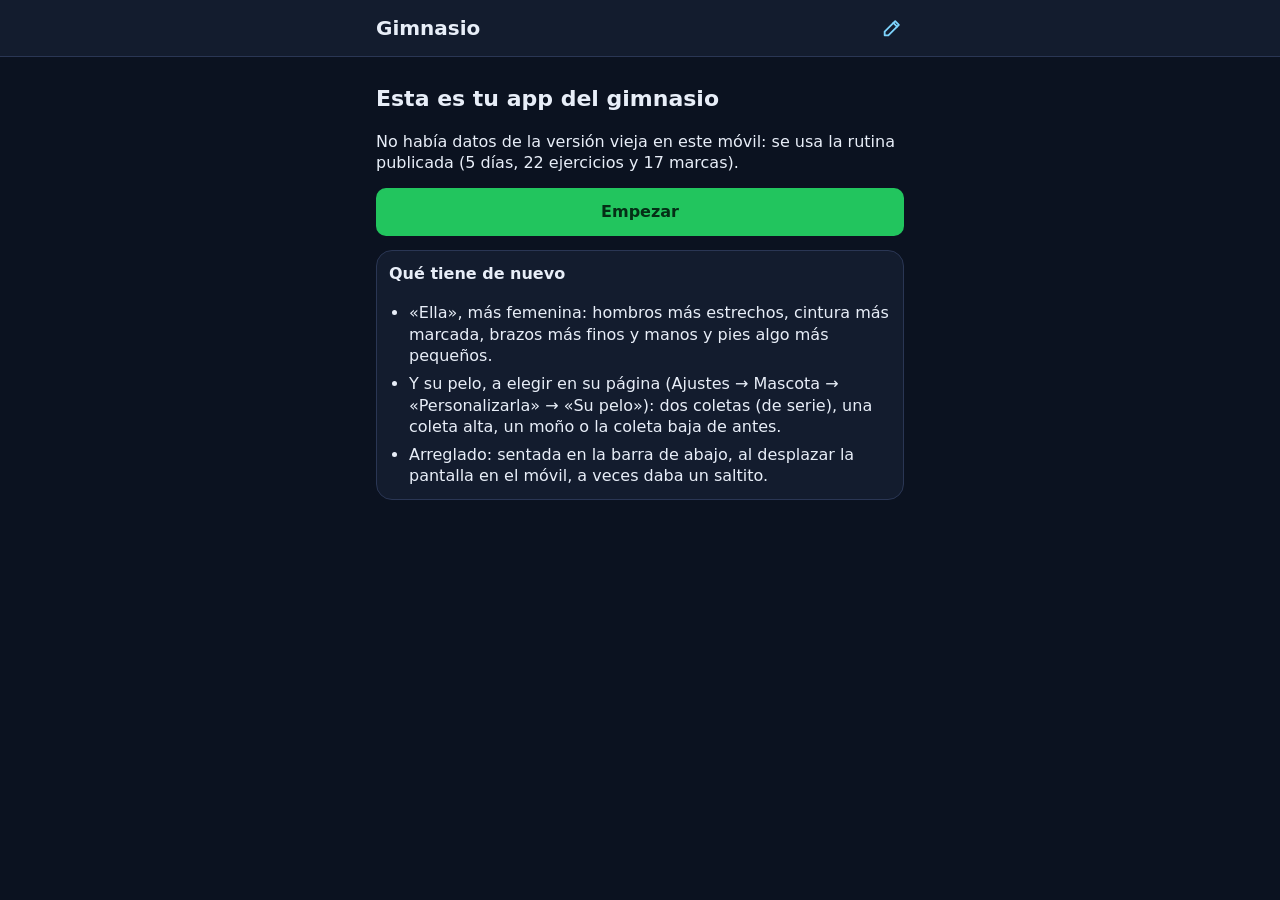
<file: index.html>
<!doctype html>
<html lang="es">
<head>
  <meta charset="utf-8">
  <meta name="viewport" content="width=device-width, initial-scale=1, viewport-fit=cover">
  <meta http-equiv="Content-Security-Policy" content="default-src 'self'; script-src 'self'; style-src 'self'; img-src 'self' https: data: blob:; media-src 'self' blob:; connect-src 'self' https://*.ts.net; worker-src 'self'; manifest-src 'self'; object-src 'none'; base-uri 'none'; form-action 'none'">
  <meta name="color-scheme" content="light dark">
  <meta name="theme-color" content="#ffffff" media="(prefers-color-scheme: light)">
  <meta name="theme-color" content="#131c2e" media="(prefers-color-scheme: dark)">
  <meta name="description" content="App del gimnasio: apunta series, descansos y marcas.">
  <!-- La misma versión que js/version.js y sw.js: si el HTML y el JavaScript no coinciden, la app no arranca a medias. -->
  <meta name="gym-beta-version" content="1.5.1">
  <link rel="manifest" href="./manifest.json">
  <link rel="icon" href="./icon.svg" type="image/svg+xml">
  <link rel="apple-touch-icon" href="./icon.svg">
  <!-- «?1»: el service worker de la app vieja guardó «styles.css» a secas; la primera vez que se abre esta, aún puede
       mandar él y, con otra dirección, no le da la hoja vieja. No hay que cambiarlo en cada versión. -->
  <link rel="stylesheet" href="./styles.css?1">
  <title>Gym</title>
</head>
<body class="arrancando">
  <header class="cabecera" id="cabecera">
    <div class="cabecera-fila">
      <p class="marca"><span class="marca-nombre">Gimnasio</span></p>
      <!-- El lápiz: apuntar un fallo o una idea desde cualquier pantalla (antes, «BETA»; el id se queda). -->
      <button type="button" class="boton-apuntar" id="boton-beta" aria-label="Apuntar un fallo o una idea" title="Apuntar un fallo o una idea">
        <svg class="icono" viewBox="0 0 24 24" width="22" height="22" fill="none" stroke="currentColor" stroke-width="2" stroke-linecap="round" stroke-linejoin="round" aria-hidden="true" focusable="false"><path d="M4 20h4L19.5 8.5l-4-4L4 16z"/><path d="M13.5 6.5l4 4"/></svg>
      </button>
    </div>
    <div class="fila-dias" id="fila-dias" role="group" aria-label="Días de la rutina" hidden></div>
  </header>

  <main id="pantalla" class="pantalla" tabindex="-1">
    <p class="cargando">Cargando…</p>
  </main>

  <div id="barra-descanso" class="barra-descanso" role="region" aria-label="Descanso" hidden></div>
  <div id="avisos" class="avisos" aria-live="polite"></div>

  <nav id="nav" class="nav" aria-label="Secciones">
    <button type="button" class="nav-boton" data-accion="ir-entreno">
      <svg class="icono" viewBox="0 0 24 24" width="24" height="24" fill="none" stroke="currentColor" stroke-width="2" stroke-linecap="round" stroke-linejoin="round" aria-hidden="true" focusable="false"><path d="M6.5 7.5v9"/><path d="M17.5 7.5v9"/><path d="M3.5 10v4"/><path d="M20.5 10v4"/><path d="M6.5 12h11"/></svg>
      <span>Entreno</span>
    </button>
    <button type="button" class="nav-boton" data-accion="ir-historial">
      <svg class="icono" viewBox="0 0 24 24" width="24" height="24" fill="none" stroke="currentColor" stroke-width="2" stroke-linecap="round" stroke-linejoin="round" aria-hidden="true" focusable="false"><path d="M4 19.5h16"/><path d="M5.5 15.5l4-5 3.5 3 5.5-7"/></svg>
      <span>Historial</span>
    </button>
    <button type="button" class="nav-boton" data-accion="ir-rutina">
      <svg class="icono" viewBox="0 0 24 24" width="24" height="24" fill="none" stroke="currentColor" stroke-width="2" stroke-linecap="round" stroke-linejoin="round" aria-hidden="true" focusable="false"><path d="M4 5.5h16v14H4z"/><path d="M4 10h16"/><path d="M8.5 3v4"/><path d="M15.5 3v4"/></svg>
      <span>Rutina</span>
    </button>
    <button type="button" class="nav-boton" data-accion="ir-ajustes">
      <svg class="icono" viewBox="0 0 24 24" width="24" height="24" fill="none" stroke="currentColor" stroke-width="2" stroke-linecap="round" stroke-linejoin="round" aria-hidden="true" focusable="false"><path d="M4 7h9"/><path d="M17 7h3"/><path d="M4 17h3"/><path d="M11 17h9"/><path d="M15 4.5v5"/><path d="M9 14.5v5"/></svg>
      <span>Ajustes</span>
    </button>
  </nav>

  <div id="capa-fin" class="capa-fin" role="status" hidden></div>
  <div id="anuncios" class="solo-lector" aria-live="polite"></div>
  <noscript><p class="noscript">La app necesita JavaScript.</p></noscript>

  <script src="./js/vigia.js"></script>
  <script type="module" src="./js/app.js"></script>
</body>
</html>
</file>
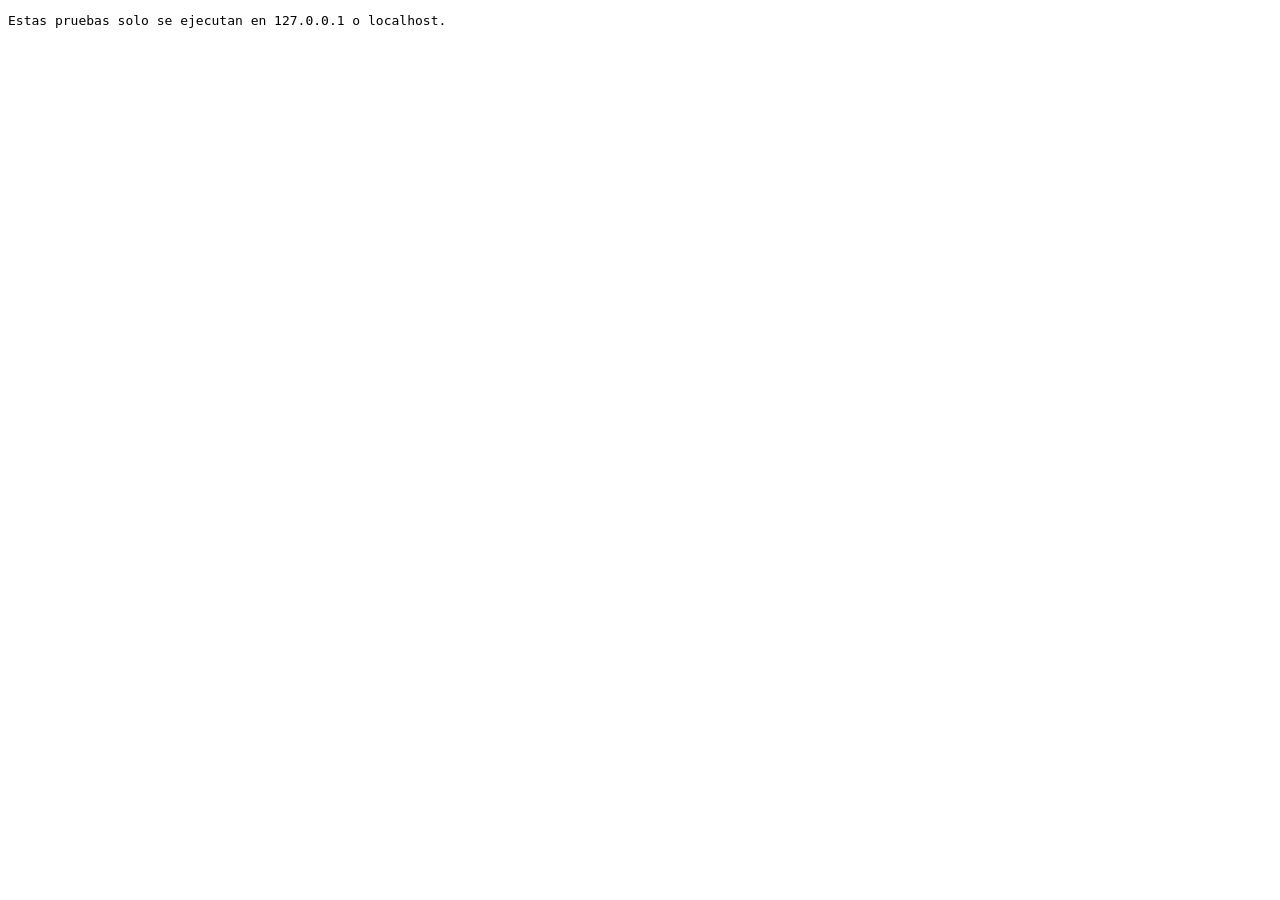
<file: tests/index.html>
<!doctype html>
<html lang="es">
<head>
  <meta charset="utf-8">
  <meta name="viewport" content="width=device-width, initial-scale=1">
  <meta name="robots" content="noindex">
  <title>Pruebas de Gym</title>
</head>
<body>
  <pre id="resultado">Cargando las pruebas…</pre>
  <script type="module">
    // Primero, la dirección: estas pruebas solo corren en 127.0.0.1 o localhost (tests/ se publica y comparte
    // dirección con los datos reales). Las suites se cargan después con import() dinámico. La app se carga siempre
    // con «?sinsw»: su service worker se prueba aparte, en tests/sw.html.
    const local = ["127.0.0.1", "localhost"].includes(location.hostname);
    if (!local) {
      document.getElementById("resultado").textContent = "Estas pruebas solo se ejecutan en 127.0.0.1 o localhost.";
    } else {
      const comun = await import("./comun.js");
      document.getElementById("resultado").textContent = "";
      const pedidas = new URLSearchParams(location.search).get("solo");
      const todas = ["logica", "datos-rotos", "seguridad", "interfaz", "descanso", "avisos-pc", "copia-pc", "sonido", "extras", "correcciones", "movimiento", "borrador", "beta", "mascota", "mascota-d139"];
      const suites = pedidas ? pedidas.split(",").filter((s) => todas.includes(s)) : todas;
      comun.guardarNormal();
      for (const nombre of suites) {
        comun.suite(nombre);
        try {
          const modulo = await import(`./${nombre}.js`);
          await modulo.ejecutar(comun);
        } catch (err) {
          comun.caso(false, `excepción en ${nombre}: ${err?.message || err}`);
        }
        comun.restaurarNormal();
        for (const f of document.querySelectorAll("iframe")) f.remove();
        comun.nota(`peticiones de espera hasta aquí: ${comun.contarSondeos()}`);
      }
      comun.suite("");
      await comun.limpiarBeta();
      comun.restaurarNormal();
      // El presupuesto de probar.py es de 120 s de tiempo virtual: si esto se acerca, hay que lanzar las suites aparte.
      comun.nota(`tiempo virtual usado: ${Math.round(performance.now() / 1000)} s`);
      comun.fin();
    }
  </script>
</body>
</html>
</file>
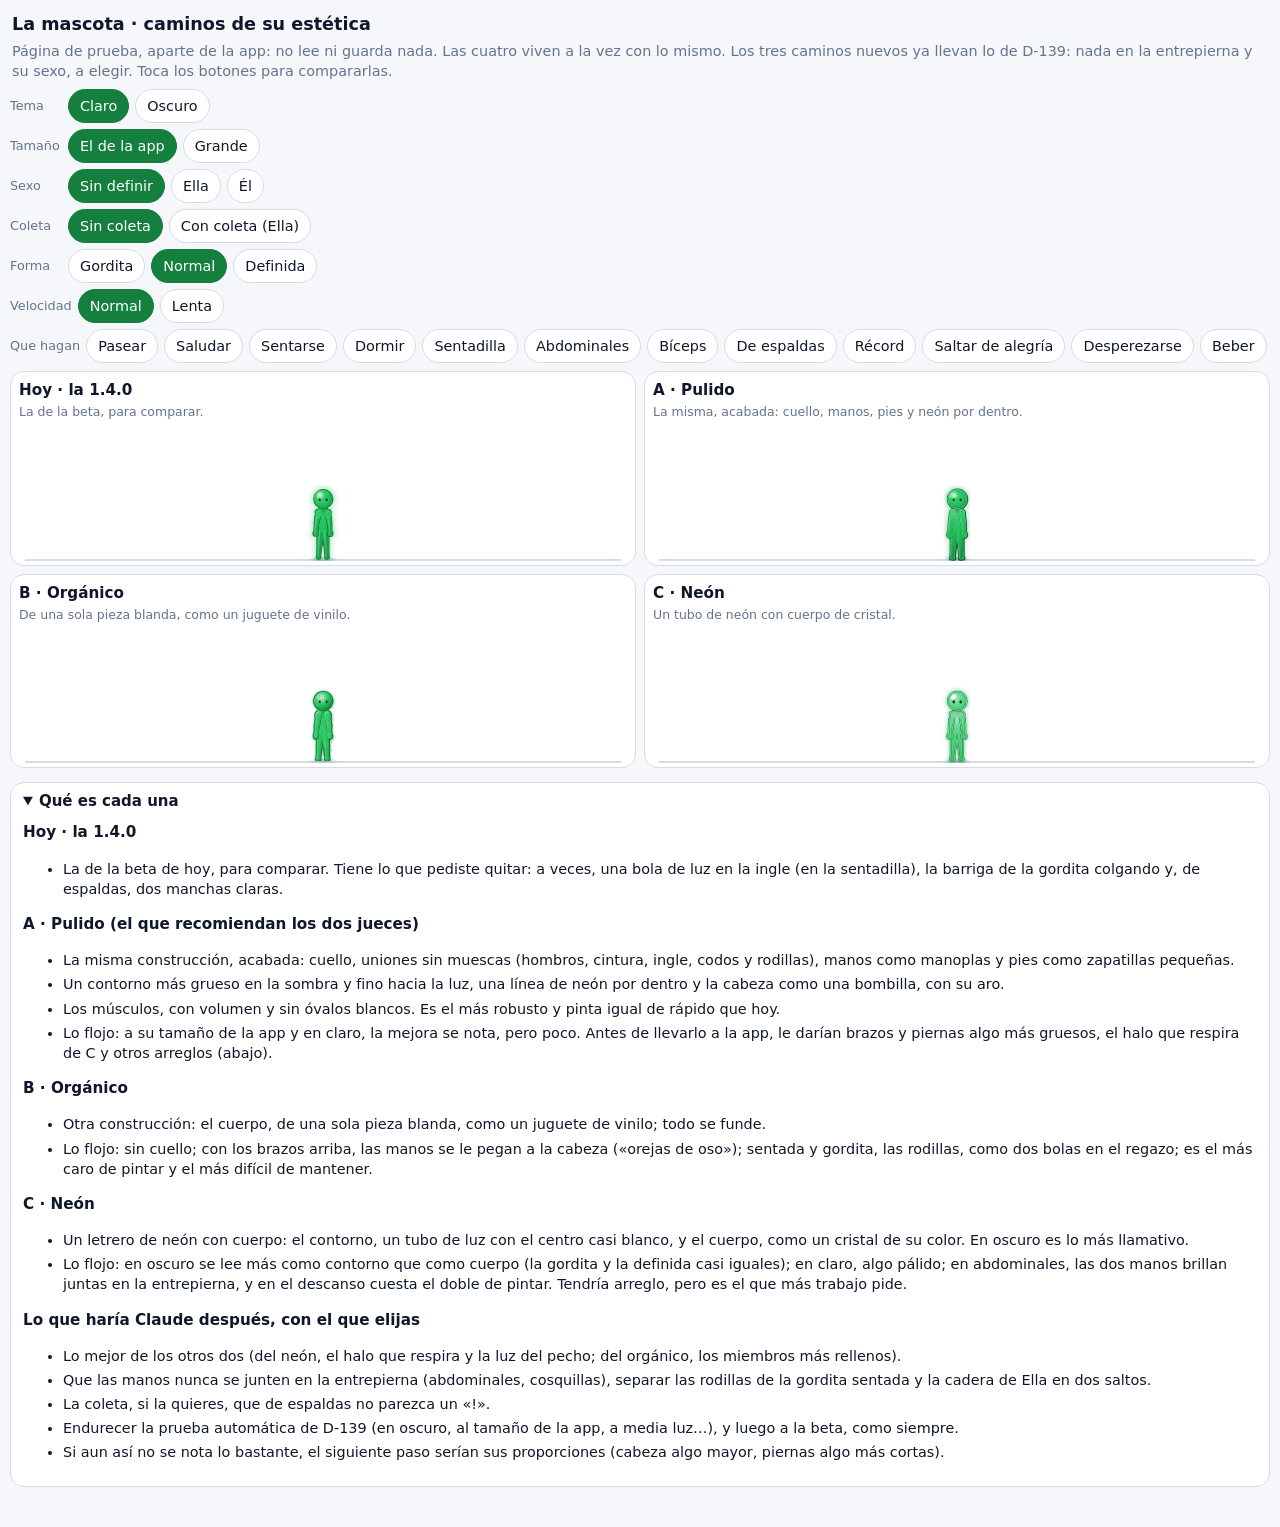
<file: bocetos/estetica/index.html>
<!doctype html>
<html lang="es">
<head>
<meta charset="utf-8">
<meta name="viewport" content="width=device-width, initial-scale=1, viewport-fit=cover">
<meta name="robots" content="noindex">
<title>La mascota · caminos de su estética · Gym</title>
<style>
:root {
  color-scheme: light dark;
  --fondo: light-dark(#f5f7fb, #0b1220);
  --superficie: light-dark(#ffffff, #131c2e);
  --borde: light-dark(#d5dce8, #2a3654);
  --texto: light-dark(#0f172a, #e8eef8);
  --suave: light-dark(#64748b, #94a3b8);
  --acento: light-dark(#15803d, #22c55e);
  --sobre-acento: light-dark(#ffffff, #052e16);
}
[data-tema="claro"] { color-scheme: light; }
[data-tema="oscuro"] { color-scheme: dark; }
* { box-sizing: border-box; }
html, body { margin: 0; }
body {
  background: var(--fondo); color: var(--texto); padding: 10px 10px 40px;
  font: 15px/1.4 system-ui, -apple-system, "Segoe UI", Roboto, "Noto Sans", sans-serif; -webkit-tap-highlight-color: transparent;
}
h1 { font-size: 1.1rem; margin: 2px 2px 4px; }
p.intro { margin: 0 2px 8px; color: var(--suave); font-size: .9rem; }
.controles { display: flex; flex-wrap: wrap; gap: 6px; align-items: center; margin: 0 0 6px; }
.controles span { font-size: .8rem; color: var(--suave); min-width: 52px; }
button {
  font: inherit; font-size: .9rem; color: var(--texto); background: var(--superficie); border: 1px solid var(--borde);
  border-radius: 999px; padding: 4px 11px; min-height: 34px; cursor: pointer;
}
button[aria-pressed="true"] { background: var(--acento); color: var(--sobre-acento); border-color: var(--acento); }
#caminos { display: grid; grid-template-columns: repeat(2, minmax(0, 1fr)); gap: 8px; margin-top: 8px; }
#caminos.grande { grid-template-columns: minmax(0, 1fr); }
.camino { background: var(--superficie); border: 1px solid var(--borde); border-radius: 14px; padding: 8px 8px 4px; overflow: hidden; }
.camino h2 { font-size: .95rem; margin: 0; }
.camino .que { font-size: .78rem; color: var(--suave); margin: 2px 0 0; min-height: 2.2em; }
.camino canvas { display: block; margin: 0 auto; touch-action: manipulation; }
.camino .suelo { border-top: 2px solid var(--borde); margin: -2px 6px 0; }
details { margin-top: 14px; background: var(--superficie); border: 1px solid var(--borde); border-radius: 14px; padding: 8px 12px; }
summary { font-weight: 600; cursor: pointer; }
details li { margin: 4px 0; font-size: .9rem; }
details h3 { font-size: .95rem; margin: 10px 0 2px; }
.error { color: #b91c1c; font-size: .8rem; }
</style>
</head>
<body>
<h1>La mascota · caminos de su estética</h1>
<p class="intro">Página de prueba, aparte de la app: no lee ni guarda nada. Las cuatro viven a la vez con lo mismo. Los tres caminos nuevos ya llevan lo de D-139: nada en la entrepierna y su sexo, a elegir. Toca los botones para compararlas.</p>

<div class="controles" data-grupo="tema"><span>Tema</span><button data-v="claro">Claro</button><button data-v="oscuro">Oscuro</button></div>
<div class="controles" data-grupo="tamano"><span>Tamaño</span><button data-v="real">El de la app</button><button data-v="grande">Grande</button></div>
<div class="controles" data-grupo="sexo"><span>Sexo</span><button data-v="neutro">Sin definir</button><button data-v="ella">Ella</button><button data-v="el">Él</button></div>
<div class="controles" data-grupo="coleta"><span>Coleta</span><button data-v="no">Sin coleta</button><button data-v="si">Con coleta (Ella)</button></div>
<div class="controles" data-grupo="forma"><span>Forma</span><button data-v="0.05">Gordita</button><button data-v="0.45">Normal</button><button data-v="1">Definida</button></div>
<div class="controles" data-grupo="velocidad"><span>Velocidad</span><button data-v="1">Normal</button><button data-v="0.35">Lenta</button></div>
<div class="controles" id="gestos"><span>Que hagan</span>
  <button data-g="pasear">Pasear</button><button data-g="saludo">Saludar</button><button data-g="sentarse">Sentarse</button>
  <button data-g="dormir">Dormir</button><button data-g="cuadriceps">Sentadilla</button><button data-g="abdominales">Abdominales</button>
  <button data-g="biceps">Bíceps</button><button data-g="espalda">De espaldas</button><button data-g="record">Récord</button>
  <button data-g="saltoAlegria">Saltar de alegría</button><button data-g="desperezarse">Desperezarse</button><button data-g="beber">Beber</button>
</div>

<div id="caminos"></div>

<details open>
<summary>Qué es cada una</summary>
<h3>Hoy · la 1.4.0</h3>
<ul><li>La de la beta de hoy, para comparar. Tiene lo que pediste quitar: a veces, una bola de luz en la ingle (en la sentadilla), la barriga de la gordita colgando y, de espaldas, dos manchas claras.</li></ul>
<h3>A · Pulido (el que recomiendan los dos jueces)</h3>
<ul>
<li>La misma construcción, acabada: cuello, uniones sin muescas (hombros, cintura, ingle, codos y rodillas), manos como manoplas y pies como zapatillas pequeñas.</li>
<li>Un contorno más grueso en la sombra y fino hacia la luz, una línea de neón por dentro y la cabeza como una bombilla, con su aro.</li>
<li>Los músculos, con volumen y sin óvalos blancos. Es el más robusto y pinta igual de rápido que hoy.</li>
<li>Lo flojo: a su tamaño de la app y en claro, la mejora se nota, pero poco. Antes de llevarlo a la app, le darían brazos y piernas algo más gruesos, el halo que respira de C y otros arreglos (abajo).</li>
</ul>
<h3>B · Orgánico</h3>
<ul>
<li>Otra construcción: el cuerpo, de una sola pieza blanda, como un juguete de vinilo; todo se funde.</li>
<li>Lo flojo: sin cuello; con los brazos arriba, las manos se le pegan a la cabeza («orejas de oso»); sentada y gordita, las rodillas, como dos bolas en el regazo; es el más caro de pintar y el más difícil de mantener.</li>
</ul>
<h3>C · Neón</h3>
<ul>
<li>Un letrero de neón con cuerpo: el contorno, un tubo de luz con el centro casi blanco, y el cuerpo, como un cristal de su color. En oscuro es lo más llamativo.</li>
<li>Lo flojo: en oscuro se lee más como contorno que como cuerpo (la gordita y la definida casi iguales); en claro, algo pálido; en abdominales, las dos manos brillan juntas en la entrepierna, y en el descanso cuesta el doble de pintar. Tendría arreglo, pero es el que más trabajo pide.</li>
</ul>
<h3>Lo que haría Claude después, con el que elijas</h3>
<ul>
<li>Lo mejor de los otros dos (del neón, el halo que respira y la luz del pecho; del orgánico, los miembros más rellenos).</li>
<li>Que las manos nunca se junten en la entrepierna (abdominales, cosquillas), separar las rodillas de la gordita sentada y la cadera de Ella en dos saltos.</li>
<li>La coleta, si la quieres, que de espaldas no parezca un «!».</li>
<li>Endurecer la prueba automática de D-139 (en oscuro, al tamaño de la app, a media luz…), y luego a la beta, como siempre.</li>
<li>Si aun así no se nota lo bastante, el siguiente paso serían sus proporciones (cabeza algo mayor, piernas algo más cortas).</li>
</ul>
</details>

<script type="module">
// Bocetos (no es la app): cuatro caminos del dibujo de la mascota, vivos a la vez. Cada camino es una carpeta hermana
// con su copia de js/mascota (y util.js). No lee ni guarda nada.
const CAMINOS = [
  { id: "base", titulo: "Hoy · la 1.4.0", que: "La de la beta, para comparar." },
  { id: "pulido", titulo: "A · Pulido", que: "La misma, acabada: cuello, manos, pies y neón por dentro." },
  { id: "organico", titulo: "B · Orgánico", que: "De una sola pieza blanda, como un juguete de vinilo." },
  { id: "neon", titulo: "C · Neón", que: "Un tubo de neón con cuerpo de cristal." },
];
const oscuroDeSerie = matchMedia("(prefers-color-scheme: dark)").matches;
const estado = { tema: oscuroDeSerie ? "oscuro" : "claro", tamano: "real", sexo: "neutro", coleta: "no", forma: "0.45", velocidad: "1" };
const vivas = [];

function semilla(n) {
  let a = n;
  return () => { a = (a + 0x6d2b79f5) | 0; let x = Math.imul(a ^ (a >>> 15), 1 | a); x = (x + Math.imul(x ^ (x >>> 7), 61 | x)) ^ x; return ((x ^ (x >>> 14)) >>> 0) / 4294967296; };
}
function aplicar(v) {
  v.traje.tema = estado.tema;
  v.m.forma = Number(estado.forma);
  v.m.sexo = estado.sexo;
  v.m.coleta = estado.sexo === "ella" && estado.coleta === "si";
}
async function montar() {
  const caja = document.getElementById("caminos");
  caja.className = estado.tamano === "grande" ? "grande" : "";
  caja.textContent = "";
  vivas.length = 0;
  const grande = estado.tamano === "grande";
  for (const c of CAMINOS) {
    const tarjeta = document.createElement("section");
    tarjeta.className = "camino";
    tarjeta.innerHTML = `<h2></h2><p class="que"></p><canvas></canvas><div class="suelo"></div>`;
    tarjeta.querySelector("h2").textContent = c.titulo;
    tarjeta.querySelector(".que").textContent = c.que;
    caja.append(tarjeta);
    const lienzo = tarjeta.querySelector("canvas");
    const w = Math.floor(tarjeta.clientWidth - 16);
    const h = grande ? 300 : 130;
    lienzo.style.width = `${w}px`;
    lienzo.style.height = `${h}px`;
    try {
      const { crearMascota } = await import(`./${c.id}/mascota/cerebro.js`);
      const { crearTrajeNeon } = await import(`./${c.id}/mascota/traje-neon.js`);
      const traje = crearTrajeNeon(lienzo);
      traje.medidas(w, h, Math.min(3, window.devicePixelRatio || 1));
      const suelo = h - 2;
      const m = crearMascota({ superficies: () => [{ id: "s", x1: 8, x2: w - 8, y: suelo }], escala: grande ? 1.45 : 0.55, azar: semilla(7) });
      const v = { m, traje };
      aplicar(v);
      vivas.push(v);
    } catch (e) {
      const p = document.createElement("p");
      p.className = "error";
      p.textContent = `No se pudo cargar: ${e.message}`;
      tarjeta.append(p);
    }
  }
}
function marcar() {
  document.documentElement.dataset.tema = estado.tema;
  for (const g of document.querySelectorAll(".controles[data-grupo]")) {
    for (const b of g.querySelectorAll("button")) b.setAttribute("aria-pressed", String(b.dataset.v === estado[g.dataset.grupo]));
  }
}
for (const g of document.querySelectorAll(".controles[data-grupo]")) {
  g.addEventListener("click", (e) => {
    const b = e.target.closest("button");
    if (!b) return;
    const grupo = g.dataset.grupo;
    estado[grupo] = b.dataset.v;
    if (grupo === "coleta" && b.dataset.v === "si") estado.sexo = "ella";
    marcar();
    if (grupo === "tamano") montar(); else for (const v of vivas) aplicar(v);
  });
}
document.getElementById("gestos").addEventListener("click", (e) => {
  const b = e.target.closest("button");
  if (!b) return;
  for (const v of vivas) { try { v.m.hacer(b.dataset.g); } catch { /* ese camino no lo tiene */ } }
});
let antes = performance.now();
function fotograma(ahora) {
  const dt = Math.min(0.05, (ahora - antes) / 1000) * Number(estado.velocidad);
  antes = ahora;
  for (const v of vivas) {
    const f = v.m.paso(dt);
    if (f) v.traje.dibujar(f);
  }
  requestAnimationFrame(fotograma);
}
marcar();
await montar();
requestAnimationFrame(fotograma);
</script>
</body>
</html>
</file>
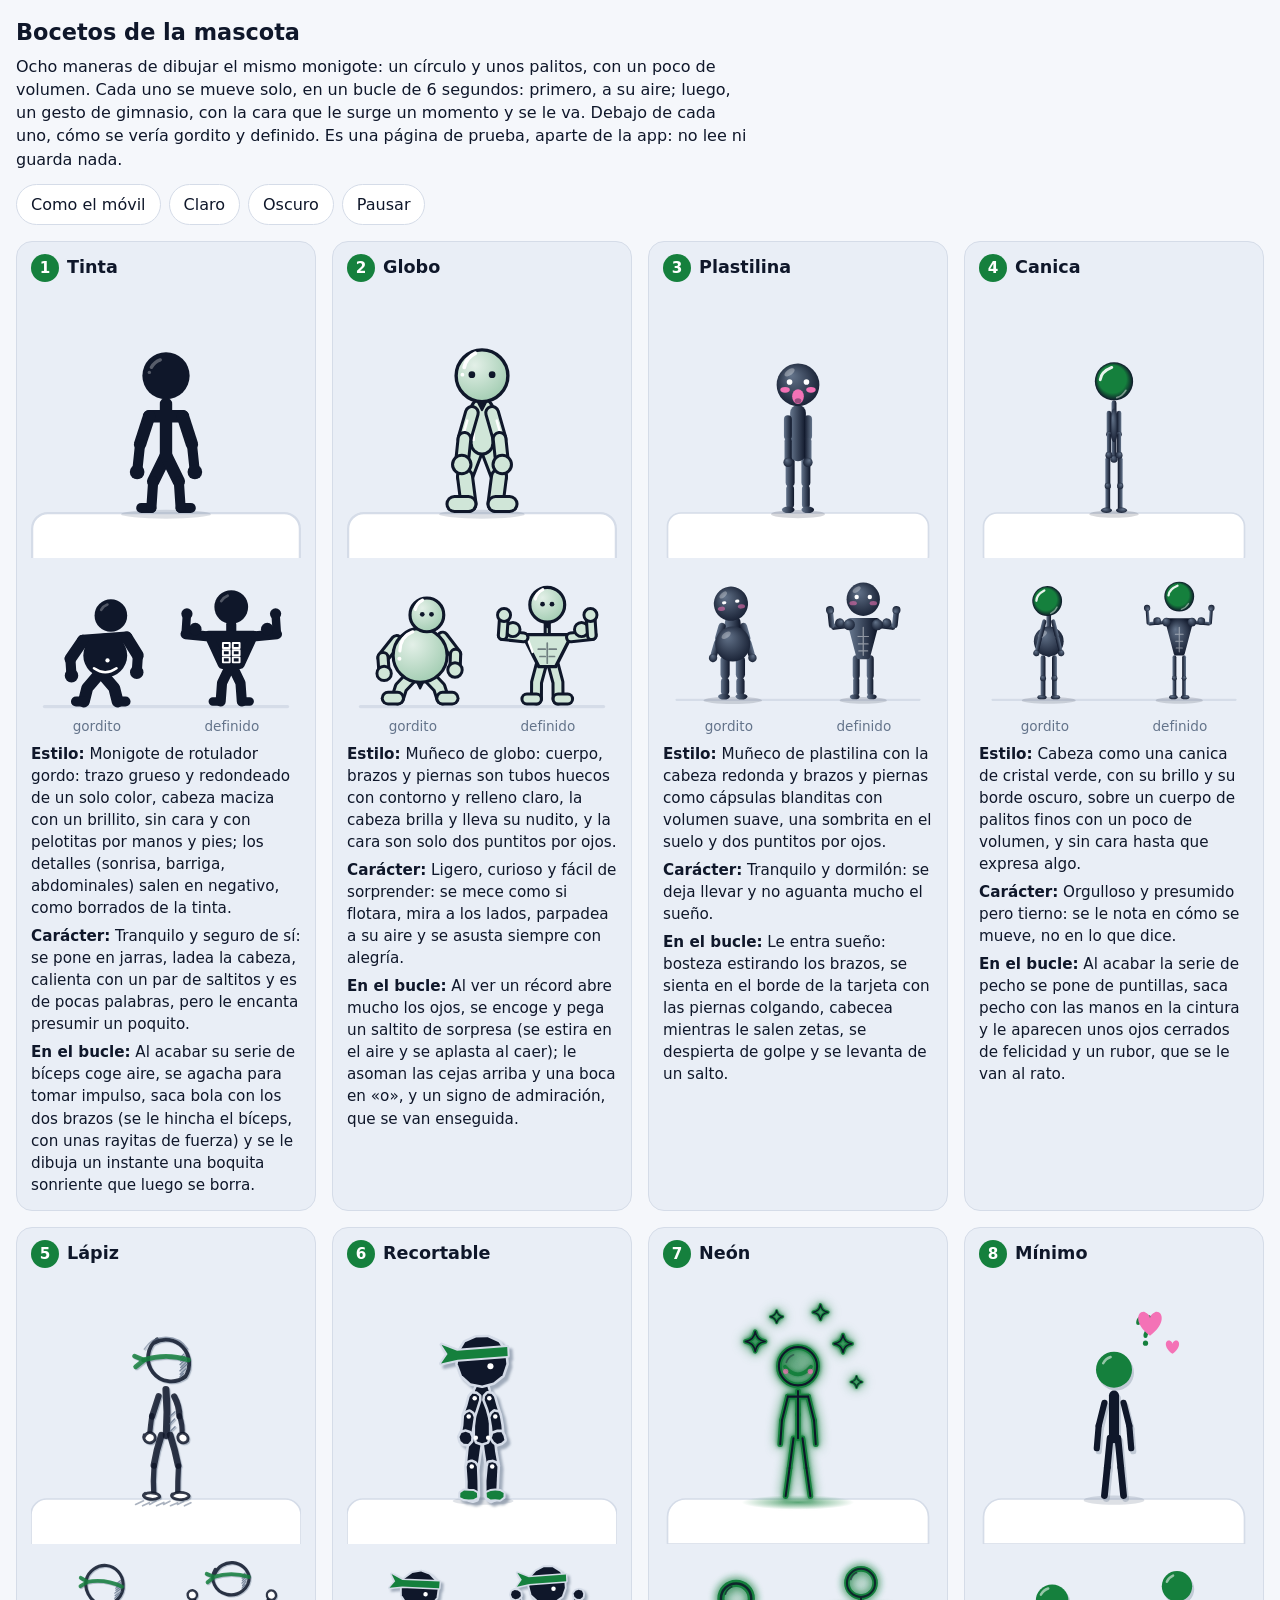
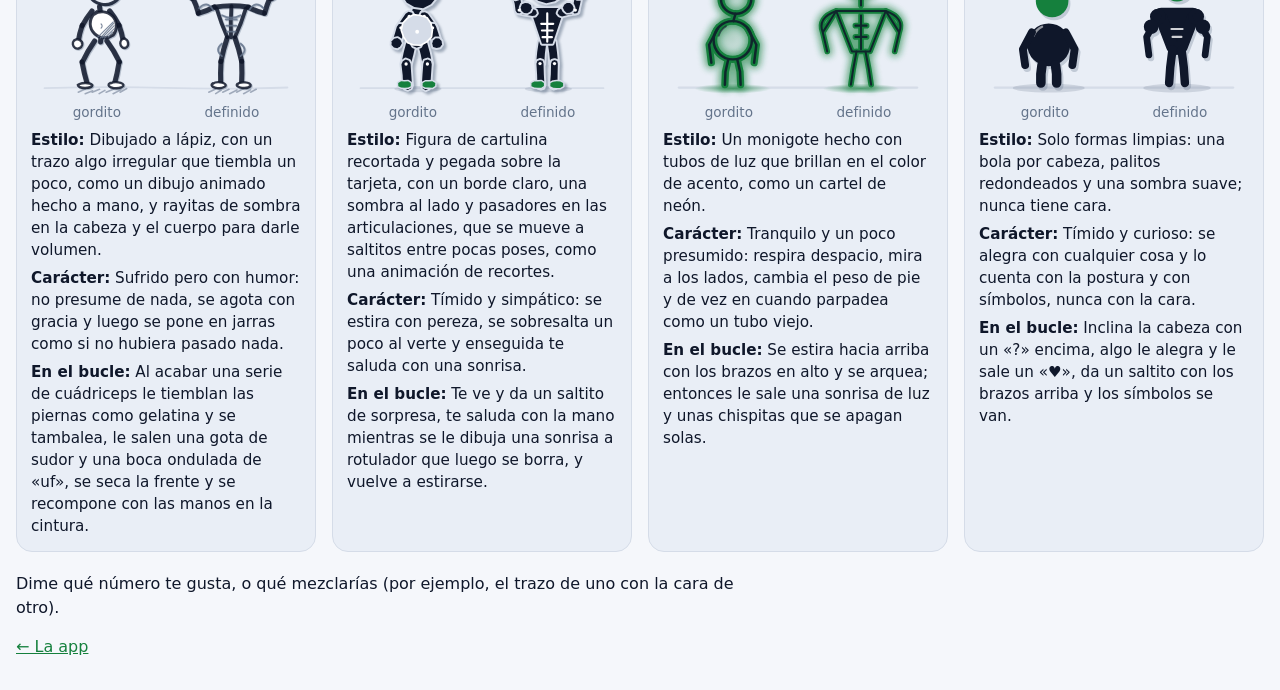
<file: bocetos/mascota.html>
<!doctype html>
<html lang="es">
<head>
<meta charset="utf-8">
<meta name="viewport" content="width=device-width, initial-scale=1">
<meta name="robots" content="noindex">
<title>Bocetos de la mascota · Gym</title>
<style>
:root {
  color-scheme: light dark;
  --fondo: light-dark(#f5f7fb, #0b1220);
  --superficie: light-dark(#ffffff, #131c2e);
  --borde: light-dark(#d5dce8, #2a3654);
  --texto: light-dark(#0f172a, #e8eef8);
  --tinta: light-dark(#0f172a, #e8eef8);
  --suave: light-dark(#64748b, #94a3b8);
  --acento: light-dark(#15803d, #22c55e);
  --rubor: light-dark(#f472b6, #f9a8d4);
  --marco: light-dark(#e9eef6, #0f1729);
}
body { margin: 0; background: var(--fondo); color: var(--texto); font: 16px/1.45 system-ui, sans-serif; }
main { max-width: 1280px; margin: 0 auto; padding: 16px; }
h1 { font-size: 1.4rem; margin: 0 0 .4rem; }
.intro { margin: 0 0 .8rem; max-width: 46rem; }
.controles { display: flex; flex-wrap: wrap; gap: 8px; margin: 0 0 16px; }
.controles button { font: inherit; padding: 8px 14px; border-radius: 999px; border: 1px solid var(--borde);
  background: var(--superficie); color: var(--texto); }
.rejilla { display: grid; gap: 16px; grid-template-columns: repeat(auto-fill, minmax(290px, 1fr)); }
.boceto { background: var(--marco); border: 1px solid var(--borde); border-radius: 16px; padding: 12px 14px 14px; }
.boceto h2 { font-size: 1.1rem; margin: 0 0 6px; display: flex; align-items: center; gap: 8px; }
.num { display: inline-grid; place-items: center; width: 28px; height: 28px; border-radius: 50%;
  background: var(--acento); color: light-dark(#fff, #052e16); font-size: .95rem; }
.escena svg { display: block; width: 100%; height: auto; aspect-ratio: 1; }
.forma { margin-top: 4px; }
.forma svg { display: block; width: 100%; height: auto; }
.etiquetas { display: flex; justify-content: space-around; font-size: .85rem; color: var(--suave); margin-top: -2px; }
.boceto p { margin: 6px 0 0; font-size: .95rem; }
body.pausa .boceto svg, body.pausa .boceto svg * { animation-play-state: paused !important; }
footer { margin: 20px 0 8px; max-width: 46rem; }
a { color: var(--acento); }
</style>
</head>
<body>
<main>
<h1>Bocetos de la mascota</h1>
<p class="intro">Ocho maneras de dibujar el mismo monigote: un círculo y unos palitos, con un poco de volumen.
Cada uno se mueve solo, en un bucle de 6 segundos: primero, a su aire; luego, un gesto de gimnasio, con la cara
que le surge un momento y se le va. Debajo de cada uno, cómo se vería gordito y definido.
Es una página de prueba, aparte de la app: no lee ni guarda nada.</p>
<div class="controles">
  <button type="button" data-tema="light dark">Como el móvil</button>
  <button type="button" data-tema="light">Claro</button>
  <button type="button" data-tema="dark">Oscuro</button>
  <button type="button" id="pausa">Pausar</button>
</div>
<div class="rejilla">

<article class="boceto" id="b1">
  <h2><span class="num">1</span> Tinta</h2>
  <div class="escena"><svg xmlns="http://www.w3.org/2000/svg" viewBox="0 0 240 240">
<style>
[class*=b1-]{animation-duration:6s;animation-timing-function:ease-in-out;animation-iteration-count:infinite}
.b1-k{fill:none;stroke:var(--tinta,#0f172a);stroke-linecap:round;stroke-linejoin:round}
.b1-g{stroke-width:11}.b1-d{stroke-width:9}
.b1-r{fill:var(--tinta,#0f172a)}
.b1-tarjeta{fill:var(--superficie,#ffffff);stroke:var(--borde,#d5dce8);stroke-width:2}
.b1-sombra{fill:var(--suave,#64748b);opacity:.22;transform-origin:120px 201px;animation-name:b1-sombra}
.b1-brillo{fill:none;stroke:var(--superficie,#ffffff);stroke-width:3;stroke-linecap:round;opacity:.3}
.b1-punto{fill:var(--superficie,#ffffff);opacity:.3}
.b1-boca{fill:none;stroke:var(--superficie,#ffffff);stroke-width:3.4;stroke-linecap:round;stroke-dasharray:1 2;stroke-dashoffset:1.3;opacity:0;animation-name:b1-boca}
.b1-ch{stroke-width:6}
.b1-cuerpo{transform-origin:120px 200px;animation-name:b1-cuerpo}
.b1-pelvis{animation-name:b1-pelvis}
.b1-muslo{transform-origin:120px 148.7px;animation-name:b1-muslo}
.b1-espinilla{transform-origin:108.57px 172.05px;animation-name:b1-espinilla}
.b1-tronco{transform-origin:120px 148.7px;animation-name:b1-tronco}
.b1-cabeza{transform-origin:120px 100px;animation-name:b1-cabeza}
.b1-hombro{transform-origin:105px 114px;animation-name:b1-hombro}
.b1-codo{transform-origin:96.97px 138.73px;animation-name:b1-codo}
.b1-bola{transform:scale(0);transform-origin:94.16px 126.52px;animation-name:b1-bola}
.b1-chis{opacity:0;transform:scale(.6);transform-origin:79.14px 111.28px;animation-name:b1-chispa}
@keyframes b1-cuerpo{0%,22%,55%,62.8%,78%,85.5%,100%{transform:scale(1,1)}8%,40%{transform:scale(1,1.01)}58.2%{transform:scale(1.02,.97);animation-timing-function:ease-out}59.8%{transform:scale(.97,1.04)}61.3%{transform:scale(1.01,.99)}80.5%{transform:scale(1.02,.97)}83%{transform:scale(.99,1.01)}}
@keyframes b1-pelvis{0%,22%,46%,55%,62.8%,78%,85.5%,100%{transform:translateY(0px)}8%{transform:translateY(-.4px)}48.2%,52.5%{transform:translateY(2.5px)}50.5%,83%{transform:translateY(-.3px)}58.2%{transform:translateY(6.5px);animation-timing-function:ease-out}59.8%{transform:translateY(-.8px)}61.3%{transform:translateY(.4px)}80.5%{transform:translateY(3px)}}
@keyframes b1-muslo{0%,22%,46%,55%,62.8%,78%,85.5%,100%{transform:rotate(0deg)}8%{transform:rotate(-2.6deg)}48.2%,52.5%{transform:rotate(10.3deg)}50.5%,83%{transform:rotate(-1.9deg)}58.2%{transform:rotate(21.3deg);animation-timing-function:ease-out}59.8%{transform:rotate(-6.5deg)}61.3%{transform:rotate(2.1deg)}80.5%{transform:rotate(11.9deg)}}
@keyframes b1-espinilla{0%,22%,46%,55%,62.8%,78%,85.5%,100%{transform:rotate(0deg)}8%{transform:rotate(5.3deg)}48.2%,52.5%{transform:rotate(-20.1deg)}50.5%,83%{transform:rotate(3.8deg)}58.2%{transform:rotate(-40.2deg);animation-timing-function:ease-out}59.8%{transform:rotate(13.1deg)}61.3%{transform:rotate(-4.2deg)}80.5%{transform:rotate(-23.1deg)}}
@keyframes b1-tronco{0%,44%,55%,86%,100%{transform:translate(0px,0)rotate(0deg)scale(1,1)}5%{transform:translate(0px,0)rotate(0deg)scale(1.01,1.02)}9.5%{transform:translate(-1px,0)rotate(-1.8deg)scale(1,1.01)}14%{transform:translate(-1px,0)rotate(-1.8deg)scale(1,1)}22%{transform:translate(1.5px,0)rotate(2.5deg)scale(1,1)}30%{transform:translate(1.5px,0)rotate(2.5deg)scale(1.01,1.01)}38%{transform:translate(-1.5px,0)rotate(-2.5deg)scale(1,1)}58.2%{transform:translate(0px,0)rotate(0deg)scale(1.02,.97)}59.8%{transform:translate(0px,0)rotate(0deg)scale(1.03,1.06)}61.3%,63%,67.5%,72.5%,77.5%,79%{transform:translate(0px,0)rotate(0deg)scale(1.05,1.03)}65%,70%,75%{transform:translate(0px,0)rotate(0deg)scale(1.06,1.04)}81%{transform:translate(0px,0)rotate(0deg)scale(1,.97)}83.5%{transform:translate(0px,0)rotate(0deg)scale(1,1.01)}}
@keyframes b1-cabeza{0%,46%,55%,88%,100%{transform:translate(0,0px)rotate(0deg)}4%,50.5%,85%{transform:translate(0,-.5px)rotate(0deg)}9.5%,14%{transform:translate(0,0px)rotate(-7deg)}19%{transform:translate(0,0px)rotate(3deg)}22%,30%{transform:translate(0,0px)rotate(8deg)}38%{transform:translate(0,0px)rotate(-8deg)}44%{transform:translate(0,0px)rotate(-5deg)}48.2%,52.5%{transform:translate(0,2px)rotate(0deg)}58.2%{transform:translate(0,3.5px)rotate(-3deg)}59.8%{transform:translate(0,-3px)rotate(4deg)}62.8%,78%{transform:translate(0,-2px)rotate(3deg)}82%{transform:translate(0,1px)rotate(-2deg)}}
@keyframes b1-hombro{0%,14%,46%,55%,88%,100%{transform:rotate(0deg)}8%{transform:rotate(1.5deg)}22%,38%{transform:rotate(21deg)}44%{transform:rotate(-3deg)}48.2%{transform:rotate(10deg)}50.5%{transform:rotate(-2deg)}52.5%{transform:rotate(9deg)}58.2%{transform:rotate(10deg);animation-timing-function:ease-out}59.8%{transform:rotate(92deg)}61.3%,63%{transform:rotate(78deg)}65%,70%,75%{transform:rotate(79.2deg)}67.5%,72.5%,77.5%{transform:rotate(77.6deg)}79%{transform:rotate(79deg)}80.4%{transform:rotate(85deg)}82.8%{transform:rotate(-6deg)}85.3%{transform:rotate(2deg)}}
@keyframes b1-codo{0%,14%,46%,55%,88%,100%{transform:rotate(0deg)}22%,38%{transform:rotate(-78deg)}44%{transform:rotate(4deg)}48.2%{transform:rotate(-6deg)}50.5%{transform:rotate(2deg)}52.5%{transform:rotate(-5deg)}58.2%{transform:rotate(0deg);animation-timing-function:ease-out}59.8%{transform:rotate(116deg)}61.3%,63%{transform:rotate(100deg)}65%,70%,75%,79%{transform:rotate(102deg)}67.5%,72.5%,77.5%{transform:rotate(99.5deg)}80.4%{transform:rotate(106deg)}82.8%{transform:rotate(-9deg)}85.3%{transform:rotate(3deg)}}
@keyframes b1-bola{0%,58.6%,82.5%,100%{transform:scale(0)}59.8%{transform:scale(1.35)}61.5%,67.5%,72.5%,77.5%{transform:scale(1)}65%,75%{transform:scale(1.14)}70%{transform:scale(1.16)}79.5%{transform:scale(1.2)}}
@keyframes b1-chispa{0%,59.5%,100%{opacity:0;transform:scale(.6)}60.6%{opacity:1;transform:scale(1.15)}62.5%,70%,77.5%{opacity:1;transform:scale(1)}64%,72%,79%{opacity:0;transform:scale(1.2)}66.5%,74.5%{opacity:0;transform:scale(.7)}67.5%,75.5%{opacity:1;transform:scale(1.1)}}
@keyframes b1-boca{0%,60%,83.9%,100%{opacity:0;stroke-dashoffset:1.3}60.2%{opacity:1;stroke-dashoffset:1.3}63.6%,80%{opacity:1;stroke-dashoffset:0}83.6%{opacity:1;stroke-dashoffset:-1.3}83.8%{opacity:0;stroke-dashoffset:-1.3}}
@keyframes b1-sombra{0%,61.3%,85.5%,100%{transform:scale(1,1)}58.2%{transform:scale(1.08,1)}59.8%{transform:scale(.95,1)}80.5%{transform:scale(1.04,1)}}
</style>
<rect class="b1-tarjeta" x="1" y="200" width="238" height="60" rx="14"/>
<ellipse class="b1-sombra" cx="120" cy="201" rx="40" ry="4"/>
<g class="b1-cuerpo">
<path class="b1-k b1-d" d="M107 195.5H98M133 195.5H142"/>
<g class="b1-pelvis">
<g class="b1-muslo"><path class="b1-k b1-g" d="M120 148.7L108.57 172.05"/><g class="b1-espinilla"><path class="b1-k b1-d" d="M108.57 172.05L107 195.5"/></g></g><g transform="matrix(-1 0 0 1 240 0)"><g class="b1-muslo"><path class="b1-k b1-g" d="M120 148.7L108.57 172.05"/><g class="b1-espinilla"><path class="b1-k b1-d" d="M108.57 172.05L107 195.5"/></g></g></g>
<g class="b1-tronco">
<path class="b1-k b1-g" d="M120 103V148.7M105 114H135"/>
<g class="b1-hombro"><path class="b1-k b1-g" d="M105 114L96.97 138.73"/><circle class="b1-r b1-bola" cx="94.16" cy="126.52" r="7.5"/><g class="b1-codo"><path class="b1-k b1-d" d="M96.97 138.73L94.35 163.59"/><circle class="b1-r" cx="94.35" cy="163.59" r="6.5"/></g></g><g transform="matrix(-1 0 0 1 240 0)"><g class="b1-hombro"><path class="b1-k b1-g" d="M105 114L96.97 138.73"/><circle class="b1-r b1-bola" cx="94.16" cy="126.52" r="7.5"/><g class="b1-codo"><path class="b1-k b1-d" d="M96.97 138.73L94.35 163.59"/><circle class="b1-r" cx="94.35" cy="163.59" r="6.5"/></g></g></g>
<g class="b1-cabeza"><circle class="b1-r" cx="120" cy="78" r="21"/><path class="b1-brillo" d="M107 70.5A15 15 0 0 1 114.9 63.9"/><circle class="b1-punto" cx="105.2" cy="75" r="1.5"/><path class="b1-boca" pathLength="1" d="M112.5 82Q120 91.5 127.5 82"/></g>
</g>
</g>
<g class="b1-chis"><path class="b1-k b1-ch" d="M68.9 103.28L62.59 98.35M66.14 111.28L58.14 111.28M68.9 119.29L62.59 124.21"/></g><g transform="matrix(-1 0 0 1 240 0)"><g class="b1-chis"><path class="b1-k b1-ch" d="M68.9 103.28L62.59 98.35M66.14 111.28L58.14 111.28M68.9 119.29L62.59 124.21"/></g></g>
</g>
</svg></div>
  <div class="forma"><svg xmlns="http://www.w3.org/2000/svg" viewBox="0 0 240 140">
<style>
.b1-f-k{fill:none;stroke:var(--tinta,#0f172a);stroke-linecap:round;stroke-linejoin:round}
.b1-f-m{stroke-width:9}.b1-f-p{stroke-width:7.5}.b1-f-m2{stroke-width:10.5}.b1-f-p2{stroke-width:9}
.b1-f-v{stroke-width:8}
.b1-f-r{fill:var(--tinta,#0f172a)}
.b1-f-c{fill:none;stroke:var(--superficie,#fff);stroke-width:2.3;stroke-linecap:round}
.b1-f-cel{fill:none;stroke:var(--superficie,#fff);stroke-width:1.7;stroke-linejoin:round}
.b1-f-nav{fill:var(--superficie,#fff)}
.b1-f-brillo{fill:none;stroke:var(--superficie,#fff);stroke-width:2.4;stroke-linecap:round;opacity:.28}
.b1-f-suelo{fill:none;stroke:var(--borde,#d5dce8);stroke-width:3;stroke-linecap:round}
.b1-f-resp1{transform-origin:66px 90px;animation:b1-f-r1 6s ease-in-out infinite}
.b1-f-resp2{transform-origin:178px 128px;animation:b1-f-r2 6s ease-in-out infinite}
@keyframes b1-f-r1{0%,100%{transform:scale(1)}50%{transform:scale(1.035,1.03)}}
@keyframes b1-f-r2{0%,100%{transform:scale(1)}50%{transform:scale(1.006,1.014)}}

</style>
<path class="b1-f-suelo" d="M12 128.5H228"/>
<g><path class="b1-f-k b1-f-m2" d="M62 98L50 112L47 124M62 98L74 112L77 124"/><path class="b1-f-k b1-f-p2" d="M47 124H40 M77 124H84"/><path class="b1-f-k b1-f-m2" d="M46 70L85 67"/><path class="b1-f-k b1-f-m2" d="M46 70L35 86M85 67L95 83"/><path class="b1-f-k b1-f-p2" d="M35 86L36 101M95 83L94 98"/><circle class="b1-f-r" cx="36" cy="101" r="6"/><circle class="b1-f-r" cx="94" cy="98" r="6"/><g class="b1-f-resp1"><circle class="b1-f-r" cx="66" cy="83" r="19.5"/><path class="b1-f-c" d="M56 94.5Q66 101.5 76 94.5"/><circle class="b1-f-nav" cx="68" cy="87.5" r="1.9"/></g><circle class="b1-f-r" cx="71" cy="47.5" r="14.5"/><path class="b1-f-brillo" d="M62.4 42.5A10.6 10.6 0 0 1 67.9 37.8"/></g>
<g class="b1-f-resp2"><path class="b1-f-k b1-f-m" d="M178 90.5L169.8 107.5L168.6 124M178 90.5L186.2 107.5L187.4 124"/><path class="b1-f-k b1-f-p" d="M168.6 124H161.6 M187.4 124H194.4"/><path class="b1-f-k b1-f-m" d="M178 55.5V62"/><path class="b1-f-k b1-f-r b1-f-v" d="M158 65L198 65L186 91L170 91Z"/><path class="b1-f-cel" d="M170.6 72h6v4.4h-6zM179.4 72h6v4.4h-6zM170.6 78.4h6v4.4h-6zM179.4 78.4h6v4.4h-6zM170.6 84.8h6v4.4h-6zM179.4 84.8h6v4.4h-6z"/><path class="b1-f-k b1-f-m" d="M156 66L137.4 64.1"/><circle class="b1-f-r" cx="146" cy="59.7" r="5.6"/><path class="b1-f-k b1-f-p" d="M137.4 64.1L138.6 46.1"/><circle class="b1-f-r" cx="138.6" cy="46.1" r="5"/><path class="b1-f-k b1-f-m" d="M200 66L218.6 64.1"/><circle class="b1-f-r" cx="210" cy="59.7" r="5.6"/><path class="b1-f-k b1-f-p" d="M218.6 64.1L217.4 46.1"/><circle class="b1-f-r" cx="217.4" cy="46.1" r="5"/><circle class="b1-f-r" cx="178" cy="40" r="15"/><path class="b1-f-brillo" d="M169.1 34.8A11 11 0 0 1 174.8 30"/></g>
</svg><div class="etiquetas"><span>gordito</span><span>definido</span></div></div>
  <p><b>Estilo:</b> Monigote de rotulador gordo: trazo grueso y redondeado de un solo color, cabeza maciza con un brillito, sin cara y con pelotitas por manos y pies; los detalles (sonrisa, barriga, abdominales) salen en negativo, como borrados de la tinta.</p>
  <p><b>Carácter:</b> Tranquilo y seguro de sí: se pone en jarras, ladea la cabeza, calienta con un par de saltitos y es de pocas palabras, pero le encanta presumir un poquito.</p>
  <p><b>En el bucle:</b> Al acabar su serie de bíceps coge aire, se agacha para tomar impulso, saca bola con los dos brazos (se le hincha el bíceps, con unas rayitas de fuerza) y se le dibuja un instante una boquita sonriente que luego se borra.</p>
</article>
<article class="boceto" id="b2">
  <h2><span class="num">2</span> Globo</h2>
  <div class="escena"><svg xmlns="http://www.w3.org/2000/svg" viewBox="0 0 240 240">
<style>
[class*=b2-]{animation-duration:6s;animation-timing-function:ease-in-out;animation-iteration-count:infinite}
.b2-c{fill:none;stroke:var(--tinta,#0f172a);stroke-linecap:round;stroke-linejoin:round}
.b2-i{fill:none;stroke:var(--superficie,#ffffff);stroke:color-mix(in srgb,var(--acento,#22c55e) 20%,var(--superficie,#ffffff));stroke-linecap:round;stroke-linejoin:round}
.b2-w1{stroke-width:22}.b2-w2{stroke-width:16.6}.b2-w3{stroke-width:16}.b2-w4{stroke-width:10.6}.b2-w5{stroke-width:14}.b2-w6{stroke-width:8.6}
.b2-w7{stroke-width:10.5}.b2-w8{stroke-width:5.5;stroke:var(--acento,#22c55e)}
.b2-s{fill:none;stroke:var(--superficie,#ffffff);stroke-width:2.3;stroke-linecap:round}
.b2-m{fill:var(--superficie,#ffffff);fill:color-mix(in srgb,var(--acento,#22c55e) 20%,var(--superficie,#ffffff));stroke:var(--tinta,#0f172a);stroke-width:2.7}
.b2-cab{fill:url(#b2-gh);stroke:var(--tinta,#0f172a);stroke-width:3}
.b2-g0{stop-color:var(--superficie,#ffffff);stop-color:color-mix(in srgb,var(--acento,#22c55e) 12%,var(--superficie,#ffffff))}
.b2-g1{stop-color:var(--superficie,#ffffff);stop-color:color-mix(in srgb,var(--acento,#22c55e) 42%,var(--superficie,#ffffff))}
.b2-br{fill:none;stroke:var(--superficie,#ffffff);stroke-width:3.4;stroke-linecap:round}
.b2-pt{fill:var(--superficie,#ffffff)}
.b2-nudo{fill:var(--tinta,#0f172a);stroke:var(--tinta,#0f172a);stroke-width:2;stroke-linejoin:round}
.b2-oj{fill:var(--tinta,#0f172a)}
.b2-ce{fill:none;stroke:var(--tinta,#0f172a);stroke-width:2.5;stroke-linecap:round;opacity:0}
.b2-bo{fill:var(--superficie,#ffffff);stroke:var(--tinta,#0f172a);stroke-width:2.4;opacity:0;transform:scale(0)}
.b2-ex{fill:var(--acento,#22c55e);stroke:var(--tinta,#0f172a);stroke-width:2.5;stroke-linejoin:round}
.b2-tarjeta{fill:var(--superficie,#ffffff);stroke:var(--borde,#d5dce8);stroke-width:2}
.b2-sombra{fill:var(--suave,#64748b);opacity:.22;transform-origin:120px 201px;animation-name:b2-sombra}
.b2-todo{transform-origin:120px 200px;animation-name:b2-todo}
.b2-pelvis{animation-name:b2-pelvis}
.b2-muslo{transform-origin:114px 143.9px;animation-name:b2-muslo}
.b2-esp{transform-origin:104.85px 167.7px;animation-name:b2-esp}
.b2-pie{transform-origin:108px 192px;animation-name:b2-pie}
.b2-cabeza{transform-origin:120px 100px;animation-name:b2-cabeza}
.b2-ojos{animation-name:b2-ojos}
.b2-oi{transform-origin:111px 77px;animation-name:b2-ojo}
.b2-od{transform-origin:129px 77px;animation-name:b2-ojo}
.b2-cejas{transform-origin:120px 67px;animation-name:b2-cejas}
.b2-boca{transform-origin:120px 90px;animation-name:b2-boca}
.b2-excl{opacity:0;transform:scale(.4);transform-origin:171px 62px;animation-name:b2-excl}
.b2-hombro{transform-origin:111px 111px;animation-name:b2-hombro}
.b2-codo{transform-origin:104.38px 134.07px;animation-name:b2-codo}
@keyframes b2-todo{0%,55%,82%,100%{transform:translateY(0px)rotate(0deg)scale(1,1)}8%{transform:translateY(0px)rotate(1deg)scale(1,1.01)}16%{transform:translateY(0px)rotate(2.4deg)scale(1,1)}22%{transform:translateY(-1.6px)rotate(1.4deg)scale(.98,1.03)}28%{transform:translateY(0px)rotate(.3deg)scale(1,1)}40%{transform:translateY(0px)rotate(-2.4deg)scale(1,1.01)}50%{transform:translateY(0px)rotate(-.8deg)scale(1,1)}59%{transform:translateY(0px)rotate(0deg)scale(1.06,.92)}60.6%{transform:translateY(-6px)rotate(0deg)scale(.9,1.14);animation-timing-function:ease-out}63%{transform:translateY(-17px)rotate(0deg)scale(.93,1.1);animation-timing-function:ease-out}66%{transform:translateY(-25px)rotate(0deg)scale(.97,1.03);animation-timing-function:ease-out}67.2%{transform:translateY(-25px)rotate(0deg)scale(.98,1.02);animation-timing-function:ease-in}70%{transform:translateY(-10px)rotate(0deg)scale(.94,1.08);animation-timing-function:ease-in}72%{transform:translateY(0px)rotate(0deg)scale(.92,1.1);animation-timing-function:ease-in}73%{transform:translateY(0px)rotate(0deg)scale(1.11,.87);animation-timing-function:ease-out}75%{transform:translateY(-3px)rotate(0deg)scale(.96,1.05)}77%{transform:translateY(0px)rotate(0deg)scale(1.03,.97)}79%{transform:translateY(0px)rotate(0deg)scale(.99,1.01)}}
@keyframes b2-pelvis{0%,19%,26%,55%,79%,100%{transform:translateY(0px)}8%,75%{transform:translateY(-.3px)}22%,72%{transform:translateY(-.8px)}59%{transform:translateY(5px)}60.6%{transform:translateY(-.8px);animation-timing-function:ease-out}73%{transform:translateY(4.5px);animation-timing-function:ease-out}77%{transform:translateY(2.5px)}}
@keyframes b2-muslo{0%,19%,26%,55%,79%,100%{transform:rotate(0deg)}8%,75%{transform:rotate(-1.5deg)}22%,72%{transform:rotate(-4.4deg)}59%{transform:rotate(15.8deg)}60.6%{transform:rotate(-4.4deg);animation-timing-function:ease-out}73%{transform:rotate(14.5deg);animation-timing-function:ease-out}77%{transform:rotate(9.1deg)}}
@keyframes b2-esp{0%,19%,26%,55%,79%,100%{transform:rotate(0deg)}8%,75%{transform:rotate(2.9deg)}22%,72%{transform:rotate(8.7deg)}59%{transform:rotate(-30.6deg)}60.6%{transform:rotate(8.7deg);animation-timing-function:ease-out}73%{transform:rotate(-28.3deg);animation-timing-function:ease-out}77%{transform:rotate(-17.8deg)}}
@keyframes b2-pie{0%,19%,26%,55%,79%,100%{transform:rotate(0deg)}8%,75%{transform:rotate(-1.5deg)}22%{transform:rotate(-4.4deg)}59%{transform:rotate(14.9deg)}60.6%{transform:rotate(-14.4deg);animation-timing-function:ease-out}72%{transform:rotate(-12.4deg)}73%{transform:rotate(13.7deg);animation-timing-function:ease-out}77%{transform:rotate(8.7deg)}}
@keyframes b2-cabeza{0%,26%,43%,82%,100%{transform:translate(0px,0px)rotate(0deg)}8%{transform:translate(0px,-.5px)rotate(0deg)}12%,20%{transform:translate(2.5px,0px)rotate(5deg)}30%,38%{transform:translate(-2.5px,0px)rotate(-5deg)}46%,55%{transform:translate(1px,-1px)rotate(6deg)}57%{transform:translate(0px,-2px)rotate(-2deg)}59%{transform:translate(0px,3px)rotate(0deg)}60.6%{transform:translate(0px,-4px)rotate(0deg)}66%{transform:translate(0px,-2px)rotate(0deg)}73%{transform:translate(0px,4px)rotate(0deg)}75.5%{transform:translate(0px,-1.5px)rotate(0deg)}78%{transform:translate(0px,.5px)rotate(0deg)}}
@keyframes b2-ojos{0%,26%,43%,83%,100%{transform:translate(0px,0px)}12%,20%{transform:translate(3px,0px)}30%,38%{transform:translate(-3px,0px)}46%,55%{transform:translate(2px,-2.4px)}57%{transform:translate(2.4px,-2.8px)}59%,78%{transform:translate(0px,-1px)}}
@keyframes b2-ojo{0%,5.1%,7.2%,10.7%,12.8%,13.7%,15.8%,32.8%,34.9%,47.3%,49.4%,56.5%,83.6%,92.8%,94.9%,100%{transform:scale(1,1)}6%,11.6%,14.6%,33.7%,48.2%,93.7%{transform:scale(1,.1)}57.6%,82%{transform:scale(1.3,1.3)}}
@keyframes b2-cejas{0%,57.4%,100%{opacity:0;transform:translateY(2px)scale(.4)}58.8%{opacity:1;transform:translateY(-1.5px)scale(1.15)}59.9%,80%{opacity:1;transform:translateY(0px)scale(1)}82%{opacity:0;transform:translateY(2px)scale(.5)}}
@keyframes b2-boca{0%,58.2%,81.8%,100%{opacity:0;transform:scale(0)}59.4%{opacity:1;transform:scale(1.3)}60.5%,80%{opacity:1;transform:scale(1)}}
@keyframes b2-excl{0%,59.2%,100%{opacity:0;transform:rotate(0deg)scale(.4)}60%{opacity:1;transform:rotate(0deg)scale(1.3)}61.2%,70.5%,74%,76%{opacity:1;transform:rotate(0deg)scale(1)}71.5%{opacity:1;transform:rotate(-9deg)scale(1)}72.5%{opacity:1;transform:rotate(7deg)scale(1)}78%{opacity:0;transform:rotate(0deg)scale(.6)}}
@keyframes b2-hombro{0%,28%,55%,85%,100%{transform:rotate(0deg)}8%,79%,82%{transform:rotate(3deg)}16%{transform:rotate(10deg)}40%{transform:rotate(11deg)}52%{transform:rotate(1deg)}57.5%{transform:rotate(18deg)}59%{transform:rotate(22deg)}60.6%{transform:rotate(122deg);animation-timing-function:ease-out}63%{transform:rotate(130deg)}66%{transform:rotate(118deg)}70%{transform:rotate(108deg)}72%{transform:rotate(100deg)}73%{transform:rotate(28deg);animation-timing-function:ease-out}75%{transform:rotate(4deg)}77%{transform:rotate(14deg)}}
@keyframes b2-codo{0%,28%,55%,79%,85%,100%{transform:rotate(0deg)}8%{transform:rotate(3deg)}16%,66%,77%{transform:rotate(8deg)}40%{transform:rotate(9deg)}52%,82%{transform:rotate(1deg)}57.5%{transform:rotate(-8deg)}59%{transform:rotate(-12deg)}60.6%{transform:rotate(-20deg);animation-timing-function:ease-out}63%{transform:rotate(14deg)}70%{transform:rotate(-10deg)}72%{transform:rotate(-16deg)}73%{transform:rotate(18deg);animation-timing-function:ease-out}75%{transform:rotate(-3deg)}}
@keyframes b2-sombra{0%,28%,82%,100%{opacity:.22;transform:scale(1,1)}22%{opacity:.2;transform:scale(.97,1)}59%{opacity:.24;transform:scale(1.06,1)}60.6%{opacity:.2;transform:scale(.9,1)}66%{opacity:.1;transform:scale(.6,1)}72%{opacity:.2;transform:scale(.92,1)}73%{opacity:.26;transform:scale(1.1,1)}77%{opacity:.23;transform:scale(1.03,1)}}
</style>
<defs><radialGradient id="b2-gh" cx=".36" cy=".3" r=".8"><stop class="b2-g0" offset="0"/><stop class="b2-g1" offset="1"/></radialGradient></defs>
<rect class="b2-tarjeta" x="1" y="200" width="238" height="60" rx="14"/>
<ellipse class="b2-sombra" cx="120" cy="201" rx="38" ry="4"/>
<g class="b2-todo">
<g class="b2-pelvis">
<g class="b2-muslo"><path class="b2-c b2-w3" d="M114 143.9L104.9 167.7"/><path class="b2-i b2-w4" d="M114 143.9L104.9 167.7"/><path class="b2-s" d="M108.7 151L105 160.6"/><g class="b2-esp"><path class="b2-c b2-w3" d="M104.9 167.7L108 192"/><path class="b2-i b2-w4" d="M104.9 167.7L108 192"/><g class="b2-pie"><path class="b2-c b2-w3" d="M108 192L95.5 192"/><path class="b2-i b2-w4" d="M108 192L95.5 192"/></g></g></g><g transform="matrix(-1 0 0 1 240 0)"><g class="b2-muslo"><path class="b2-c b2-w3" d="M114 143.9L104.9 167.7"/><path class="b2-i b2-w4" d="M114 143.9L104.9 167.7"/><path class="b2-s" d="M108.7 151L105 160.6"/><g class="b2-esp"><path class="b2-c b2-w3" d="M104.9 167.7L108 192"/><path class="b2-i b2-w4" d="M104.9 167.7L108 192"/><g class="b2-pie"><path class="b2-c b2-w3" d="M108 192L95.5 192"/><path class="b2-i b2-w4" d="M108 192L95.5 192"/></g></g></g></g>
<path class="b2-c b2-w1" d="M120 108V138"/><path class="b2-i b2-w2" d="M120 108V138"/><path class="b2-s" d="M112.6 111V135"/>
<g class="b2-hombro"><path class="b2-c b2-w5" d="M111 111L104.4 134.1"/><path class="b2-i b2-w6" d="M111 111L104.4 134.1"/><path class="b2-s" d="M106.9 117.9L103.9 128.3"/><g class="b2-codo"><path class="b2-c b2-w5" d="M104.4 134.1L102 156.9"/><path class="b2-i b2-w6" d="M104.4 134.1L102 156.9"/><circle class="b2-m" cx="102" cy="156.9" r="8.2"/></g></g><g transform="matrix(-1 0 0 1 240 0)"><g class="b2-hombro"><path class="b2-c b2-w5" d="M111 111L104.4 134.1"/><path class="b2-i b2-w6" d="M111 111L104.4 134.1"/><path class="b2-s" d="M106.9 117.9L103.9 128.3"/><g class="b2-codo"><path class="b2-c b2-w5" d="M104.4 134.1L102 156.9"/><path class="b2-i b2-w6" d="M104.4 134.1L102 156.9"/><circle class="b2-m" cx="102" cy="156.9" r="8.2"/></g></g></g>
<g class="b2-cabeza">
<path class="b2-nudo" d="M115.9 100.5L120 108.5L124.1 100.5Z"/>
<circle class="b2-cab" cx="120" cy="78" r="23"/>
<path class="b2-br" d="M104.2 70.5Q105.8 62 114 58"/><circle class="b2-pt" cx="102.6" cy="77" r="1.7"/>
<g class="b2-ojos"><circle class="b2-oj b2-oi" cx="111" cy="77" r="3"/><circle class="b2-oj b2-od" cx="129" cy="77" r="3"/></g>
<path class="b2-ce b2-cejas" d="M104.5 69Q110.5 62 116.5 66.5M123.5 66.5Q129.5 62 135.5 69"/>
<ellipse class="b2-bo b2-boca" cx="120" cy="90" rx="3.9" ry="5.1"/>
</g>
</g>
</g>
<g class="b2-excl"><path class="b2-c b2-w7" d="M171 36V51"/><path class="b2-i b2-w8" d="M171 36V51"/><circle class="b2-ex" cx="171" cy="61" r="4.9"/></g>
</svg></div>
  <div class="forma"><svg xmlns="http://www.w3.org/2000/svg" viewBox="0 0 240 140">
<style>
.b2-f-c{fill:none;stroke:var(--tinta,#0f172a);stroke-linecap:round;stroke-linejoin:round}
.b2-f-i{fill:none;stroke:var(--superficie,#ffffff);stroke:color-mix(in srgb,var(--acento,#22c55e) 20%,var(--superficie,#ffffff));stroke-linecap:round;stroke-linejoin:round}
.b2-f-w1{stroke-width:11.5}.b2-f-w2{stroke-width:6.1}.b2-f-w3{stroke-width:6.4}.b2-f-w4{stroke-width:1}.b2-f-w5{stroke-width:10.4}.b2-f-w6{stroke-width:5}.b2-f-w7{stroke-width:13}.b2-f-w8{stroke-width:7.6}.b2-f-w9{stroke-width:11.8}
.b2-f-s{fill:none;stroke:var(--superficie,#ffffff);stroke-width:2;stroke-linecap:round}
.b2-f-m{fill:var(--superficie,#ffffff);fill:color-mix(in srgb,var(--acento,#22c55e) 20%,var(--superficie,#ffffff));stroke:var(--tinta,#0f172a);stroke-width:2.6}
.b2-f-v{fill:var(--superficie,#ffffff);fill:color-mix(in srgb,var(--acento,#22c55e) 20%,var(--superficie,#ffffff));stroke:var(--tinta,#0f172a);stroke-width:3;stroke-linejoin:round}
.b2-f-ab{fill:none;stroke:var(--tinta,#0f172a);stroke-width:1.5;stroke-linecap:round;opacity:.5}
.b2-f-cab{fill:url(#b2-f-gh);stroke:var(--tinta,#0f172a);stroke-width:2.8}
.b2-f-g0{stop-color:var(--superficie,#ffffff);stop-color:color-mix(in srgb,var(--acento,#22c55e) 12%,var(--superficie,#ffffff))}
.b2-f-g1{stop-color:var(--superficie,#ffffff);stop-color:color-mix(in srgb,var(--acento,#22c55e) 42%,var(--superficie,#ffffff))}
.b2-f-br{fill:none;stroke:var(--superficie,#ffffff);stroke-width:2.8;stroke-linecap:round}
.b2-f-pt{fill:var(--superficie,#ffffff)}
.b2-f-oj{fill:var(--tinta,#0f172a)}
.b2-f-nudo{fill:var(--tinta,#0f172a);stroke:var(--tinta,#0f172a);stroke-width:1.8;stroke-linejoin:round}
.b2-f-suelo{fill:none;stroke:var(--borde,#d5dce8);stroke-width:3;stroke-linecap:round}
.b2-f-r1{transform-origin:65px 100px;animation:b2-f-r1 6s ease-in-out infinite}
.b2-f-r2{transform-origin:178px 127px;animation:b2-f-r2 6s ease-in-out infinite}
@keyframes b2-f-r1{0%,100%{transform:scale(1)}50%{transform:scale(1.03,1.025)}}
@keyframes b2-f-r2{0%,100%{transform:scale(1)}50%{transform:scale(1.005,1.013)}}

</style>
<defs><radialGradient id="b2-f-gh" cx=".36" cy=".3" r=".8"><stop class="b2-f-g0" offset="0"/><stop class="b2-f-g1" offset="1"/></radialGradient></defs>
<path class="b2-f-suelo" d="M12 128.5H228"/>
<g><path class="b2-f-c b2-f-w7" d="M59 100L48 111.5L45 121"/><path class="b2-f-i b2-f-w8" d="M59 100L48 111.5L45 121"/><path class="b2-f-c b2-f-w7" d="M45 121L36.5 121"/><path class="b2-f-i b2-f-w8" d="M45 121L36.5 121"/><path class="b2-f-c b2-f-w7" d="M71 100L82 111.5L85 121"/><path class="b2-f-i b2-f-w8" d="M71 100L82 111.5L85 121"/><path class="b2-f-c b2-f-w7" d="M85 121L93.5 121"/><path class="b2-f-i b2-f-w8" d="M85 121L93.5 121"/><path class="b2-f-c b2-f-w9" d="M44 70L32 85"/><path class="b2-f-i b2-f-w3" d="M44 70L32 85"/><path class="b2-f-c b2-f-w9" d="M32 85L33 99"/><path class="b2-f-i b2-f-w3" d="M32 85L33 99"/><circle class="b2-f-m" cx="33" cy="99" r="6.4"/><path class="b2-f-c b2-f-w9" d="M85 67L96.5 82"/><path class="b2-f-i b2-f-w3" d="M85 67L96.5 82"/><path class="b2-f-c b2-f-w9" d="M96.5 82L96 96"/><path class="b2-f-i b2-f-w3" d="M96.5 82L96 96"/><circle class="b2-f-m" cx="96" cy="96" r="6.4"/><g class="b2-f-r1"><circle class="b2-f-cab" cx="65" cy="83" r="24"/><path class="b2-f-br" d="M47 79Q47.5 66 58.5 62"/><circle class="b2-f-pt" cx="46.6" cy="86" r="1.8"/></g><path class="b2-f-nudo" d="M62.6 107.5L65 112.5L67.4 107.5Z"/><circle class="b2-f-cab" cx="71" cy="47" r="15"/><path class="b2-f-br" d="M60.7 42.1Q61.7 36.6 67.1 34"/><circle class="b2-f-oj" cx="66.9" cy="46.5" r="2.1"/><circle class="b2-f-oj" cx="75.1" cy="46.5" r="2.1"/></g>
<g class="b2-f-r2"><path class="b2-f-c b2-f-w1" d="M172.5 92L168.5 107L168.4 121.8"/><path class="b2-f-i b2-f-w2" d="M172.5 92L168.5 107L168.4 121.8"/><path class="b2-f-c b2-f-w1" d="M168.4 121.8L159.9 121.8"/><path class="b2-f-i b2-f-w2" d="M168.4 121.8L159.9 121.8"/><path class="b2-f-c b2-f-w1" d="M183.5 92L187.5 107L187.6 121.8"/><path class="b2-f-i b2-f-w2" d="M183.5 92L187.5 107L187.6 121.8"/><path class="b2-f-c b2-f-w1" d="M187.6 121.8L196.1 121.8"/><path class="b2-f-i b2-f-w2" d="M187.6 121.8L196.1 121.8"/><path class="b2-f-c b2-f-w3" d="M178 54V66"/><path class="b2-f-i b2-f-w4" d="M178 54V66"/><path class="b2-f-v" d="M156 64.5H200L185.5 93H170.5Z"/><path class="b2-f-s" d="M160.5 68L165 80"/><path class="b2-f-ab" d="M178 72V90M176.2 77.5H170 M179.8 77.5H186 M176.2 84H171.5 M179.8 84H184.5"/><path class="b2-f-c b2-f-w5" d="M157 67L138.4 65.1"/><path class="b2-f-i b2-f-w6" d="M157 67L138.4 65.1"/><circle class="b2-f-m" cx="147.5" cy="60" r="6.3"/><path class="b2-f-c b2-f-w5" d="M138.4 65.1L139.6 47.1"/><path class="b2-f-i b2-f-w6" d="M138.4 65.1L139.6 47.1"/><circle class="b2-f-m" cx="139.6" cy="47.1" r="5.8"/><path class="b2-f-c b2-f-w5" d="M199 67L217.6 65.1"/><path class="b2-f-i b2-f-w6" d="M199 67L217.6 65.1"/><circle class="b2-f-m" cx="208.5" cy="60" r="6.3"/><path class="b2-f-c b2-f-w5" d="M217.6 65.1L216.4 47.1"/><path class="b2-f-i b2-f-w6" d="M217.6 65.1L216.4 47.1"/><circle class="b2-f-m" cx="216.4" cy="47.1" r="5.8"/><path class="b2-f-nudo" d="M175.6 53L178 58L180.4 53Z"/><circle class="b2-f-cab" cx="178" cy="38" r="15.5"/><path class="b2-f-br" d="M167.4 32.9Q168.4 27.2 174 24.5"/><circle class="b2-f-oj" cx="173.8" cy="37.5" r="2.1"/><circle class="b2-f-oj" cx="182.2" cy="37.5" r="2.1"/></g>
</svg><div class="etiquetas"><span>gordito</span><span>definido</span></div></div>
  <p><b>Estilo:</b> Muñeco de globo: cuerpo, brazos y piernas son tubos huecos con contorno y relleno claro, la cabeza brilla y lleva su nudito, y la cara son solo dos puntitos por ojos.</p>
  <p><b>Carácter:</b> Ligero, curioso y fácil de sorprender: se mece como si flotara, mira a los lados, parpadea a su aire y se asusta siempre con alegría.</p>
  <p><b>En el bucle:</b> Al ver un récord abre mucho los ojos, se encoge y pega un saltito de sorpresa (se estira en el aire y se aplasta al caer); le asoman las cejas arriba y una boca en «o», y un signo de admiración, que se van enseguida.</p>
</article>
<article class="boceto" id="b3">
  <h2><span class="num">3</span> Plastilina</h2>
  <div class="escena"><svg xmlns="http://www.w3.org/2000/svg" viewBox="0 0 240 240">
<defs>
<linearGradient id="b3-gc" x1="0" y1="0" x2="1" y2="0"><stop class="b3-c0" offset="0"/><stop class="b3-c1" offset="1"/></linearGradient>
<radialGradient id="b3-gh" cx=".5" cy=".5" r=".62" fx=".34" fy=".27"><stop class="b3-c0" offset="0"/><stop class="b3-c1" offset="1"/></radialGradient>
</defs>
<style>
.b3-c0{stop-color:var(--suave,#64748b)}
.b3-c1{stop-color:var(--tinta,#0f172a)}
.b3-card{fill:var(--superficie,#fff);stroke:var(--borde,#d5dce8);stroke-width:1.5}
.b3-sh{fill:var(--tinta,#0f172a);opacity:.17;transform-origin:120px 201px;animation:b3-sh 6s infinite}
.b3-cu{transform-origin:120px 200px;animation:b3-cu 6s infinite}
.b3-ca{transform-origin:120px 105px;animation:b3-ca 6s infinite}
.b3-oj{fill:var(--superficie,#fff);transform-origin:120px 83.5px;animation:b3-oj 6s infinite}
.b3-bo{transform-origin:120px 96.5px;animation:b3-bo 6s infinite}
.b3-ru{fill:var(--rubor,#f472b6);animation:b3-ru 6s infinite}
.b3-b{transform-origin:111px 113px;animation:b3-b 6s infinite}
.b3-f{transform-origin:111px 134px;animation:b3-f 6s infinite}
.b3-mI{transform-origin:113px 150px;animation:b3-mu 6s infinite}
.b3-mD{transform-origin:127px 150px;animation:b3-mu 6s infinite}
.b3-eI{transform-origin:113px 177px;animation:b3-eI 6s infinite}
.b3-eD{transform-origin:127px 177px;animation:b3-eD 6s infinite}
.b3-z{fill:var(--acento,#22c55e);font-family:system-ui,sans-serif;font-weight:700;text-anchor:middle;opacity:0}
.b3-z1{font-size:11px;transform-origin:142px 116px;animation:b3-z1 6s infinite}
.b3-z2{font-size:14px;transform-origin:151px 103px;animation:b3-z2 6s infinite}
.b3-z3{font-size:18px;transform-origin:162px 88px;animation:b3-z3 6s infinite}
.b3-ex{fill:var(--tinta,#0f172a);font-size:30px;transform-origin:152px 104px;animation:b3-ex 6s infinite}
@keyframes b3-sh{0%,55%{transform:scale(1,1);opacity:.17}64.5%{transform:scale(1.02,1);opacity:.17}66.5%,79.2%{transform:scale(.62,.7);opacity:.1}81.2%{transform:scale(.4,.5);opacity:.05}83.2%{transform:scale(1.15,1.1);opacity:.22}86%,100%{transform:scale(1,1);opacity:.17}}
@keyframes b3-cu{
0%{transform:translate(0,0) rotate(0) scale(1,1)}
6%{transform:translate(0,-.6px) rotate(-.8deg) scale(.996,1.012)}
13%{transform:translate(0,0) rotate(-1.5deg) scale(1,1)}
20%{transform:translate(0,-.6px) rotate(-.8deg) scale(.996,1.012)}
27%{transform:translate(0,0) rotate(0) scale(1,1)}
34%{transform:translate(0,-.6px) rotate(.8deg) scale(.996,1.012)}
41%{transform:translate(0,0) rotate(1.5deg) scale(1,1)}
48%{transform:translate(0,-.6px) rotate(.8deg) scale(.996,1.012)}
55%{transform:translate(0,1px) rotate(0) scale(1.01,.99)}
56.5%{transform:translate(0,-1.5px) rotate(0) scale(.99,1.03)}
63%{transform:translate(0,-1.5px) rotate(0) scale(.99,1.03);animation-timing-function:ease-in}
64.5%{transform:translate(0,2px) rotate(0) scale(1.04,.95);animation-timing-function:ease-in}
66.5%{transform:translate(0,52.5px) rotate(0) scale(.97,1.05)}
68%{transform:translate(0,47px) rotate(0) scale(1.07,.94)}
69.5%{transform:translate(0,50.5px) rotate(0) scale(.99,1.01)}
71%,78.4%{transform:translate(0,50px) rotate(0) scale(1,1)}
79.2%{transform:translate(0,48.5px) rotate(0) scale(1.03,.97);animation-timing-function:ease-out}
81.2%{transform:translate(0,-6px) rotate(0) scale(.97,1.05);animation-timing-function:ease-in}
83.2%{transform:translate(0,0) rotate(0) scale(1.06,.94)}
85.2%{transform:translate(0,0) rotate(0) scale(.99,1.01)}
87.5%{transform:translate(0,0) rotate(0) scale(1,1)}
94%{transform:translate(0,-.6px) rotate(.8deg) scale(.996,1.012)}
100%{transform:translate(0,0) rotate(0) scale(1,1)}}
@keyframes b3-ca{
0%,4%{transform:translate(0,0) rotate(0)}
10%,17%{transform:translate(-1px,0) rotate(-5deg)}
23%{transform:translate(0,0) rotate(0)}
30%,38%{transform:translate(1px,0) rotate(5deg)}
44%,50%{transform:translate(0,0) rotate(0)}
54%{transform:translate(0,2px) rotate(3deg)}
55.6%{transform:translate(0,1px) rotate(1deg)}
57.5%,63%{transform:translate(0,-2px) rotate(-9deg)}
64.8%{transform:translate(0,1px) rotate(2deg)}
66.5%{transform:translate(0,0) rotate(0)}
67.5%{transform:translate(0,1px) rotate(4deg)}
69%{transform:translate(1px,5px) rotate(16deg)}
70.2%{transform:translate(1px,6px) rotate(18deg)}
71%{transform:translate(0,0) rotate(4deg)}
72.8%{transform:translate(1px,6px) rotate(20deg)}
74.6%{transform:translate(1px,7px) rotate(22deg)}
75.4%{transform:translate(0,1px) rotate(8deg)}
77.2%{transform:translate(1px,5px) rotate(18deg)}
78.4%{transform:translate(1px,6px) rotate(20deg)}
79.4%{transform:translate(0,-3px) rotate(-8deg)}
81.2%{transform:translate(0,-1px) rotate(-4deg)}
83.2%{transform:translate(0,2px) rotate(2deg)}
85.5%{transform:translate(0,0) rotate(-1deg)}
88%,92%{transform:translate(0,0) rotate(0)}
95%{transform:translate(1px,0) rotate(4deg)}
100%{transform:translate(0,0) rotate(0)}}
@keyframes b3-oj{
0%{transform:translate(0,0) scale(1,1)}
8%,17%{transform:translate(-3px,0) scale(1,1)}
22%{transform:translate(0,0) scale(1,1)}
23.2%{transform:translate(0,0) scale(1,.1)}
24.4%{transform:translate(0,0) scale(1,1)}
30%,39%{transform:translate(3px,0) scale(1,1)}
43%{transform:translate(0,0) scale(1,1)}
44.2%{transform:translate(0,0) scale(1,.1)}
45.4%,51%{transform:translate(0,0) scale(1,1)}
54%{transform:translate(0,0) scale(1,.45)}
55.2%{transform:translate(0,0) scale(1,.8)}
56.8%,64%{transform:translate(0,0) scale(1,.12)}
65.5%{transform:translate(0,0) scale(1,.5)}
67%{transform:translate(0,0) scale(1,.25)}
68.5%,78.2%{transform:translate(0,0) scale(1,.08)}
79.2%{transform:translate(0,0) scale(1,1.8)}
82%{transform:translate(0,0) scale(1,1.5)}
84.5%{transform:translate(0,0) scale(1,1.1)}
87%,92%{transform:translate(0,0) scale(1,1)}
93.2%{transform:translate(0,0) scale(1,.1)}
94.4%,100%{transform:translate(0,0) scale(1,1)}}
@keyframes b3-bo{0%,55.8%{transform:scale(0);opacity:0}57.3%{transform:scale(.75);opacity:1}59.2%{transform:scale(1.2);opacity:1}60.8%{transform:scale(1);opacity:1}63.5%{transform:scale(1.05);opacity:1}65%{transform:scale(.55);opacity:1}66%,100%{transform:scale(0);opacity:0}}
@keyframes b3-ru{0%,50%{opacity:.3}57%{opacity:.5}66%,78.2%{opacity:.6}79.4%{opacity:1}86%{opacity:.7}92%,100%{opacity:.3}}
@keyframes b3-b{0%{transform:rotate(0)}13%{transform:rotate(3deg)}27%{transform:rotate(0)}41%{transform:rotate(-2deg)}54%{transform:rotate(1deg)}55.5%{transform:rotate(-6deg)}59.5%{transform:rotate(138deg)}63%{transform:rotate(142deg)}64.8%{transform:rotate(18deg)}66.5%{transform:rotate(16deg)}68.5%{transform:rotate(2deg)}76%{transform:rotate(3deg)}78.4%{transform:rotate(1deg)}80%{transform:rotate(75deg)}81.2%{transform:rotate(105deg)}83.2%{transform:rotate(30deg)}85.2%{transform:rotate(-6deg)}87.5%{transform:rotate(1deg)}100%{transform:rotate(0)}}
@keyframes b3-f{0%{transform:rotate(0)}13%{transform:rotate(4deg)}27%{transform:rotate(0)}41%{transform:rotate(-3deg)}54%{transform:rotate(2deg)}59.5%{transform:rotate(24deg)}63%{transform:rotate(28deg)}64.8%{transform:rotate(-12deg)}66.5%{transform:rotate(-6deg)}68.5%{transform:rotate(3deg)}78.4%{transform:rotate(-4deg)}80.5%{transform:rotate(35deg)}83.2%{transform:rotate(-14deg)}85.2%{transform:rotate(5deg)}87.5%,100%{transform:rotate(0)}}
@keyframes b3-mu{0%,64.5%{transform:scaleY(1)}66.5%,79.2%{transform:scaleY(.3)}81.2%,100%{transform:scaleY(1)}}
@keyframes b3-eI{0%,64.5%{transform:translate(0,0) rotate(0)}66.5%{transform:translate(0,-18.9px) rotate(8deg)}68.5%,72.5%,76.5%{transform:translate(0,-17.3px) rotate(-3deg)}70.5%,74.5%{transform:translate(0,-20.5px) rotate(3deg)}78.4%{transform:translate(0,-19px) rotate(0)}79.6%{transform:translate(0,-19px) rotate(6deg)}81.2%{transform:translate(0,0) rotate(0)}83.2%{transform:translate(0,2px) rotate(0)}85.2%,100%{transform:translate(0,0) rotate(0)}}
@keyframes b3-eD{0%,64.5%{transform:translate(0,0) rotate(0)}66.5%{transform:translate(0,-18.9px) rotate(-8deg)}68.5%,72.5%,76.5%{transform:translate(0,-20.5px) rotate(3deg)}70.5%,74.5%{transform:translate(0,-17.3px) rotate(-3deg)}78.4%{transform:translate(0,-19px) rotate(0)}79.6%{transform:translate(0,-19px) rotate(-6deg)}81.2%{transform:translate(0,0) rotate(0)}83.2%{transform:translate(0,2px) rotate(0)}85.2%,100%{transform:translate(0,0) rotate(0)}}
@keyframes b3-z1{0%,66.8%{opacity:0;transform:translate(0,0) scale(.4)}68.5%{opacity:1;transform:translate(1px,-3px) scale(.9)}72.5%{opacity:1;transform:translate(7px,-16px) scale(1.1)}76.5%{opacity:.6;transform:translate(11px,-30px) scale(1.2)}79.6%,100%{opacity:0;transform:translate(13px,-40px) scale(1.25)}}
@keyframes b3-z2{0%,69.3%{opacity:0;transform:translate(0,0) scale(.4)}71%{opacity:1;transform:translate(1px,-3px) scale(.9)}75%{opacity:1;transform:translate(7px,-16px) scale(1.1)}79%{opacity:.5;transform:translate(11px,-30px) scale(1.2)}82%,100%{opacity:0;transform:translate(13px,-40px) scale(1.25)}}
@keyframes b3-z3{0%,71.8%{opacity:0;transform:translate(0,0) scale(.4)}73.5%{opacity:1;transform:translate(1px,-3px) scale(.9)}77.5%{opacity:1;transform:translate(7px,-16px) scale(1.1)}81%{opacity:.5;transform:translate(11px,-30px) scale(1.2)}84%,100%{opacity:0;transform:translate(13px,-40px) scale(1.25)}}
@keyframes b3-ex{0%,78.6%{opacity:0;transform:scale(0) rotate(-12deg)}79.8%{opacity:1;transform:scale(1.35) rotate(6deg)}81%,84.5%{opacity:1;transform:scale(1) rotate(0)}86.5%,100%{opacity:0;transform:scale(1.1) rotate(0)}}
</style>
<rect class="b3-card" x="4" y="200" width="232" height="50" rx="12"/>
<ellipse class="b3-sh" cx="120" cy="201" rx="24" ry="3.6"/>
<g class="b3-cu">
<rect class="b3-mI" x="109" y="150" width="8" height="27" rx="4" fill="url(#b3-gc)"/>
<g class="b3-eI"><rect x="109.5" y="175" width="7" height="21" rx="3.5" fill="url(#b3-gc)"/><ellipse cx="111.3" cy="197.2" rx="5.6" ry="2.9" fill="url(#b3-gc)"/></g>
<rect class="b3-mD" x="123" y="150" width="8" height="27" rx="4" fill="url(#b3-gc)"/>
<g class="b3-eD"><rect x="123.5" y="175" width="7" height="21" rx="3.5" fill="url(#b3-gc)"/><ellipse cx="128.7" cy="197.2" rx="5.6" ry="2.9" fill="url(#b3-gc)"/></g>
<rect x="113" y="104" width="14" height="50" rx="7" fill="url(#b3-gc)"/>
<g class="b3-b"><rect x="107.5" y="113" width="7" height="22" rx="3.5" fill="url(#b3-gc)"/><g class="b3-f"><rect x="108" y="133" width="6.4" height="22" rx="3.2" fill="url(#b3-gc)"/><circle cx="111.2" cy="155" r="4.2" fill="url(#b3-gh)"/></g></g>
<g transform="translate(240 0) scale(-1 1)"><g class="b3-b"><rect x="107.5" y="113" width="7" height="22" rx="3.5" fill="url(#b3-gc)"/><g class="b3-f"><rect x="108" y="133" width="6.4" height="22" rx="3.2" fill="url(#b3-gc)"/><circle cx="111.2" cy="155" r="4.2" fill="url(#b3-gh)"/></g></g></g>
<g class="b3-ca">
<circle cx="120" cy="86" r="19" fill="url(#b3-gh)"/>
<ellipse cx="112.5" cy="75" rx="5.2" ry="2.6" transform="rotate(-35 112.5 75)" style="fill:var(--superficie,#fff);opacity:.32"/>
<ellipse class="b3-ru" cx="108.5" cy="90.5" rx="4.2" ry="2.5"/><ellipse class="b3-ru" cx="131.5" cy="90.5" rx="4.2" ry="2.5"/>
<g class="b3-oj"><circle cx="112.5" cy="83.5" r="2.5"/><circle cx="127.5" cy="83.5" r="2.5"/></g>
<g class="b3-bo"><ellipse cx="120" cy="96.5" rx="5.2" ry="6.6" style="fill:var(--rubor,#f472b6)"/><ellipse cx="120" cy="100.2" rx="3" ry="2.3" style="fill:var(--tinta,#0f172a);opacity:.4"/></g>
</g>
</g>
<text class="b3-z b3-z1" x="142" y="116">z</text>
<text class="b3-z b3-z2" x="151" y="103">z</text>
<text class="b3-z b3-z3" x="162" y="88">Z</text>
<text class="b3-z b3-ex" x="152" y="104">!</text>
</svg></div>
  <div class="forma"><svg xmlns="http://www.w3.org/2000/svg" viewBox="0 0 240 140">
<defs>
<linearGradient id="b3-f-gc" x1="0" y1="0" x2="1" y2="0"><stop class="b3-f-c0" offset="0"/><stop class="b3-f-c1" offset="1"/></linearGradient>
<radialGradient id="b3-f-gh" cx=".5" cy=".5" r=".62" fx=".34" fy=".27"><stop class="b3-f-c0" offset="0"/><stop class="b3-f-c1" offset="1"/></radialGradient>
</defs>
<style>
.b3-f-c0{stop-color:var(--suave,#64748b)}
.b3-f-c1{stop-color:var(--tinta,#0f172a)}
.b3-f-suelo{stroke:var(--borde,#d5dce8);stroke-width:2;stroke-linecap:round}
.b3-f-som{fill:var(--tinta,#0f172a);opacity:.15}
.b3-f-r{transform-origin:120px 200px;animation:b3-f-r 6s infinite}
.b3-f-ojo{fill:var(--superficie,#fff)}
.b3-f-ru{fill:var(--rubor,#f472b6);opacity:.55}
.b3-f-br{fill:var(--superficie,#fff);opacity:.3}
.b3-f-mu{stroke:var(--superficie,#fff);stroke-opacity:.45;stroke-width:1.4;stroke-linecap:round;fill:none}
@keyframes b3-f-r{0%,100%{transform:scale(1,1)}50%{transform:scale(1.01,1.016)}}
</style>
<line class="b3-f-suelo" x1="12" y1="122.5" x2="228" y2="122.5"/>
<ellipse class="b3-f-som" cx="62" cy="123" rx="26" ry="3.2"/>
<ellipse class="b3-f-som" cx="178" cy="123" rx="21" ry="3"/>
<g transform="translate(-31.6 -34) scale(.78)"><g class="b3-f-r">
<rect x="106" y="150" width="10.5" height="27" rx="5.2" fill="url(#b3-f-gc)"/>
<rect x="106.5" y="175" width="9.5" height="21" rx="4.7" fill="url(#b3-f-gc)"/>
<ellipse cx="110" cy="197" rx="6.8" ry="3.3" fill="url(#b3-f-gc)"/>
<rect x="123.5" y="150" width="10.5" height="27" rx="5.2" fill="url(#b3-f-gc)"/>
<rect x="124" y="175" width="9.5" height="21" rx="4.7" fill="url(#b3-f-gc)"/>
<ellipse cx="130" cy="197" rx="6.8" ry="3.3" fill="url(#b3-f-gc)"/>
<rect x="111" y="104" width="18" height="50" rx="9" fill="url(#b3-f-gc)"/>
<g transform="rotate(16 109 113)"><rect x="104.8" y="113" width="8.4" height="22" rx="4.2" fill="url(#b3-f-gc)"/><rect x="105.2" y="133" width="7.6" height="21" rx="3.8" fill="url(#b3-f-gc)"/><circle cx="109" cy="154.5" r="4.8" fill="url(#b3-f-gh)"/></g>
<g transform="translate(240 0) scale(-1 1)"><g transform="rotate(16 109 113)"><rect x="104.8" y="113" width="8.4" height="22" rx="4.2" fill="url(#b3-f-gc)"/><rect x="105.2" y="133" width="7.6" height="21" rx="3.8" fill="url(#b3-f-gc)"/><circle cx="109" cy="154.5" r="4.8" fill="url(#b3-f-gh)"/></g></g>
<circle cx="120" cy="137" r="20" fill="url(#b3-f-gh)"/>
<ellipse class="b3-f-br" cx="112.5" cy="127" rx="6" ry="3.2" transform="rotate(-35 112.5 127)"/>
<g transform="rotate(-7 120 108)">
<circle cx="120" cy="91" r="19.5" fill="url(#b3-f-gh)"/>
<ellipse class="b3-f-br" cx="112.5" cy="80" rx="5.2" ry="2.6" transform="rotate(-35 112.5 80)"/>
<ellipse class="b3-f-ru" cx="108.5" cy="95.5" rx="4.2" ry="2.5"/><ellipse class="b3-f-ru" cx="131.5" cy="95.5" rx="4.2" ry="2.5"/>
<ellipse class="b3-f-ojo" cx="112.5" cy="89" rx="2.5" ry="1.8"/><ellipse class="b3-f-ojo" cx="127.5" cy="89" rx="2.5" ry="1.8"/>
</g>
</g></g>
<g transform="translate(84.4 -34) scale(.78)"><g class="b3-f-r">
<rect x="108" y="150" width="8" height="27" rx="4" fill="url(#b3-f-gc)"/>
<rect x="108.5" y="175" width="7" height="21" rx="3.5" fill="url(#b3-f-gc)"/>
<ellipse cx="110.3" cy="197.2" rx="5.6" ry="2.9" fill="url(#b3-f-gc)"/>
<rect x="124" y="150" width="8" height="27" rx="4" fill="url(#b3-f-gc)"/>
<rect x="124.5" y="175" width="7" height="21" rx="3.5" fill="url(#b3-f-gc)"/>
<ellipse cx="129.7" cy="197.2" rx="5.6" ry="2.9" fill="url(#b3-f-gc)"/>
<path d="M105 111H135L124.5 151H115.5Z" fill="url(#b3-f-gc)" stroke="url(#b3-f-gc)" stroke-width="7" stroke-linejoin="round"/>
<path class="b3-f-mu" d="M120 118V150M114 128.5H126M114.5 137H125.5M115 145H125"/>
<g transform="rotate(82 104 115)"><rect x="100.5" y="115" width="7" height="21" rx="3.5" fill="url(#b3-f-gc)"/><circle cx="100.6" cy="125.5" r="5.3" fill="url(#b3-f-gh)"/><g transform="rotate(92 104 135)"><rect x="100.8" y="134" width="6.4" height="20" rx="3.2" fill="url(#b3-f-gc)"/><circle cx="104" cy="154.5" r="4.6" fill="url(#b3-f-gh)"/></g></g>
<g transform="translate(240 0) scale(-1 1)"><g transform="rotate(82 104 115)"><rect x="100.5" y="115" width="7" height="21" rx="3.5" fill="url(#b3-f-gc)"/><circle cx="100.6" cy="125.5" r="5.3" fill="url(#b3-f-gh)"/><g transform="rotate(92 104 135)"><rect x="100.8" y="134" width="6.4" height="20" rx="3.2" fill="url(#b3-f-gc)"/><circle cx="104" cy="154.5" r="4.6" fill="url(#b3-f-gh)"/></g></g></g>
<circle cx="104" cy="115" r="6.5" fill="url(#b3-f-gh)"/><circle cx="136" cy="115" r="6.5" fill="url(#b3-f-gh)"/>
<circle cx="120" cy="86" r="19" fill="url(#b3-f-gh)"/>
<ellipse class="b3-f-br" cx="112.5" cy="75" rx="5.2" ry="2.6" transform="rotate(-35 112.5 75)"/>
<ellipse class="b3-f-ru" cx="108.5" cy="90.5" rx="4.2" ry="2.5"/><ellipse class="b3-f-ru" cx="131.5" cy="90.5" rx="4.2" ry="2.5"/>
<circle class="b3-f-ojo" cx="112.5" cy="83.5" r="2.5"/><circle class="b3-f-ojo" cx="127.5" cy="83.5" r="2.5"/>
</g></g>
</svg><div class="etiquetas"><span>gordito</span><span>definido</span></div></div>
  <p><b>Estilo:</b> Muñeco de plastilina con la cabeza redonda y brazos y piernas como cápsulas blanditas con volumen suave, una sombrita en el suelo y dos puntitos por ojos.</p>
  <p><b>Carácter:</b> Tranquilo y dormilón: se deja llevar y no aguanta mucho el sueño.</p>
  <p><b>En el bucle:</b> Le entra sueño: bosteza estirando los brazos, se sienta en el borde de la tarjeta con las piernas colgando, cabecea mientras le salen zetas, se despierta de golpe y se levanta de un salto.</p>
</article>
<article class="boceto" id="b4">
  <h2><span class="num">4</span> Canica</h2>
  <div class="escena"><svg xmlns="http://www.w3.org/2000/svg" viewBox="0 0 240 240">
<defs>
<linearGradient id="b4-gv" x1="0" y1="0" x2="1" y2="0"><stop class="b4-c0" offset="0"/><stop class="b4-c1" offset="1"/></linearGradient>
<radialGradient id="b4-gr" cx=".5" cy=".5" r=".62" fx=".34" fy=".27"><stop class="b4-c0" offset="0"/><stop class="b4-c1" offset="1"/></radialGradient>
<radialGradient id="b4-gb" cx=".5" cy=".5" r=".5" fx=".36" fy=".3"><stop class="b4-b0" offset="0"/><stop class="b4-b0" offset=".72"/><stop class="b4-c1" offset="1"/></radialGradient>
</defs>
<style>
.b4-c0{stop-color:var(--suave,#64748b)}
.b4-c1{stop-color:var(--tinta,#0f172a)}
.b4-b0{stop-color:var(--acento,#22c55e)}
.b4-card{fill:var(--superficie,#fff);stroke:var(--borde,#d5dce8);stroke-width:1.5}
.b4-sh{fill:var(--tinta,#0f172a);opacity:.16;transform-origin:120px 201px;animation:b4-sh 6s infinite}
.b4-cu{transform-origin:120px 200px;animation:b4-cu 6s infinite}
.b4-ca{transform-origin:120px 100px;animation:b4-ca 6s infinite}
.b4-hl{fill:none;stroke:var(--superficie,#fff);stroke-linecap:round}
.b4-ch{fill:var(--superficie,#fff);opacity:0;animation:b4-ch 6s infinite}
.b4-oj{fill:none;stroke:var(--tinta,#0f172a);stroke-width:2;stroke-linecap:round;opacity:0;transform-origin:120px 86px;animation:b4-oj 6s infinite}
.b4-ru{fill:var(--rubor,#f472b6);opacity:0;animation:b4-ru 6s infinite}
.b4-pe{transform-origin:120px 122px;animation:b4-pe 6s infinite}
.b4-b{transform-origin:115.5px 109px;animation:b4-b 6s infinite}
.b4-f{transform-origin:115.5px 130px;animation:b4-f 6s infinite}
.b4-m{transform-origin:114.5px 150px;animation:b4-m 6s infinite}
.b4-e{transform-origin:114.5px 176px;animation:b4-e 6s infinite}
.b4-pie{transform-origin:113.3px 195.2px;animation:b4-pie 6s infinite}
@keyframes b4-sh{0%,36%{transform:scale(1,1);opacity:.16}39.5%{transform:scale(.85,.85);opacity:.11}41%,55%{transform:scale(1.04,1);opacity:.17}60%,72.5%{transform:scale(.8,.8);opacity:.1}74.5%{transform:scale(1.04,1);opacity:.17}78.5%,100%{transform:scale(1,1);opacity:.16}}
@keyframes b4-cu{
0%{transform:translate(0,0) rotate(0) scale(1,1)}
6%,13%{transform:translate(-1px,0) rotate(-1.3deg) scale(1,1)}
20%{transform:translate(0,0) rotate(0) scale(1,1)}
27%,33%{transform:translate(1px,0) rotate(1.3deg) scale(1,1)}
36%{transform:translate(0,0) rotate(0) scale(1,1)}
37.5%{transform:translate(0,2.4px) rotate(0) scale(1.03,.97)}
39.5%{transform:translate(0,-3px) rotate(0) scale(.98,1.03)}
41%{transform:translate(0,2.2px) rotate(0) scale(1.03,.97)}
42.5%{transform:translate(0,-1.5px) rotate(0) scale(.99,1.02)}
44%,55%{transform:translate(0,0) rotate(0) scale(1,1)}
57.5%{transform:translate(0,3px) rotate(0) scale(1.03,.96)}
60%{transform:translate(0,-6px) rotate(0) scale(.99,1.025)}
62%{transform:translate(0,-5.6px) rotate(0) scale(1,1.01)}
65%{transform:translate(0,-6.3px) rotate(0) scale(1,1.01)}
68%{transform:translate(0,-5.6px) rotate(.6deg) scale(1,1.01)}
71%{transform:translate(0,-6.2px) rotate(-.6deg) scale(1,1.01)}
72.5%{transform:translate(0,-5.8px) rotate(0) scale(1,1.01)}
74.5%{transform:translate(0,1.5px) rotate(0) scale(1.03,.97)}
76.5%{transform:translate(0,-1px) rotate(0) scale(.99,1.01)}
78.5%,86%{transform:translate(0,0) rotate(0) scale(1,1)}
90%{transform:translate(1px,0) rotate(1.2deg) scale(1,1)}
95%{transform:translate(-1px,0) rotate(-1.2deg) scale(1,1)}
100%{transform:translate(0,0) rotate(0) scale(1,1)}}
@keyframes b4-ca{
0%,4%{transform:translate(0,0) rotate(0)}
10%,16%{transform:translate(-1px,0) rotate(-6deg)}
20%{transform:translate(0,0) rotate(0)}
26%,33%{transform:translate(1px,0) rotate(7deg)}
37%{transform:translate(0,0) rotate(0)}
39.5%{transform:translate(0,-1.5px) rotate(0)}
41%{transform:translate(0,1px) rotate(0)}
44%,52%{transform:translate(0,0) rotate(0)}
57.5%{transform:translate(0,2px) rotate(2deg)}
60.5%{transform:translate(0,-2px) rotate(-9deg)}
66%{transform:translate(0,-2px) rotate(-5deg)}
70%{transform:translate(0,-2px) rotate(-8deg)}
73%{transform:translate(0,0) rotate(-2deg)}
75.5%{transform:translate(0,2px) rotate(4deg)}
78%,86%{transform:translate(0,0) rotate(0)}
90%{transform:translate(1px,0) rotate(6deg)}
95%{transform:translate(-1px,0) rotate(-5deg)}
100%{transform:translate(0,0) rotate(0)}}
@keyframes b4-oj{0%,58%{transform:scale(0);opacity:0}59%{opacity:1}61%{transform:scale(1.25);opacity:1}62.5%,70.5%{transform:scale(1);opacity:1}72.3%,100%{transform:scale(0);opacity:0}}
@keyframes b4-ru{0%,58%{opacity:0}62%,71%{opacity:.9}78%,100%{opacity:0}}
@keyframes b4-ch{0%,28%{opacity:0;transform:scale(0) rotate(0)}31%{opacity:1;transform:scale(1.2) rotate(45deg)}34%,62%{opacity:0;transform:scale(0) rotate(90deg)}65%{opacity:1;transform:scale(1.3) rotate(45deg)}68%,100%{opacity:0;transform:scale(0) rotate(90deg)}}
@keyframes b4-pe{0%{transform:scale(1,1)}7%{transform:scale(1.12,1.015)}14%{transform:scale(1,1)}21%{transform:scale(1.12,1.015)}28%{transform:scale(1,1)}35%{transform:scale(1.12,1.015)}42%{transform:scale(1,1)}49%{transform:scale(1.12,1.015)}55%{transform:scale(1,1)}56.5%{transform:scale(.9,1)}60%{transform:scale(2.9,1.09)}61.5%{transform:scale(2.6,1.07)}63%{transform:scale(2.9,1.09)}66%{transform:scale(2.75,1.08)}69%{transform:scale(2.95,1.1)}72%{transform:scale(2.8,1.09)}75%{transform:scale(.95,1)}77%{transform:scale(1.1,1.01)}79%{transform:scale(1,1)}86%{transform:scale(1.12,1.015)}93%,100%{transform:scale(1,1)}}
@keyframes b4-b{0%{transform:rotate(6deg)}8%{transform:rotate(9deg)}16%{transform:rotate(6deg)}24%{transform:rotate(4deg)}32%{transform:rotate(7deg)}37.5%{transform:rotate(12deg)}39.5%{transform:rotate(22deg)}41%{transform:rotate(10deg)}43%{transform:rotate(14deg)}44%{transform:rotate(6deg)}52%{transform:rotate(7deg)}57.5%{transform:rotate(-4deg)}60%{transform:rotate(44deg)}61.5%,72%{transform:rotate(40deg)}75%{transform:rotate(2deg)}77%{transform:rotate(10deg)}79%,100%{transform:rotate(6deg)}}
@keyframes b4-f{0%{transform:rotate(0)}8%{transform:rotate(4deg)}16%{transform:rotate(0)}24%{transform:rotate(-3deg)}32%{transform:rotate(2deg)}39.5%{transform:rotate(18deg)}41%{transform:rotate(3deg)}44%{transform:rotate(0)}57.5%{transform:rotate(8deg)}60%{transform:rotate(-82deg)}61.5%,72%{transform:rotate(-72deg)}75%{transform:rotate(10deg)}77%{transform:rotate(-4deg)}79%,100%{transform:rotate(0)}}
@keyframes b4-m{0%,36%{transform:rotate(0)}37.5%{transform:rotate(14deg)}39.5%{transform:rotate(-2deg)}41%{transform:rotate(12deg)}42.5%{transform:rotate(-1deg)}44%,55%{transform:rotate(0)}57.5%{transform:rotate(20deg)}60%{transform:rotate(0)}73%{transform:rotate(0)}74.5%{transform:rotate(10deg)}76.5%,100%{transform:rotate(0)}}
@keyframes b4-e{0%,36%{transform:rotate(0)}37.5%{transform:rotate(-28deg)}39.5%{transform:rotate(4deg)}41%{transform:rotate(-24deg)}42.5%{transform:rotate(2deg)}44%,55%{transform:rotate(0)}57.5%{transform:rotate(-40deg)}60%{transform:rotate(0)}73%{transform:rotate(0)}74.5%{transform:rotate(-20deg)}76.5%,100%{transform:rotate(0)}}
@keyframes b4-pie{0%,57%{transform:scale(1,1)}60%,72.5%{transform:scale(.68,2.2)}75.5%{transform:scale(1.1,.9)}77%,100%{transform:scale(1,1)}}
</style>
<rect class="b4-card" x="4" y="200" width="232" height="50" rx="12"/>
<ellipse class="b4-sh" cx="120" cy="201" rx="22" ry="3.2"/>
<g class="b4-cu">
<g class="b4-m"><rect x="112.3" y="150" width="4.4" height="26" rx="2.2" fill="url(#b4-gv)"/><g class="b4-e"><rect x="112.4" y="175" width="4.2" height="22.5" rx="2.1" fill="url(#b4-gv)"/><circle cx="114.5" cy="176" r="2.8" fill="url(#b4-gr)"/><ellipse class="b4-pie" cx="113.3" cy="197.6" rx="4.9" ry="2.4" fill="url(#b4-gr)"/></g></g>
<g transform="translate(240 0) scale(-1 1)"><g class="b4-m"><rect x="112.3" y="150" width="4.4" height="26" rx="2.2" fill="url(#b4-gv)"/><g class="b4-e"><rect x="112.4" y="175" width="4.2" height="22.5" rx="2.1" fill="url(#b4-gv)"/><circle cx="114.5" cy="176" r="2.8" fill="url(#b4-gr)"/><ellipse class="b4-pie" cx="113.3" cy="197.6" rx="4.9" ry="2.4" fill="url(#b4-gr)"/></g></g></g>
<rect x="117.8" y="100" width="4.4" height="52" rx="2.2" fill="url(#b4-gv)"/>
<circle cx="120" cy="152" r="3.3" fill="url(#b4-gr)"/>
<ellipse class="b4-pe" cx="120" cy="122" rx="3.6" ry="15" fill="url(#b4-gr)"/>
<g class="b4-b"><rect x="113.5" y="109" width="4" height="21" rx="2" fill="url(#b4-gv)"/><g class="b4-f"><circle cx="115.5" cy="130" r="2.5" fill="url(#b4-gr)"/><rect x="113.7" y="129" width="3.6" height="19" rx="1.8" fill="url(#b4-gv)"/><circle cx="115.5" cy="148.6" r="3.1" fill="url(#b4-gr)"/></g></g>
<g transform="translate(240 0) scale(-1 1)"><g class="b4-b"><rect x="113.5" y="109" width="4" height="21" rx="2" fill="url(#b4-gv)"/><g class="b4-f"><circle cx="115.5" cy="130" r="2.5" fill="url(#b4-gr)"/><rect x="113.7" y="129" width="3.6" height="19" rx="1.8" fill="url(#b4-gv)"/><circle cx="115.5" cy="148.6" r="3.1" fill="url(#b4-gr)"/></g></g></g>
<g class="b4-ca">
<circle cx="120" cy="83" r="17" fill="url(#b4-gb)"/>
<path class="b4-hl" d="M107.8 81.5Q108.5 74.5 118 70.6" style="stroke-width:2.6;opacity:.9"/>
<path class="b4-hl" d="M130.5 91Q127.5 96 122.5 97.5" style="stroke-width:1.6;opacity:.45"/>
<g transform="translate(111.5 74.5)"><path class="b4-ch" d="M0-3.6L.9-.9 3.6 0 .9 .9 0 3.6-.9 .9-3.6 0-.9-.9Z"/></g>
<ellipse class="b4-ru" cx="109.5" cy="92.5" rx="3.6" ry="2.2"/><ellipse class="b4-ru" cx="130.5" cy="92.5" rx="3.6" ry="2.2"/>
<g class="b4-oj"><path d="M108.4 86Q112.4 80.2 116.4 86"/><path d="M123.6 86Q127.6 80.2 131.6 86"/></g>
</g>
</g>
</svg></div>
  <div class="forma"><svg xmlns="http://www.w3.org/2000/svg" viewBox="0 0 240 140">
<defs>
<linearGradient id="b4-f-gv" x1="0" y1="0" x2="1" y2="0"><stop class="b4-f-c0" offset="0"/><stop class="b4-f-c1" offset="1"/></linearGradient>
<radialGradient id="b4-f-gr" cx=".5" cy=".5" r=".62" fx=".34" fy=".27"><stop class="b4-f-c0" offset="0"/><stop class="b4-f-c1" offset="1"/></radialGradient>
<radialGradient id="b4-f-gb" cx=".5" cy=".5" r=".5" fx=".36" fy=".3"><stop class="b4-f-b0" offset="0"/><stop class="b4-f-b0" offset=".72"/><stop class="b4-f-c1" offset="1"/></radialGradient>
</defs>
<style>
.b4-f-c0{stop-color:var(--suave,#64748b)}
.b4-f-c1{stop-color:var(--tinta,#0f172a)}
.b4-f-b0{stop-color:var(--acento,#22c55e)}
.b4-f-suelo{stroke:var(--borde,#d5dce8);stroke-width:2;stroke-linecap:round}
.b4-f-som{fill:var(--tinta,#0f172a);opacity:.15}
.b4-f-r{transform-origin:120px 200px;animation:b4-f-r 6s infinite}
.b4-f-hl{fill:none;stroke:var(--superficie,#fff);stroke-linecap:round}
.b4-f-br{fill:var(--superficie,#fff);opacity:.3}
.b4-f-mu{stroke:var(--superficie,#fff);stroke-opacity:.45;stroke-width:1.2;stroke-linecap:round;fill:none}
@keyframes b4-f-r{0%,100%{transform:scale(1,1)}50%{transform:scale(1.01,1.016)}}
</style>
<line class="b4-f-suelo" x1="12" y1="122.5" x2="228" y2="122.5"/>
<ellipse class="b4-f-som" cx="62" cy="123" rx="24" ry="3.1"/>
<ellipse class="b4-f-som" cx="178" cy="123" rx="21" ry="3"/>
<g transform="translate(-31.6 -34) scale(.78)"><g class="b4-f-r">
<rect x="110.7" y="150" width="5.6" height="26" rx="2.8" fill="url(#b4-f-gv)"/><rect x="110.8" y="175" width="5.4" height="22.5" rx="2.7" fill="url(#b4-f-gv)"/><circle cx="113.5" cy="176" r="3.4" fill="url(#b4-f-gr)"/><ellipse cx="112.3" cy="197.6" rx="5.3" ry="2.5" fill="url(#b4-f-gr)"/>
<g transform="translate(240 0) scale(-1 1)"><rect x="110.7" y="150" width="5.6" height="26" rx="2.8" fill="url(#b4-f-gv)"/><rect x="110.8" y="175" width="5.4" height="22.5" rx="2.7" fill="url(#b4-f-gv)"/><circle cx="113.5" cy="176" r="3.4" fill="url(#b4-f-gr)"/><ellipse cx="112.3" cy="197.6" rx="5.3" ry="2.5" fill="url(#b4-f-gr)"/></g>
<rect x="117.4" y="100" width="5.2" height="52" rx="2.6" fill="url(#b4-f-gv)"/>
<circle cx="120" cy="134" r="17" fill="url(#b4-f-gr)"/>
<ellipse class="b4-f-br" cx="113" cy="126" rx="5.5" ry="3" transform="rotate(-35 113 126)"/>
<g transform="rotate(14 115.5 109)"><rect x="113.1" y="109" width="4.8" height="21" rx="2.4" fill="url(#b4-f-gv)"/><rect x="113.3" y="129" width="4.4" height="19" rx="2.2" fill="url(#b4-f-gv)"/><circle cx="115.5" cy="148.6" r="3.6" fill="url(#b4-f-gr)"/></g>
<g transform="translate(240 0) scale(-1 1)"><g transform="rotate(14 115.5 109)"><rect x="113.1" y="109" width="4.8" height="21" rx="2.4" fill="url(#b4-f-gv)"/><rect x="113.3" y="129" width="4.4" height="19" rx="2.2" fill="url(#b4-f-gv)"/><circle cx="115.5" cy="148.6" r="3.6" fill="url(#b4-f-gr)"/></g></g>
<g transform="translate(0 5) rotate(-6 120 100)"><circle cx="120" cy="83" r="17" fill="url(#b4-f-gb)"/><path class="b4-f-hl" d="M107.8 81.5Q108.5 74.5 118 70.6" style="stroke-width:2.6;opacity:.9"/><path class="b4-f-hl" d="M130.5 91Q127.5 96 122.5 97.5" style="stroke-width:1.6;opacity:.45"/></g>
</g></g>
<g transform="translate(84.4 -34) scale(.78)"><g class="b4-f-r">
<rect x="112.3" y="150" width="4.4" height="26" rx="2.2" fill="url(#b4-f-gv)"/><rect x="112.4" y="175" width="4.2" height="22.5" rx="2.1" fill="url(#b4-f-gv)"/><circle cx="114.5" cy="176" r="2.8" fill="url(#b4-f-gr)"/><ellipse cx="113.3" cy="197.6" rx="4.9" ry="2.4" fill="url(#b4-f-gr)"/>
<g transform="translate(240 0) scale(-1 1)"><rect x="112.3" y="150" width="4.4" height="26" rx="2.2" fill="url(#b4-f-gv)"/><rect x="112.4" y="175" width="4.2" height="22.5" rx="2.1" fill="url(#b4-f-gv)"/><circle cx="114.5" cy="176" r="2.8" fill="url(#b4-f-gr)"/><ellipse cx="113.3" cy="197.6" rx="4.9" ry="2.4" fill="url(#b4-f-gr)"/></g>
<path d="M106 110H134L124 148H116Z" fill="url(#b4-f-gr)" stroke="url(#b4-f-gr)" stroke-width="4.5" stroke-linejoin="round"/>
<path class="b4-f-mu" d="M120 118V146M115.5 126H124.5M116 134H124M116.5 141.5H123.5"/>
<g transform="rotate(84 105.5 112)"><rect x="103.5" y="112" width="4" height="21" rx="2" fill="url(#b4-f-gv)"/><circle cx="103.4" cy="122.5" r="4.4" fill="url(#b4-f-gr)"/><g transform="rotate(92 105.5 133)"><rect x="103.7" y="132" width="3.6" height="19" rx="1.8" fill="url(#b4-f-gv)"/><circle cx="105.5" cy="151.2" r="3.6" fill="url(#b4-f-gr)"/></g></g>
<g transform="translate(240 0) scale(-1 1)"><g transform="rotate(84 105.5 112)"><rect x="103.5" y="112" width="4" height="21" rx="2" fill="url(#b4-f-gv)"/><circle cx="103.4" cy="122.5" r="4.4" fill="url(#b4-f-gr)"/><g transform="rotate(92 105.5 133)"><rect x="103.7" y="132" width="3.6" height="19" rx="1.8" fill="url(#b4-f-gv)"/><circle cx="105.5" cy="151.2" r="3.6" fill="url(#b4-f-gr)"/></g></g></g>
<circle cx="105.5" cy="112" r="5" fill="url(#b4-f-gr)"/><circle cx="134.5" cy="112" r="5" fill="url(#b4-f-gr)"/>
<circle cx="120" cy="83" r="17" fill="url(#b4-f-gb)"/><path class="b4-f-hl" d="M107.8 81.5Q108.5 74.5 118 70.6" style="stroke-width:2.6;opacity:.9"/><path class="b4-f-hl" d="M130.5 91Q127.5 96 122.5 97.5" style="stroke-width:1.6;opacity:.45"/>
</g></g>
</svg><div class="etiquetas"><span>gordito</span><span>definido</span></div></div>
  <p><b>Estilo:</b> Cabeza como una canica de cristal verde, con su brillo y su borde oscuro, sobre un cuerpo de palitos finos con un poco de volumen, y sin cara hasta que expresa algo.</p>
  <p><b>Carácter:</b> Orgulloso y presumido pero tierno: se le nota en cómo se mueve, no en lo que dice.</p>
  <p><b>En el bucle:</b> Al acabar la serie de pecho se pone de puntillas, saca pecho con las manos en la cintura y le aparecen unos ojos cerrados de felicidad y un rubor, que se le van al rato.</p>
</article>
<article class="boceto" id="b5">
  <h2><span class="num">5</span> Lápiz</h2>
  <div class="escena"><svg xmlns="http://www.w3.org/2000/svg" viewBox="0 0 240 240"><style>.b5-t{fill:var(--superficie,#fff);stroke:var(--borde,#d5dce8);stroke-width:1.5}.b5-l{filter:drop-shadow(1.5px 1.7px 0 var(--borde,#d5dce8));filter:drop-shadow(1.5px 1.7px 0 color-mix(in srgb,var(--suave,#64748b) 55%,transparent))}.b5-s{fill:none;stroke:var(--suave,#64748b);stroke-width:1.5;stroke-linecap:round;opacity:.55}.b5-l{fill:none;stroke:var(--tinta,#0f172a);stroke-width:5.2;stroke-opacity:.84;stroke-linecap:round;stroke-linejoin:round}.b5-h{stroke-width:3.4}.b5-f{stroke-width:2.4}.b5-to{stroke-width:6.2}.b5-m{stroke-width:5.9}.b5-e{stroke-width:4.7}.b5-bi,.b5-bd{stroke-width:5.5}.b5-ai,.b5-ad{stroke-width:4.6}.b5-g{stroke:var(--suave,#64748b);stroke-width:1.3;stroke-opacity:.55}.b5-r{stroke:var(--suave,#64748b);stroke-width:1.2}.b5-o{fill:var(--superficie,#fff);stroke-width:2.6}.b5-cinta{stroke:var(--acento,#22c55e);stroke-width:4.2}.b5-gt{fill:var(--borde,#d5dce8);stroke-width:2.2}.b5-tk{stroke:var(--suave,#64748b);stroke-width:2;opacity:0}.b5-b,.b5-cr,.b5-go{opacity:0}.b5-a{animation:b5-ja 6s step-end infinite}.b5-b{animation:b5-jb 6s step-end infinite}@keyframes b5-ja{0%{opacity:1}5%{opacity:0}10%{opacity:1}15%{opacity:0}20%{opacity:1}25%{opacity:0}30%{opacity:1}35%{opacity:0}40%{opacity:1}45%{opacity:0}50%{opacity:1}55%{opacity:0}60%{opacity:1}65%{opacity:0}70%{opacity:1}75%{opacity:0}80%{opacity:1}85%{opacity:0}90%{opacity:1}95%{opacity:0}}@keyframes b5-jb{0%{opacity:0}5%{opacity:1}10%{opacity:0}15%{opacity:1}20%{opacity:0}25%{opacity:1}30%{opacity:0}35%{opacity:1}40%{opacity:0}45%{opacity:1}50%{opacity:0}55%{opacity:1}60%{opacity:0}65%{opacity:1}70%{opacity:0}75%{opacity:1}80%{opacity:0}85%{opacity:1}90%{opacity:0}95%{opacity:1}}@keyframes b5-ti{0%{rotate:0deg}9.17%{rotate:0deg}19.17%{rotate:-1.2deg}30%{rotate:1.6deg}40%{rotate:2.6deg}48.33%{rotate:-2deg}55%{rotate:0deg}57.5%{rotate:0deg}60.33%{rotate:1.5deg}63.33%{rotate:3deg}66.17%{rotate:2.4deg}69.17%{rotate:-.5deg}72%{rotate:-3.2deg}75%{rotate:-3.8deg}78%{rotate:-2deg}80.83%{rotate:1deg}83.83%{rotate:2deg}87%{rotate:0deg}100%{rotate:0deg}}@keyframes b5-cu{0%{translate:0 0px}9.17%{translate:0 -.7px}19.17%{translate:0 .3px}30%{translate:0 .9px}40%{translate:0 1.3px}48.33%{translate:0 .9px}55%{translate:0 -.7px}57.5%{translate:0 6.4px}60.33%{translate:0 2.2px}63.33%{translate:0 6.8px}66.17%{translate:0 2.6px}69.17%{translate:0 6.2px}72%{translate:0 3px}75%{translate:0 5.8px}78%{translate:0 3.6px}80.83%{translate:0 5px}83.83%{translate:0 3.4px}87%{translate:0 -1.2px}92.5%{translate:0 -.6px}96.67%{translate:0 .5px}100%{translate:0 0px}}@keyframes b5-to{0%{rotate:0deg}9.17%{rotate:0deg}19.17%{rotate:1deg}30%{rotate:-1.2deg}40%{rotate:-2deg}48.33%{rotate:1.6deg}55%{rotate:0deg}57.5%{rotate:-1deg}60.33%{rotate:1.5deg}63.33%{rotate:4deg}66.17%{rotate:5deg}69.17%{rotate:2deg}72%{rotate:-4deg}75%{rotate:-5deg}78%{rotate:-2deg}80.83%{rotate:2deg}83.83%{rotate:3deg}87%{rotate:0deg}100%{rotate:0deg}}@keyframes b5-ca{0%{rotate:0deg}9.17%{rotate:-4deg}19.17%{rotate:-10deg;translate:-2.5px 0}30%{rotate:10deg;translate:2.5px 0}40%{rotate:5deg;translate:1px 0}48.33%{rotate:-6deg;translate:-1.5px 0}55%{rotate:0deg;translate:0px 0}57.5%{rotate:2deg}60.33%{rotate:3deg}63.33%{rotate:-2deg}66.17%{rotate:-3deg}69.17%{rotate:2deg}72%{rotate:3deg}75%{rotate:-2deg}78%{rotate:2deg}80.83%{rotate:3deg}83.83%{rotate:-2deg}87%{rotate:-2deg}92.5%{rotate:-1deg}96.67%{rotate:0deg}100%{rotate:0deg}}@keyframes b5-m{0%{rotate:0deg}9.17%{rotate:6.3deg}19.17%{rotate:-2deg}30%{rotate:-5.2deg}40%{rotate:-7deg}48.33%{rotate:-5.2deg}55%{rotate:6.3deg}57.5%{rotate:-21.8deg}60.33%{rotate:-10.4deg}63.33%{rotate:-22.7deg}66.17%{rotate:-11.7deg}69.17%{rotate:-21.3deg}72%{rotate:-13deg}75%{rotate:-20.4deg}78%{rotate:-14.7deg}80.83%{rotate:-18.5deg}83.83%{rotate:-14.2deg}87%{rotate:6.4deg}92.5%{rotate:6.3deg}96.67%{rotate:-3.2deg}100%{rotate:0deg}}@keyframes b5-e{0%{rotate:0deg}9.17%{rotate:-12.6deg}19.17%{rotate:4deg}30%{rotate:10.3deg}40%{rotate:13.7deg}48.33%{rotate:10.3deg}55%{rotate:-12.6deg}57.5%{rotate:42.1deg}60.33%{rotate:20.3deg}63.33%{rotate:43.8deg}66.17%{rotate:22.9deg}69.17%{rotate:41.3deg}72%{rotate:25.3deg}75%{rotate:39.5deg}78%{rotate:28.7deg}80.83%{rotate:35.8deg}83.83%{rotate:27.6deg}87%{rotate:-12.6deg}92.5%{rotate:-12.5deg}96.67%{rotate:6.3deg}100%{rotate:0deg}}@keyframes b5-bi{0%{rotate:0deg}9.17%{rotate:3deg}19.17%{rotate:6deg}30%{rotate:-4deg}40%{rotate:-7deg}48.33%{rotate:8deg}55%{rotate:12deg}57.5%{rotate:34deg}63.33%{rotate:22deg}69.17%{rotate:40deg}75%{rotate:24deg}80.83%{rotate:36deg}87%{rotate:21.9deg}92.5%{rotate:21.9deg}100%{rotate:0deg}}@keyframes b5-ai{0%{rotate:0deg}9.17%{rotate:1deg}19.17%{rotate:3deg}30%{rotate:-2deg}40%{rotate:-3deg}48.33%{rotate:4deg}55%{rotate:6deg}57.5%{rotate:18deg}63.33%{rotate:12deg}69.17%{rotate:20deg}75%{rotate:10deg}80.83%{rotate:16deg}87%{rotate:-47.2deg}92.5%{rotate:-47.2deg}100%{rotate:0deg}}@keyframes b5-bd{0%{rotate:0deg}9.17%{rotate:-3deg}19.17%{rotate:3deg}30%{rotate:-8deg}40%{rotate:-5deg}48.33%{rotate:5deg}55%{rotate:-12deg}57.5%{rotate:-30deg}63.33%{rotate:-42deg}69.17%{rotate:-26deg}73.33%{rotate:-44deg}76.33%{rotate:-129.7deg}78.67%{rotate:-87.9deg}81%{rotate:-129.7deg}83.33%{rotate:-87.9deg}87%{rotate:-21.9deg}92.5%{rotate:-21.9deg}100%{rotate:0deg}}@keyframes b5-ad{0%{rotate:0deg}9.17%{rotate:-1deg}19.17%{rotate:2deg}30%{rotate:-4deg}40%{rotate:-2deg}48.33%{rotate:2deg}55%{rotate:-6deg}57.5%{rotate:-16deg}63.33%{rotate:-20deg}69.17%{rotate:-12deg}73.33%{rotate:-22deg}76.33%{rotate:-47.2deg}78.67%{rotate:-108.4deg}81%{rotate:-47.2deg}83.33%{rotate:-108.4deg}87%{rotate:47.2deg}92.5%{rotate:47.2deg}100%{rotate:0deg}}@keyframes b5-co{0%{rotate:0deg}19.17%{rotate:6deg}30%{rotate:-8deg}40.83%{rotate:-12deg}51.67%{rotate:11deg}55%{rotate:0deg}60.83%{rotate:24deg}68.33%{rotate:-16deg}76.67%{rotate:20deg}85%{rotate:-8deg}93.33%{rotate:4deg}100%{rotate:0deg}}@keyframes b5-cr{0%,57%{opacity:0;scale:.4}60%{opacity:1;scale:1.15}63%{scale:1}81%{opacity:1;scale:1}85%{opacity:0;scale:.7}100%{opacity:0;scale:.4}}@keyframes b5-go{0%,57%{opacity:0;scale:.2}60.5%{opacity:1;scale:1.2}63%{scale:1}68%{translate:0 2px}71%{opacity:1;translate:1px 6px}78%{opacity:.9;translate:2px 26px}82%{opacity:0;translate:3px 44px}100%{opacity:0;scale:.2}}@keyframes b5-tk{0%{opacity:0}58.33%{opacity:1}61.67%{opacity:0}65%{opacity:1}68.33%{opacity:0}71.67%{opacity:1}75%{opacity:0}78.33%{opacity:1}81.67%{opacity:0}100%{opacity:0}}.b5-ti{transform-origin:120px 200px}.b5-to{transform-origin:120px 143.3px}.b5-ca{transform-origin:120px 99.5px}.b5-m{transform-origin:124px 143.3px}.b5-e{transform-origin:131px 170.2px}.b5-bi{transform-origin:113px 109px}.b5-ai{transform-origin:107.7px 126.2px}.b5-bd{transform-origin:127px 109px}.b5-ad{transform-origin:132.3px 126.2px}.b5-co{transform-origin:100.5px 76.5px}.b5-cr{transform-origin:120px 87px}.b5-go{transform-origin:146px 70px}.b5-ti{animation:b5-ti 6s ease-in-out infinite}.b5-cu{animation:b5-cu 6s ease-in-out infinite}.b5-to{animation:b5-to 6s ease-in-out infinite}.b5-ca{animation:b5-ca 6s ease-in-out infinite}.b5-m{animation:b5-m 6s ease-in-out infinite}.b5-e{animation:b5-e 6s ease-in-out infinite}.b5-bi{animation:b5-bi 6s ease-in-out infinite}.b5-ai{animation:b5-ai 6s ease-in-out infinite}.b5-bd{animation:b5-bd 6s ease-in-out infinite}.b5-ad{animation:b5-ad 6s ease-in-out infinite}.b5-co{animation:b5-co 6s ease-in-out infinite}.b5-cr{animation:b5-cr 6s ease-out infinite}.b5-go{animation:b5-go 6s ease-in infinite}.b5-tk{animation:b5-tk 6s step-end infinite}</style><path class="b5-t" d="M0 240V214a14 14 0 0 1 14-14H226a14 14 0 0 1 14 14V240"/><path class="b5-s" d="M93 204.8l7 -3.2M99.2 206l5.9 -2.7M105.4 204.8l5.6 -3M111.6 206l6.5 -2.9M117.8 204.8l5.7 -2.9M124 206l6.4 -2.6M130.2 204.8l5.5 -2.5M136.4 206l5.7 -2.7"/><g class="b5-l"><g class="b5-ti"><g class="b5-cu"><g class="b5-m"><path class="b5-a" d="M123.7 143.1Q128.1 156.5 130.8 170.3"/><path class="b5-b" d="M123.8 142.9Q127.5 156.7 130.9 170.6"/><g class="b5-e"><path class="b5-a" d="M131.1 170.6Q130.3 183.9 130.4 197.2"/><path class="b5-b" d="M130.8 169.9Q130.7 183.8 130.8 197.7"/></g></g><g transform="matrix(-1 0 0 1 240 0)"><g class="b5-m"><path class="b5-a" d="M124.1 143.2Q128.6 156.4 130.8 170.1"/><path class="b5-b" d="M123.7 143.4Q128.9 156.6 130.9 170.6"/><g class="b5-e"><path class="b5-a" d="M130.6 170.2Q131.8 183.7 130.8 197.3"/><path class="b5-b" d="M131.1 169.9Q131.2 183.9 130.1 197.9"/></g></g></g><g class="b5-to"><path class="b5-a" d="M120.2 143.5Q121.7 123.1 119.9 102.7"/><path class="b5-b" d="M120.2 142.9Q122.5 123 120.3 103.1"/><path class="b5-a b5-r" d="M123.8 126.3l4.2 -3.9M123.6 133.1l4 -4.2M123.9 139.8l4.1 -4.1"/><path class="b5-b b5-r" d="M123.9 126.9l4.1 -3.9M124 133.2l4.1 -4.4M123.8 139.6l3.6 -4.2"/><g class="b5-ca"><path class="b5-a b5-h" d="M109.5 61.1A21 21.5 15 0 1 137.4 91A20.6 20.8 21 1 1 112.1 58.1"/><path class="b5-b b5-h" d="M117.8 58.2A21.1 21.1 -11 0 1 130.7 97.9A20.4 20.6 15 1 1 120.6 57.5"/><path class="b5-a b5-g" d="M100.7 66.8A22.8 22.8 0 0 1 139.1 66.6"/><path class="b5-b b5-g" d="M100.5 67.1A22.8 22.8 0 0 1 137.5 64.8"/><path class="b5-a b5-r" d="M132.8 74.4L136.1 71M133.1 77.3L137.2 72.8M132.5 80.5L138 75.4M133.1 83.1L138.5 78M132.4 86L138.4 80.5M132.6 89.1L137.8 84.2M132.4 91.6L135.4 88.5"/><path class="b5-b b5-r" d="M132.6 75L136.6 71.4M132.9 77.3L136.8 73.3M133.4 80.3L137.1 75.5M133.4 82.5L138.5 77.8M133 85.3L138.2 80.9M133.4 88.3L137.9 83.8M132.8 91.3L136 88.3"/><path class="b5-cinta" d="M100 76.5Q120 70 140 76.5"/><g class="b5-co"><path class="b5-cinta" d="M100.5 76.5l-8.5-3.5M100.5 76.5l-7.5 6"/></g><g class="b5-cr"><path class="b5-a b5-f" d="M108.8 79l5.4 3-5.4 3M131.7 79l-5.4 3 5.4 3"/><path class="b5-b b5-f" d="M108.7 79l5.4 3-5.4 3M131.5 79l-5.4 3 5.4 3"/><path class="b5-a b5-f" d="M110.5 90.3q1.9 -2.4 3.8 0t3.8 0t3.8 0t3.8 0t3.8 0"/><path class="b5-b b5-f" d="M110.5 90.3q1.9 2.9 3.8 0t3.8 0t3.8 0t3.8 0t3.8 0"/></g><g class="b5-go"><path class="b5-gt" d="M146 64C148 68 150.8 70.6 150.8 74A4.8 4.8 0 0 1 141.2 74C141.2 70.6 144 68 146 64Z"/><path class="b5-r" d="M143.8 75q.2 2.4 2.2 3.3"/></g></g><g class="b5-bi"><path class="b5-a" d="M113.4 108.6Q110.5 117.6 107.6 126.7"/><path class="b5-b" d="M112.8 109.1Q110 117.8 107.5 126.6"/><g class="b5-ai"><path class="b5-a" d="M107.4 125.9Q106.2 134.4 105.4 142.9"/><path class="b5-b" d="M108 126.6Q104.9 134.3 105.9 142.6"/><path class="b5-a b5-o" d="M101 144.6A4.7 4.8 13 0 1 110.2 147.2A4.8 4.6 5 1 1 100.7 142.9"/><path class="b5-b b5-o" d="M101 145A4.7 4.7 -27 0 1 109.5 145.1A4.6 4.8 -17 1 1 100.5 143.5"/></g></g><g class="b5-bd"><path class="b5-a" d="M127.3 108.8Q131.8 117 131.9 126.4"/><path class="b5-b" d="M127.1 109.3Q130.2 117.6 132.3 126.2"/><g class="b5-ad"><path class="b5-a" d="M131.9 126Q134.9 134.2 134.2 142.8"/><path class="b5-b" d="M132.5 126.4Q135.2 134.5 134.4 143.1"/><path class="b5-a b5-o" d="M131 143.3A4.8 4.7 23 0 1 139.1 148.3A4.7 4.7 -11 1 1 131.6 142.3"/><path class="b5-b b5-o" d="M133.5 141.5A4.7 4.6 -18 0 1 136.9 150.6A4.7 4.7 -1 1 1 134.5 140.7"/></g></g></g></g></g><path class="b5-a b5-o" d="M100.8 195.9A7.4 3.2 0 0 1 113.9 198.7A7.4 3.2 0 1 1 101.3 195"/><path class="b5-b b5-o" d="M100.3 196.4A7.4 3.2 0 0 1 114.1 198.6A7.4 3.2 0 1 1 100.3 195.7"/><path class="b5-a b5-o" d="M125.8 196.2A7.4 3.2 0 0 1 139.9 198.5A7.4 3.2 0 1 1 125.8 195.5"/><path class="b5-b b5-o" d="M125.5 198.1A7.4 3.2 0 0 1 139.6 196.8A7.4 3.2 0 1 1 124.8 197.9"/><path class="b5-tk" d="M99 160q-4 7 0 14M93.5 162q-3.5 6 0 12M141 160q4 7 0 14M146.5 162q3.5 6 0 12"/></g></svg></div>
  <div class="forma"><svg xmlns="http://www.w3.org/2000/svg" viewBox="0 0 240 140"><style>.b5-zs{fill:none;stroke:var(--borde,#d5dce8);stroke-width:1.6;stroke-linecap:round}.b5-zk{fill:none;stroke:var(--suave,#64748b);stroke-width:1.4;stroke-linecap:round;opacity:.55}.b5-zl{fill:none;stroke:var(--tinta,#0f172a);stroke-width:5.8;stroke-opacity:.84;stroke-linecap:round;stroke-linejoin:round;filter:drop-shadow(1.5px 1.7px 0 var(--borde,#d5dce8));filter:drop-shadow(1.5px 1.7px 0 color-mix(in srgb,var(--suave,#64748b) 55%,transparent))}.b5-zv{stroke-width:4.4}.b5-zh{stroke-width:3.6}.b5-zb{fill:var(--superficie,#fff);stroke-width:3.4}.b5-zo{fill:var(--superficie,#fff);stroke-width:2.7}.b5-zr{stroke:var(--suave,#64748b);stroke-width:1.3}.b5-zr2{stroke:var(--suave,#64748b);stroke-width:2}.b5-zc{stroke:var(--acento,#22c55e);stroke-width:4.4}</style><path class="b5-zs" d="M12 124.6Q70 123 120 124.4T228 124"/><path class="b5-zk" d="M42 128.2l6.2 -2.8M48.2 129.5l6.6 -2.6M54.4 128.2l6.5 -2.6M60.6 129.5l5.1 -3M66.8 128.2l6.9 -2.9M73 129.5l6.8 -3.4M79.2 128.2l5.9 -3.3M158 128.2l6.1 -2.9M164.2 129.5l5 -3.3M170.4 128.2l5.6 -2.6M176.6 129.5l6.5 -3.3M182.8 128.2l6.6 -3.4M189 129.5l6.2 -3.4M195.2 128.2l5 -2.6"/><g class="b5-zl" transform="translate(62 124.0) scale(0.78) translate(-120 -200)"><path d="M113 147Q105 158.4 99.1 170.9"/><path d="M98.6 171Q101.1 184.6 105.1 197.8"/><path d="M127 147.1Q135.2 158.3 141.3 170.7"/><path d="M140.9 171Q138.8 184.6 135.1 197.9"/><path d="M119.8 148.1Q122 128 118.6 108"/><g transform="rotate(8 120 107)"><path class="b5-zh" d="M99.2 80.2A21.5 22.5 10 0 1 141.7 78.6A21.2 22.5 -22 1 1 100.2 76.1"/><path class="b5-zr" d="M134.7 79.2L138.3 75.2M134.5 82.3L138.9 77.7M134 84.6L139.7 80M134.5 87L139.5 82.6M133.8 90.4L140 84.4M134.5 93.3L140.4 87.8M134.6 96.2L138.8 91.4"/><path class="b5-zc" d="M101 82Q121 75.5 141 82M101.5 82l-8.5-3.5M101.5 82l-7.5 6"/></g><path d="M109.9 112.8Q103.6 120.6 98.9 129.5"/><path d="M98.8 129.3Q95.8 138 94.4 147.1"/><path class="b5-zo" d="M89.4 147A5.4 5.4 -28 0 1 98.8 151.5A5.4 5.6 7 1 1 89.7 146.2"/><path d="M130.1 112.7Q136.3 120.3 140.7 129"/><path d="M140.8 129.2Q144 137.8 145.6 146.9"/><path class="b5-zo" d="M146.1 144.3A5.5 5.6 -11 0 1 147.9 155A5.3 5.4 20 1 1 147.4 144.1"/><path class="b5-zb" d="M112 116.7A16.5 16.3 -20 0 1 134.2 140.2A16.4 16.2 8 1 1 115.4 113.6"/><path class="b5-zr" d="M116.3 142.9L134.3 125.3M119.3 143.7L134.7 127M121.5 143.6L135.3 129.6M124.2 143.8L135.4 133M128.6 142.4L133.4 137"/><path class="b5-zr" d="M120.4 127.6q2.4 2.2 0 4.8"/><path class="b5-zo" d="M94.4 197.7A8.2 3.3 0 0 1 110.4 197.3A8.2 3.3 0 1 1 93.8 197.1"/><path class="b5-zo" d="M131 195.3A8.2 3.3 0 0 1 144 199.5A8.2 3.3 0 1 1 131.1 194.8"/></g><g class="b5-zl" transform="translate(178 124.0) scale(0.78) translate(-120 -200)"><path d="M115.4 143.4Q110.8 156.7 108.2 170.5"/><path d="M108.3 170.2Q107.4 183.9 108 197.6"/><path class="b5-zr2" d="M109.4 149.8q-9 7 0 14.5"/><path d="M124.2 143.4Q129 156.5 131.8 170.1"/><path d="M131.8 170.2Q132.5 183.8 131.7 197.3"/><path class="b5-zr2" d="M130.6 149.8q9 7 0 14.5"/><path d="M100.5 108.5Q120 105.2 139.5 108.4"/><path class="b5-zv" d="M103.3 110Q108.3 126.8 115.5 142.8"/><path class="b5-zv" d="M136.5 110.2Q131.5 126.8 124.2 142.4"/><path class="b5-zv" d="M120.2 107.3Q118.9 125 119.7 142.7"/><path class="b5-zr2" d="M113.6 122.5h12.6M114.3 129.5h11.4M115 136.4h10M109.5 117.6q10.5 5.6 21 0"/><path class="b5-zh" d="M101.3 70.6A20.4 19.9 6 0 1 140.4 73.6A20.7 19.5 -8 1 1 101.8 65.4"/><path class="b5-zr" d="M132.4 72.9L135.9 69.5M132.4 75.6L136.7 71.5M132.6 78.3L137.3 73.1M132.1 81L137.3 76.5M132.8 84L136.6 79.2M132.3 86.7L135.8 82.8"/><path class="b5-zc" d="M100 74Q120 67.5 140 74M100.5 74l-8.5-3.5M100.5 74l-7.5 6"/><path d="M100.6 108.3Q92 113 82.5 115.5"/><path d="M82.5 115.1Q80.2 106.2 76 97.9"/><path class="b5-zr2" d="M83.3 109.6q9 -9.4 16 2"/><path class="b5-zo" d="M74.7 89.5A5.2 5.1 -21 0 1 76.7 99.6A5.2 5.3 10 1 1 76.3 89.2"/><path d="M139.3 108.6Q148 113.1 157.6 115.3"/><path d="M158.1 115.4Q160.3 106.2 164.3 97.6"/><path class="b5-zr2" d="M156.7 109.6q-9 -9.4 -16 2"/><path class="b5-zo" d="M163.7 89.7A5.3 5.3 -8 0 1 167.3 100A5.1 5.3 -3 1 1 164.3 89.6"/><path class="b5-zo" d="M99 195.8A7.6 3.3 0 0 1 112.6 199A7.6 3.3 0 1 1 99 195.2"/><path class="b5-zo" d="M126.9 196.9A7.6 3.3 0 0 1 142 198A7.6 3.3 0 1 1 126.7 196.1"/></g></svg><div class="etiquetas"><span>gordito</span><span>definido</span></div></div>
  <p><b>Estilo:</b> Dibujado a lápiz, con un trazo algo irregular que tiembla un poco, como un dibujo animado hecho a mano, y rayitas de sombra en la cabeza y el cuerpo para darle volumen.</p>
  <p><b>Carácter:</b> Sufrido pero con humor: no presume de nada, se agota con gracia y luego se pone en jarras como si no hubiera pasado nada.</p>
  <p><b>En el bucle:</b> Al acabar una serie de cuádriceps le tiemblan las piernas como gelatina y se tambalea, le salen una gota de sudor y una boca ondulada de «uf», se seca la frente y se recompone con las manos en la cintura.</p>
</article>
<article class="boceto" id="b6">
  <h2><span class="num">6</span> Recortable</h2>
  <div class="escena"><svg xmlns="http://www.w3.org/2000/svg" viewBox="0 0 240 240"><style>.b6-t{fill:var(--superficie,#fff);stroke:var(--borde,#d5dce8);stroke-width:1.5}.b6-g{fill:var(--suave,#64748b);opacity:.2}.b6-f{filter:drop-shadow(3px 3.5px 0 var(--borde,#d5dce8));filter:drop-shadow(3px 3.5px 1px color-mix(in srgb,var(--suave,#64748b) 55%,transparent))}.b6-p{fill:var(--tinta,#0f172a);stroke:var(--borde,#d5dce8);stroke-width:4.6;stroke-linejoin:round;paint-order:stroke fill}.b6-a{fill:var(--acento,#22c55e);stroke-width:3.6}.b6-w{fill:var(--superficie,#fff)}.b6-o{fill:var(--superficie,#fff)}.b6-r{fill:var(--rubor,#f472b6)}.b6-m{fill:none;stroke:var(--superficie,#fff);stroke-width:2.8;stroke-linecap:round;stroke-dasharray:100 100;stroke-dashoffset:100}.b6-e2,.b6-mj,.b6-ex{opacity:0}@keyframes b6-cu{0%{translate:0px 0px}7.5%{translate:0px -1.4px}15%{translate:0px 0px}21.67%{translate:0px -1.4px}27.5%{translate:3px 0px}34.17%{translate:0px 2px}36.67%{translate:0px 0px}39%{translate:0px -1.5px}43.67%{translate:0px -2px}48%{translate:0px -1px}50.67%{translate:0px 0px}55%{translate:0px -2px}57%{translate:0px -9px}59%{translate:0px -4px}60.67%{translate:0px 1.6px}62.67%{translate:0px 0px}72%{translate:0px -1px}74.33%{translate:0px 0px}76.67%{translate:0px -1px}79%{translate:0px 0px}86.67%{translate:0px 2px}90%{translate:0px 0px}92%{translate:0px -1.5px}95%{translate:0px -2px}96.67%{translate:0px -1px}98.5%{translate:0px 0px}}@keyframes b6-to{0%{rotate:0deg}27.5%{rotate:-3deg}34.17%{rotate:0deg}}@keyframes b6-ca{0%{rotate:0deg}7.5%{rotate:-3deg}15%{rotate:3deg}21.67%{rotate:-5deg}27.5%{rotate:4deg}34.17%{rotate:3deg}36.67%{rotate:-4deg}39%{rotate:-6deg}43.67%{rotate:-10deg}48%{rotate:-6deg}50.67%{rotate:0deg}69.67%{rotate:2deg}83.33%{rotate:0deg}90%{rotate:-4deg}92%{rotate:-6deg}95%{rotate:-10deg}96.67%{rotate:-4deg}98.5%{rotate:-1deg}}@keyframes b6-bi{0%{rotate:0deg}7.5%{rotate:-4deg}15%{rotate:4deg}21.67%{rotate:-3deg}27.5%{rotate:0deg}34.17%{rotate:14deg}36.67%{rotate:44deg}39%{rotate:100deg}43.67%{rotate:128deg}48%{rotate:66deg}50.67%{rotate:18deg}52.33%{rotate:0deg}55%{rotate:14deg}57%{rotate:34deg}60.67%{rotate:8deg}62.67%{rotate:0deg}86.67%{rotate:14deg}90%{rotate:44deg}92%{rotate:100deg}95%{rotate:128deg}96.67%{rotate:66deg}98.5%{rotate:24deg}}@keyframes b6-ai{0%{rotate:0deg}36.67%{rotate:2deg}39%{rotate:6deg}48%{rotate:4deg}50.67%{rotate:0deg}90%{rotate:2deg}92%{rotate:6deg}96.67%{rotate:4deg}98.5%{rotate:2deg}}@keyframes b6-mi{0%{rotate:0deg}27.5%{rotate:6deg}34.17%{rotate:0deg}57%{rotate:10deg}59%{rotate:8deg}60.67%{rotate:7deg}62.67%{rotate:0deg}}@keyframes b6-ei{0%{rotate:0deg}27.5%{rotate:-9deg}34.17%{rotate:0deg}57%{rotate:-18deg}59%{rotate:-14deg}60.67%{rotate:-11deg}62.67%{rotate:0deg}}@keyframes b6-bd{0%{rotate:0deg}7.5%{rotate:4deg}15%{rotate:-4deg}21.67%{rotate:3deg}27.5%{rotate:0deg}34.17%{rotate:-14deg}36.67%{rotate:-44deg}39%{rotate:-100deg}43.67%{rotate:-128deg}48%{rotate:-66deg}50.67%{rotate:-18deg}52.33%{rotate:0deg}55%{rotate:-14deg}57%{rotate:-34deg}60.67%{rotate:-8deg}62.67%{rotate:-46deg}65%{rotate:-87deg}83.33%{rotate:-46deg}85%{rotate:-20deg}86.67%{rotate:-8deg}88.33%{rotate:-14deg}90%{rotate:-44deg}92%{rotate:-100deg}95%{rotate:-128deg}96.67%{rotate:-66deg}98.5%{rotate:-24deg}}@keyframes b6-ad{0%{rotate:0deg}36.67%{rotate:-2deg}39%{rotate:-6deg}48%{rotate:-4deg}50.67%{rotate:0deg}62.67%{rotate:-10deg}65%{rotate:-52deg}67.33%{rotate:-35deg}69.67%{rotate:-75deg}72%{rotate:-35deg}74.33%{rotate:-75deg}76.67%{rotate:-35deg}79%{rotate:-75deg}81.33%{rotate:-35deg}83.33%{rotate:-20deg}85%{rotate:-6deg}86.67%{rotate:0deg}90%{rotate:-2deg}92%{rotate:-6deg}96.67%{rotate:-4deg}98.5%{rotate:-2deg}}@keyframes b6-md{0%{rotate:0deg}57%{rotate:-10deg}59%{rotate:-8deg}60.67%{rotate:-7deg}62.67%{rotate:0deg}}@keyframes b6-ed{0%{rotate:0deg}57%{rotate:18deg}59%{rotate:14deg}60.67%{rotate:11deg}62.67%{rotate:0deg}}@keyframes b6-g{0%{scale:1}7.5%{scale:.97}15%{scale:1}21.67%{scale:.97}27.5%{scale:1}34.17%{scale:1.04}36.67%{scale:1}39%{scale:.97}43.67%{scale:.96}48%{scale:.98}50.67%{scale:1}55%{scale:.96}57%{scale:.84}59%{scale:.93}60.67%{scale:1.03}62.67%{scale:1}72%{scale:.98}74.33%{scale:1}76.67%{scale:.98}79%{scale:1}86.67%{scale:1.04}90%{scale:1}92%{scale:.97}95%{scale:.96}96.67%{scale:.98}98.5%{scale:1}}@keyframes b6-e1{0%{translate:0px 0}15%{translate:-2px 0}21.67%{translate:0px 0}52.33%{translate:-2px 0}55%{translate:-1px 0}86.67%{translate:0px 0}}@keyframes b6-e2{0%{opacity:0}55%{opacity:1}85%{opacity:0}}@keyframes b6-mj{0%{opacity:0}69.67%{opacity:1}85%{opacity:0}}@keyframes b6-sm{0%{stroke-dashoffset:100;opacity:0}62.67%{stroke-dashoffset:75;opacity:1}65%{stroke-dashoffset:50;opacity:1}67.33%{stroke-dashoffset:25;opacity:1}69.67%{stroke-dashoffset:0;opacity:1}83.33%{stroke-dashoffset:-25;opacity:1}85%{stroke-dashoffset:-50;opacity:1}86.67%{stroke-dashoffset:-75;opacity:1}88.33%{stroke-dashoffset:100;opacity:0}}@keyframes b6-ex{0%{opacity:0;scale:0.2}55%{opacity:1;scale:0.6}57%{opacity:1;scale:1.25}59%{opacity:1;scale:1}79%{opacity:0;scale:0.2}}.b6-to{transform-origin:120px 144.5px}.b6-ca{transform-origin:120px 99px}.b6-bi{transform-origin:113.5px 110.5px}.b6-ai{transform-origin:108.2px 126.7px}.b6-mi{transform-origin:114.5px 145.5px}.b6-ei{transform-origin:110.9px 171.2px}.b6-bd{transform-origin:126.5px 110.5px}.b6-ad{transform-origin:131.8px 126.7px}.b6-md{transform-origin:125.5px 145.5px}.b6-ed{transform-origin:129.1px 171.2px}.b6-g{transform-origin:121px 201.8px}.b6-ex{transform-origin:148.6px 52px}.b6-cu{animation:b6-cu 6s step-end infinite}.b6-to{animation:b6-to 6s step-end infinite}.b6-ca{animation:b6-ca 6s step-end infinite}.b6-bi{animation:b6-bi 6s step-end infinite}.b6-ai{animation:b6-ai 6s step-end infinite}.b6-mi{animation:b6-mi 6s step-end infinite}.b6-ei{animation:b6-ei 6s step-end infinite}.b6-bd{animation:b6-bd 6s step-end infinite}.b6-ad{animation:b6-ad 6s step-end infinite}.b6-md{animation:b6-md 6s step-end infinite}.b6-ed{animation:b6-ed 6s step-end infinite}.b6-g{animation:b6-g 6s step-end infinite}.b6-e1{animation:b6-e1 6s step-end infinite}.b6-e2{animation:b6-e2 6s step-end infinite}.b6-mj{animation:b6-mj 6s step-end infinite}.b6-sm{animation:b6-sm 6s step-end infinite}.b6-ex{animation:b6-ex 6s step-end infinite}</style><path class="b6-t" d="M0 240V214a14 14 0 0 1 14-14H226a14 14 0 0 1 14 14V240"/><ellipse class="b6-g" cx="121" cy="201.8" rx="27" ry="3.4"/><g class="b6-f"><g class="b6-cu"><g class="b6-mi"><path class="b6-p" d="M115.8 171.9L113.9 175.2L110.2 175.9L107.3 174L106.6 170.6L107.9 157.7L109.6 144.8L111.7 141.8L115.2 140.6L118.1 142.8L119.4 146.2L117.6 159Z"/><g class="b6-ei"><path class="b6-p" d="M116.1 197.1L115 200.3L111.9 201.3L108.8 200.4L107.2 197.4L107.3 184.4L106.4 171.4L107.5 168.1L110.7 167.1L113.6 168.3L115.4 171.1L115.9 184.1Z"/><path class="b6-p b6-a" d="M112.4 192.9L115.5 194.7L115.7 198.4L112.4 200.2L108.2 200.4L104 200.1L100.6 198.4L100.8 194.6L104 192.4L108.2 192.7Z"/><circle class="b6-w" cx="110.9" cy="171.2" r="2"/></g></g><g class="b6-md"><path class="b6-p" d="M133.9 170.6L133 174.2L129.8 176.1L126.1 175.3L124.8 171.8L122.8 159L121 146.1L121.7 142.6L124.9 141.2L128.5 141.5L130.2 144.8L131.6 157.7Z"/><g class="b6-ed"><path class="b6-p" d="M132.4 197.4L131 200.2L128.1 201.5L125.3 200L124.1 197.1L124 184.1L125.2 171.1L126 167.9L129.3 167.3L132.2 168.4L133.7 171.4L133.1 184.4Z"/><path class="b6-p b6-a" d="M136 192.8L139.2 194.6L139.1 198.3L136 200.6L131.8 200.3L127.6 200.4L124.4 198.4L124.1 194.5L127.6 192.9L131.8 192.5Z"/><circle class="b6-w" cx="129.1" cy="171.2" r="2"/></g></g><g class="b6-to"><path class="b6-p" d="M126.1 144.5L124.5 149L120 150.5L115.6 148.9L113.8 144.5L114 124L113.8 103.6L115.8 99.4L120 97.9L124.4 99.2L125.8 103.6L126 124Z"/><g class="b6-ca"><path class="b6-p" d="M130.1 96.4L120.1 99L109.9 97.1L102.1 90L98.5 80.3L99.4 69.9L105 60.7L114.7 56.5L125.1 56.2L134.8 60.6L140.6 69.5L141.6 80L138.2 89.9Z"/><path class="b6-p b6-a" d="M97.8 68.2L142.4 64.8L142.8 72.8L98.4 76.2L83.6 79.6L89.4 71L84 62.8Z"/><circle class="b6-o b6-e1" cx="127.5" cy="82" r="2.7"/><circle class="b6-o b6-e2" cx="112.5" cy="82" r="2.7"/><g class="b6-mj"><circle class="b6-r" cx="106.2" cy="88.8" r="3.6"/><circle class="b6-r" cx="133.8" cy="88.8" r="3.6"/></g><path class="b6-m b6-sm" pathLength="100" d="M111.6 89.6Q120 98.4 128.4 89.6"/><g class="b6-ex"><path class="b6-p b6-a" d="M144.6 29.6L152.6 28.8L150.9 46.8L146.3 47.2Z"/><circle class="b6-p b6-a" cx="148.6" cy="54.6" r="3.2"/></g></g><g class="b6-bi"><path class="b6-p" d="M112.2 128L110 130.2L107 130.6L104.6 128.5L104 125.3L107 117.2L109.1 109.1L111.4 106.5L114.8 106.6L117.3 108.6L117.4 111.8L114.8 119.9Z"/><g class="b6-ai"><path class="b6-p" d="M110.1 144.1L108.5 147L105.3 147.3L103 145.7L102 143L103.5 134.6L104.1 126.1L106 123.7L108.8 122.5L111.4 124.3L112.6 127.3L111.4 135.6Z"/><path class="b6-p" d="M107.6 151.2L103.8 150.9L101 148.4L100 144.8L101.8 141.3L105.5 140.3L109 141.5L110.5 144.8L110.2 148.3Z"/><circle class="b6-w" cx="108.2" cy="126.7" r="2"/></g><circle class="b6-w" cx="113.5" cy="110.5" r="2"/></g><g class="b6-bd"><path class="b6-p" d="M135.5 125.5L135.6 128.6L133.1 130.7L130 130.2L127.7 128L125.5 119.8L122.4 111.8L122.8 108.6L125.1 106.2L128.5 106.7L130.6 109.2L132.8 117.2Z"/><g class="b6-ad"><path class="b6-p" d="M137.8 143L137.4 146L134.7 147.8L131.5 147L129.8 144.1L129 135.7L127.6 127.3L128.8 124.4L131.1 122.4L134.4 123.2L135.7 126.1L137.2 134.5Z"/><path class="b6-p" d="M133.5 151.2L130.7 148.9L128.7 145.7L129.9 141.9L133.5 140.6L137.3 140.6L139.1 143.9L139.9 147.6L137.1 150.1Z"/><circle class="b6-w" cx="131.8" cy="126.7" r="2"/></g><circle class="b6-w" cx="126.5" cy="110.5" r="2"/></g></g><circle class="b6-w" cx="114.5" cy="145.5" r="2"/><circle class="b6-w" cx="125.5" cy="145.5" r="2"/></g></g></svg></div>
  <div class="forma"><svg xmlns="http://www.w3.org/2000/svg" viewBox="0 0 240 140"><style>.b6-zs{fill:none;stroke:var(--borde,#d5dce8);stroke-width:1.6;stroke-linecap:round}.b6-zg{fill:var(--suave,#64748b);opacity:.2}.b6-zf{filter:drop-shadow(3px 3.5px 0 var(--borde,#d5dce8));filter:drop-shadow(3px 3.5px 1px color-mix(in srgb,var(--suave,#64748b) 55%,transparent))}.b6-zp{fill:var(--tinta,#0f172a);stroke:var(--borde,#d5dce8);stroke-width:4.6;stroke-linejoin:round;paint-order:stroke fill}.b6-za{fill:var(--acento,#22c55e);stroke-width:3.6}.b6-zq{fill:var(--borde,#d5dce8);stroke:var(--superficie,#fff);stroke-width:4;stroke-linejoin:round;paint-order:stroke fill}.b6-zw{fill:var(--superficie,#fff)}.b6-zo{fill:var(--superficie,#fff)}.b6-zm{fill:none;stroke:var(--superficie,#fff);stroke-width:2.6;stroke-linecap:round}</style><path class="b6-zs" d="M12 124.6H228"/><ellipse class="b6-zg" cx="63" cy="125.4" rx="21" ry="2.8"/><g class="b6-zf" transform="translate(62 124) scale(0.74) translate(-120 -200)"><path class="b6-zp" d="M112.7 173.1L110.2 176.7L105.8 177.6L102.4 174.8L101.7 170.6L104.3 157.9L107.6 145.2L110 141.7L114.3 141.1L117.6 143.6L118.7 147.8L116 160.5Z"/><path class="b6-zp" d="M114.3 197.4L112.8 201.1L109.3 202.9L105.7 201.5L103.6 198.1L103.1 185.2L101.6 172.2L103.3 168.5L106.8 166.3L110.6 167.8L112.5 171.5L113.4 184.5Z"/><path class="b6-zp b6-za" d="M109.6 192.6L112.7 194.7L112.8 198.4L109.6 200.1L105.4 200.2L101.2 200L97.9 198.4L97.7 194.5L101.2 192.4L105.4 192.9Z"/><circle class="b6-zw" cx="107.2" cy="171.8" r="2"/><path class="b6-zp" d="M138.3 170.6L137.4 174.7L134.1 177.2L129.8 176.7L127.2 173.1L124.8 160.4L121.5 147.8L122.2 143.5L125.8 141.2L130 141.7L132.2 145.3L135.7 157.9Z"/><path class="b6-zp" d="M136.3 198.1L134.4 201.6L130.6 203.3L127.2 201.1L126.1 197.4L126.9 184.4L127.9 171.5L129.3 167.7L133.2 166.3L137 168.2L138 172.2L137.1 185.2Z"/><path class="b6-zp b6-za" d="M138.8 192.6L142.3 194.5L142 198.3L138.8 200.4L134.6 200.1L130.4 200.1L127 198.5L127.1 194.6L130.4 192.8L134.6 192.8Z"/><circle class="b6-zw" cx="132.8" cy="171.8" r="2"/><path class="b6-zp" d="M126.3 146L124.4 150.4L120 152.4L115.6 150.4L113.2 146L113 128L113.8 110L115.3 105.3L120 103.8L124.5 105.5L126.2 110L126.5 128Z"/><g transform="rotate(7 121 104.5)"><path class="b6-zp" d="M117 103.8L107.4 99.7L100.4 91.6L99 81.1L101.9 70.8L109.6 63.4L119.8 60.5L129.9 63L138 69.3L142.2 78.7L142 89.2L136.3 98L127.6 104Z"/><path class="b6-zp b6-za" d="M98.8 73.2L143.4 69.8L143.8 77.8L99.4 81.2L84.6 84.6L90.4 76L85 67.8Z"/><circle class="b6-zo" cx="128.5" cy="87" r="2.7"/></g><path class="b6-zp" d="M105 131.2L101.8 133.1L97.9 132.6L95.8 129.1L97.1 125.4L101.9 118.4L106.6 111.3L110.2 109.1L114.2 110.1L116.2 113.7L115.5 117.8L110.2 124.3Z"/><path class="b6-zp" d="M100.8 145.9L98.8 149.1L94.9 149.4L92 147L91.2 143.1L93.8 135.1L96.1 126.9L98.5 123.7L102.3 123.8L105.6 125.7L105.7 129.6L103 137.8Z"/><path class="b6-zp" d="M96.9 140.6L100.4 143L102.2 146.8L100.1 150.5L96.7 153L92.6 151.9L89.7 148.8L89.9 144.5L92.8 141.5Z"/><circle class="b6-zw" cx="101" cy="128.3" r="2"/><circle class="b6-zw" cx="111" cy="114.5" r="2"/><path class="b6-zp" d="M143 125.3L144.4 129.1L142 132.4L138.2 133.2L134.7 131.4L129.6 124.2L124.8 117.5L124.1 113.7L125.8 110.1L129.8 109.7L133.4 111.3L138.3 118.3Z"/><path class="b6-zp" d="M148.4 143.2L147.8 146.9L145 149.3L141.4 148.6L139.1 145.9L136.5 137.8L134.4 129.6L134.6 125.8L137.6 123.3L141.5 123.8L143.3 127L146 135.2Z"/><path class="b6-zp" d="M146.9 141L149.8 144.1L150.4 148.3L147.9 151.8L143.8 152.6L139.6 151.4L138.6 147.2L139.6 143.4L142.7 140.9Z"/><circle class="b6-zw" cx="139" cy="128.3" r="2"/><circle class="b6-zw" cx="129" cy="114.5" r="2"/><path class="b6-zq" d="M131.4 144.5L124.5 148.2L116.7 147.9L109.3 145.3L105 138.6L102.4 131.1L104.1 123.2L109.5 117.3L116.4 113.5L124.2 114.5L131.7 116.8L136.2 123.4L137.8 130.9L136.8 138.8Z"/><circle class="b6-zw" cx="120.5" cy="133" r="2.3"/></g><ellipse class="b6-zg" cx="179" cy="125.4" rx="21" ry="2.8"/><g class="b6-zf" transform="translate(178 124) scale(0.74) translate(-120 -200)"><path class="b6-zp" d="M116.3 171.9L114.1 174.8L110.7 176.3L107.8 174.1L106.7 170.7L107.9 157.8L109.8 144.9L111.8 142L115.1 140.5L118.5 142.4L118.9 146L117.2 159Z"/><path class="b6-zp" d="M116.6 197.1L115.5 200.4L112.4 201.5L109.3 200.5L108.2 197.4L107.8 184.4L107 171.5L108.1 168.3L111.2 166.9L114.5 167.9L115.5 171.2L115.9 184.1Z"/><path class="b6-zp b6-za" d="M112.8 192.4L116 194.7L116 198.3L112.8 200.3L108.6 200.2L104.4 200.1L101 198.5L101.1 194.6L104.4 192.7L108.6 192.9Z"/><circle class="b6-zw" cx="111.3" cy="171.3" r="2"/><path class="b6-zp" d="M133 170.8L132.3 174.1L129.3 176.3L125.5 175.3L123.7 171.9L122.5 159L120.5 146.1L121.9 142.7L124.9 140.9L128.5 141.7L130 144.9L131.7 157.8Z"/><path class="b6-zp" d="M132.3 197.4L130.7 200.4L127.6 201.3L124.9 200L123.3 197.1L124.3 184.1L124.6 171.2L125.7 168.1L128.8 167.1L131.9 168.3L132.7 171.4L132.4 184.5Z"/><path class="b6-zp b6-za" d="M135.6 192.8L139.1 194.5L139.1 198.5L135.6 200.6L131.4 200.6L127.2 200.3L123.7 198.5L123.9 194.6L127.2 193L131.4 192.4Z"/><circle class="b6-zw" cx="128.7" cy="171.3" r="2"/><path class="b6-zp" d="M100.4 108.2L105 104.6L135 104.6L139.6 108.2L126.4 147.4L113.6 147.4Z"/><path class="b6-zm" d="M120 111v34M112.8 123.5h14.4M113.6 131.5h12.8M114.4 139.5h11.2"/><g transform="rotate(0 120 99)"><path class="b6-zp" d="M118.9 98.8L109 95.7L101.1 88.7L98.5 78.6L99.5 68.1L106.6 60.3L115.8 55.5L126.4 55.6L135.4 61.3L140.5 70.3L141.1 80.6L137.6 90.5L129 96.5Z"/><path class="b6-zp b6-za" d="M97.8 67.7L142.4 64.3L142.8 72.3L98.4 75.7L83.6 79.1L89.4 70.5L84 62.3Z"/><circle class="b6-zo" cx="127.5" cy="81.5" r="2.7"/></g><path class="b6-zp" d="M85.5 111.1L82.7 109.6L82.2 106.3L84 103.8L87 102.6L95.4 104.2L103.7 106.1L106.5 107.5L107.6 110.8L105.5 113.5L102.3 114L93.8 112.6Z"/><path class="b6-zp" d="M78.7 91.3L79.5 88.3L81.8 86.1L85 86.9L86.8 89.6L88.5 97.9L90.2 106.2L89.7 109.3L87 110.7L83.9 110.6L82 107.9L80.9 99.5Z"/><path class="b6-zp" d="M80.9 82.8L84.7 83.4L87.8 85.9L88.3 90.1L85.4 93L81.6 94.1L78 92.3L76.4 88.6L77.5 84.8Z"/><path class="b6-zp" d="M100.4 100.9L101.3 104.9L99.6 108.6L96.1 110.8L92.1 110.4L89 107.7L88.1 103.8L89.6 100L93.3 98.4L97 98.7Z"/><circle class="b6-zw" cx="86.3" cy="107" r="2"/><path class="b6-zp" d="M153 102.7L156.2 103.6L157.8 106.3L157.4 109.6L154.4 111L146.2 112.6L137.8 114.6L134.6 113.4L132.4 110.8L133.6 107.6L136.2 105.5L144.7 104.3Z"/><path class="b6-zp" d="M153.4 89.6L154.9 86.7L158.2 86.2L160.8 88.2L161 91.2L159.5 99.5L157.4 107.8L156.1 110.6L152.9 111.1L150 109.5L149.5 106.1L151.9 97.8Z"/><path class="b6-zp" d="M151.6 87.1L154.2 83.9L157.8 82.5L161.6 83.7L163.2 87.4L162.6 91.2L159.6 93.6L155.7 93.5L152.6 91.1Z"/><path class="b6-zp" d="M138.7 104.3L140.4 100.7L143.5 98.4L147.3 98.4L150.2 100.8L151.6 104.3L150.4 108L147.2 110.1L143.4 110.4L140.5 107.9Z"/><circle class="b6-zw" cx="153.7" cy="107" r="2"/></g></svg><div class="etiquetas"><span>gordito</span><span>definido</span></div></div>
  <p><b>Estilo:</b> Figura de cartulina recortada y pegada sobre la tarjeta, con un borde claro, una sombra al lado y pasadores en las articulaciones, que se mueve a saltitos entre pocas poses, como una animación de recortes.</p>
  <p><b>Carácter:</b> Tímido y simpático: se estira con pereza, se sobresalta un poco al verte y enseguida te saluda con una sonrisa.</p>
  <p><b>En el bucle:</b> Te ve y da un saltito de sorpresa, te saluda con la mano mientras se le dibuja una sonrisa a rotulador que luego se borra, y vuelve a estirarse.</p>
</article>
<article class="boceto" id="b7">
  <h2><span class="num">7</span> Neón</h2>
  <div class="escena"><svg xmlns="http://www.w3.org/2000/svg" viewBox="0 0 240 240"><style>.b7-tj{fill:var(--superficie,#ffffff);stroke:var(--borde,#d5dce8);stroke-width:1.5}.b7-f{fill:none;stroke:var(--acento,#22c55e);stroke-width:5;stroke-linecap:round;stroke-linejoin:round;filter:url(#b7-ne);animation:b7-pa 6s linear infinite,b7-pu 6s ease-in-out infinite}.b7-n{fill:none;stroke:var(--tinta,#0f172a);stroke-width:1.8;stroke-linecap:round;stroke-linejoin:round;animation:b7-pa 6s linear infinite}.b7-cr{fill:url(#b7-vi)}.b7-s1{stop-color:var(--acento,#22c55e);stop-opacity:.7}.b7-s2{stop-color:var(--acento,#22c55e);stop-opacity:0}.b7-s3{stop-color:var(--acento,#22c55e);stop-opacity:.3}.b7-s4{stop-color:var(--acento,#22c55e);stop-opacity:.04}.b7-ch{animation:b7-po 6s ease-in-out infinite;transform-origin:120px 203px}.b7-gl{stroke:var(--tinta,#0f172a);stroke-width:1.5;opacity:.4}.b7-mj{fill:var(--rubor,#f472b6);stroke:none;opacity:.7}.b7-cd{animation:b7-cd 6s ease-in-out infinite}.b7-lu{transform-origin:120px 146px;animation:b7-lu 6s ease-in-out infinite}.b7-do{transform-origin:120px 125px;animation:b7-do 6s ease-in-out infinite}.b7-ca{transform-origin:120px 104px;animation:b7-ca 6s ease-in-out infinite}.b7-ml{transform-origin:116px 146px;animation:b7-ml 6s ease-in-out infinite}.b7-pl{transform-origin:112.5px 172.5px;animation:b7-pl 6s ease-in-out infinite}.b7-mr{transform-origin:124px 146px;animation:b7-mr 6s ease-in-out infinite}.b7-pr{transform-origin:127.5px 172.5px;animation:b7-pr 6s ease-in-out infinite}.b7-bl{transform-origin:111px 109px;animation:b7-bl 6s ease-in-out infinite}.b7-al{transform-origin:105.7px 130.3px;animation:b7-al 6s ease-in-out infinite}.b7-br{transform-origin:129px 109px;animation:b7-br 6s ease-in-out infinite}.b7-ar{transform-origin:134.3px 130.3px;animation:b7-ar 6s ease-in-out infinite}.b7-gl{animation:b7-gl 6s ease-in-out infinite}.b7-sm{animation:b7-sm 6s ease-out infinite}.b7-ka{animation:b7-ka 6s ease-in-out infinite}.b7-kb{animation:b7-kb 6s ease-in-out infinite}@keyframes b7-cd{0%,100%{translate:0px 0px}5.5%{translate:0px -0.7px}10.5%,46.5%,51.7%{translate:0px 0.2px}15%,22%{translate:-0.6px 0.2px}28%{translate:1.2px 0.2px}33%,40%{translate:3.4px 0.9px}44%{translate:1px -0.5px}54%{translate:0px 3.2px}57.5%{translate:0px 6.5px}60.5%{translate:-1px 0px;animation-timing-function:cubic-bezier(.3,0,.2,1)}63%,75.5%{translate:-2px 0px}80%{translate:0px 3px}83%{translate:0px 1px}86%,95.5%{translate:0px -0.5px}91%{translate:0px 0.3px}}@keyframes b7-lu{0%,28%,44%,51.7%,86%,100%{rotate:0deg;scale:1 1}33%,40%{rotate:-2deg;scale:1 1}54%{rotate:0deg;scale:1 0.97}57.5%{rotate:1deg;scale:1 0.95}60.5%{rotate:-4deg;scale:1 1.03;animation-timing-function:cubic-bezier(.3,0,.2,1)}63%{rotate:-8deg;scale:1 1.06}66%,72%,75.5%{rotate:-7deg;scale:1 1.05}69%{rotate:-7deg;scale:1 1.065}80%,83%{rotate:0deg;scale:1 0.98}}@keyframes b7-do{0%,10.5%,44%,57.5%,80%,100%{rotate:0deg}15%,22%{rotate:-1.5deg}28%{rotate:1.2deg}33%,40%{rotate:2.5deg}60.5%{rotate:8deg;animation-timing-function:cubic-bezier(.3,0,.2,1)}63%{rotate:19deg}66%,72%,75.5%{rotate:15deg}69%{rotate:16deg}}@keyframes b7-ca{0%,44%,51.7%,86%,100%{rotate:0deg;translate:0px 0px}5.5%,83%{rotate:-1deg;translate:0px 0px}10.5%{rotate:-4deg;translate:0px 0px}15%,22%{rotate:-9deg;translate:0px 0px}28%{rotate:7deg;translate:0px 0px}33%,40%{rotate:6deg;translate:0px 0px}54%{rotate:2deg;translate:0px 1.2px}57.5%{rotate:3deg;translate:0px 2px}60.5%{rotate:-2deg;translate:0px -0.5px;animation-timing-function:cubic-bezier(.3,0,.2,1)}63%{rotate:3deg;translate:0px -1.2px}66%,72%,75.5%{rotate:2deg;translate:0px -1px}69%{rotate:2.5deg;translate:0px -1px}80%{rotate:-3deg;translate:0px 1.5px}}@keyframes b7-ml{0%,100%{rotate:0.4deg}5.5%{rotate:0.1deg}10.5%,46.5%,51.7%{rotate:5.1deg}15%,22%{rotate:5.3deg}28%{rotate:3.2deg}33%,40%{rotate:10.5deg}44%{rotate:1.2deg}54%{rotate:21.2deg}57.5%{rotate:31.3deg}60.5%{rotate:2.4deg;animation-timing-function:cubic-bezier(.3,0,.2,1)}63%,75.5%{rotate:1.3deg}80%{rotate:19.6deg}83%{rotate:11.3deg}86%,95.5%{rotate:0.2deg}91%{rotate:6.2deg}}@keyframes b7-pl{0%,100%{rotate:-0.9deg}5.5%,44%,75.5%,86%,95.5%{rotate:-0.5deg}10.5%,46.5%,51.7%{rotate:-10.5deg}15%,22%{rotate:-12.3deg}28%{rotate:-3.8deg}33%,40%{rotate:-22.6deg}54%{rotate:-39.1deg}57.5%{rotate:-56deg}60.5%{rotate:-0.5deg;animation-timing-function:cubic-bezier(.3,0,.2,1)}80%{rotate:-39.4deg}83%{rotate:-22.9deg}91%{rotate:-12.7deg}}@keyframes b7-mr{0%,100%{rotate:-0.4deg}5.5%{rotate:-0.1deg}10.5%,46.5%,51.7%{rotate:-5.1deg}15%,22%{rotate:-4.6deg}28%{rotate:-5.4deg}33%,40%{rotate:-8.8deg}44%{rotate:0.9deg}54%{rotate:-21.2deg}57.5%{rotate:-31.3deg}60.5%{rotate:-2.4deg;animation-timing-function:cubic-bezier(.3,0,.2,1)}63%,75.5%{rotate:-3.5deg}80%{rotate:-19.6deg}83%{rotate:-11.3deg}86%,95.5%{rotate:-0.2deg}91%{rotate:-6.2deg}}@keyframes b7-pr{0%,100%{rotate:0.9deg}5.5%,44%,75.5%,86%,95.5%{rotate:0.5deg}10.5%,46.5%,51.7%{rotate:10.5deg}15%,22%{rotate:8deg}28%{rotate:13.7deg}33%,40%{rotate:25.6deg}54%{rotate:39.1deg}57.5%{rotate:56deg}60.5%{rotate:0.5deg;animation-timing-function:cubic-bezier(.3,0,.2,1)}80%{rotate:39.4deg}83%{rotate:22.9deg}91%{rotate:12.7deg}}@keyframes b7-bl{0%,10.5%,44%,51.7%,91%,100%{rotate:0deg}5.5%,15%,22%{rotate:1.5deg}28%{rotate:-1.2deg}33%,40%{rotate:5.5deg}46.5%,49.1%{rotate:4deg}47.8%,86%{rotate:-2deg}50.4%{rotate:-1deg}54%{rotate:12deg}57.5%{rotate:21deg}60.5%{rotate:94deg;animation-timing-function:cubic-bezier(.3,0,.2,1)}63%{rotate:125deg}66%{rotate:118deg}69%{rotate:121deg}72%,75.5%{rotate:117deg}80%{rotate:-6deg}83%{rotate:3deg}}@keyframes b7-al{0%,10.5%,28%,44%,51.7%,80%,83%,91%,100%{rotate:0deg}5.5%{rotate:-1.5deg}33%,40%,86%{rotate:1deg}46.5%{rotate:8deg}47.8%{rotate:-4deg}49.1%{rotate:7deg}50.4%{rotate:-3deg}54%{rotate:-1deg}57.5%{rotate:-2deg}60.5%{rotate:20deg;animation-timing-function:cubic-bezier(.3,0,.2,1)}63%{rotate:34deg}66%,75.5%{rotate:33deg}}@keyframes b7-br{0%,10.5%,44%,51.7%,91%,100%{rotate:0deg}5.5%{rotate:-1.5deg}15%,22%{rotate:1.5deg}28%{rotate:-1.2deg}33%,40%{rotate:3.5deg}46.5%,49.1%{rotate:-4deg}47.8%,86%{rotate:2deg}50.4%{rotate:1deg}54%{rotate:-12deg}57.5%{rotate:-23deg}60.5%{rotate:-102deg;animation-timing-function:cubic-bezier(.3,0,.2,1)}63%{rotate:-127deg}66%{rotate:-114deg}69%{rotate:-119deg}72%,75.5%{rotate:-113deg}80%{rotate:6deg}83%{rotate:-3deg}}@keyframes b7-ar{0%,10.5%,28%,44%,51.7%,80%,83%,91%,100%{rotate:0deg}5.5%{rotate:1.5deg}33%,40%{rotate:-2deg}46.5%{rotate:-8deg}47.8%{rotate:4deg}49.1%{rotate:-7deg}50.4%{rotate:3deg}54%{rotate:1deg}57.5%{rotate:2deg}60.5%{rotate:-20deg;animation-timing-function:cubic-bezier(.3,0,.2,1)}63%,72%,75.5%{rotate:-34deg}66%,69%{rotate:-35deg}86%{rotate:-1deg}}@keyframes b7-gl{0%,44%,51.7%,86%,100%{translate:0px 0}5.5%,83%{translate:-0.4px 0}10.5%{translate:-1.6px 0}15%,22%{translate:-3.6px 0}28%{translate:2.8px 0}33%,40%{translate:2.4px 0}54%,66%,72%,75.5%{translate:0.8px 0}57.5%,63%{translate:1.2px 0}60.5%{translate:-0.8px 0;animation-timing-function:cubic-bezier(.3,0,.2,1)}69%{translate:1px 0}80%{translate:-1.2px 0}}@keyframes b7-pa{0%,15.5%,16.6%,18%,20.5%,21.5%,43%,44.2%,100%{opacity:1}16%{opacity:.35}17.3%{opacity:.55}21%{opacity:.7}43.5%{opacity:.5}}@keyframes b7-pu{0%,52%,86%,100%{stroke-width:5}62%{stroke-width:6.2}76%{stroke-width:6}}@keyframes b7-po{0%,52%,86%,100%{opacity:.5;scale:1}62%{opacity:1;scale:1.2}75%{opacity:1;scale:1.15}}@keyframes b7-sm{0%,62%,78.5%,100%{scale:0;opacity:0}65%{scale:1.25;opacity:1}67%,74%,75.8%{scale:1;opacity:1}75%{scale:1;opacity:.2}76.6%{scale:1;opacity:.25}77.4%{scale:1;opacity:.8}78.4%{scale:1;opacity:0}}@keyframes b7-ka{0%,62%{scale:0;rotate:0deg}65%{scale:1.3;rotate:20deg}68%{scale:.8;rotate:45deg}71%{scale:1.1;rotate:70deg}75%{scale:.9;rotate:100deg}78%,100%{scale:0;rotate:125deg}}@keyframes b7-kb{0%,64%{scale:0;rotate:0deg}67%{scale:1.25;rotate:-20deg}70%{scale:.8;rotate:-45deg}73%{scale:1.1;rotate:-70deg}77%{scale:.85;rotate:-100deg}80%,100%{scale:0;rotate:-125deg}}</style><defs><filter id="b7-ne" filterUnits="userSpaceOnUse" x="0" y="0" width="240" height="240" color-interpolation-filters="sRGB"><feGaussianBlur in="SourceGraphic" stdDeviation="2" result="a"/><feGaussianBlur in="SourceGraphic" stdDeviation="5" result="b"/><feMerge><feMergeNode in="b"/><feMergeNode in="a"/><feMergeNode in="SourceGraphic"/></feMerge></filter><path id="b7-es" d="M0-11C1.5-4 4-1.5 11 0 4 1.5 1.5 4 0 11-1.5 4-4 1.5-11 0-4-1.5-1.5-4 0-11Z"/><radialGradient id="b7-ra"><stop offset="0" class="b7-s1"/><stop offset="1" class="b7-s2"/></radialGradient><radialGradient id="b7-vi" cx=".36" cy=".3" r=".8"><stop offset="0" class="b7-s3"/><stop offset="1" class="b7-s4"/></radialGradient></defs><path class="b7-tj" d="M4 240V216a16 16 0 0 1 16-16h200a16 16 0 0 1 16 16v24Z"/><ellipse class="b7-ch" cx="120" cy="203" rx="50" ry="6.5" fill="url(#b7-ra)"/><g class="b7-f"><g class="b7-cd"><g class="b7-ml"><path d="M116 146L112.5 172.5"/><g class="b7-pl"><path d="M112.5 172.5L109 197.5"/></g></g><g class="b7-mr"><path d="M124 146L127.5 172.5"/><g class="b7-pr"><path d="M127.5 172.5L131 197.5"/></g></g><g class="b7-lu"><path d="M120 146V125"/><g class="b7-do"><path d="M120 125V104M111 109H129"/><g class="b7-ca"><circle class="b7-cr" cx="120" cy="82" r="17"/><path class="b7-gl" d="M109.6 78.5A11 11 0 0 1 116 71.8"/><g transform="translate(120 84.5) scale(.68)"><g class="b7-sm"><path d="M-17-3Q0 17 17-3"/><circle class="b7-mj" cx="-16" cy="3" r="3.4"/><circle class="b7-mj" cx="16" cy="3" r="3.4"/></g></g></g><g class="b7-bl"><path d="M111 109L105.7 130.3"/><g class="b7-al"><path d="M105.7 130.3L104.2 151.3"/></g></g><g class="b7-br"><path d="M129 109L134.3 130.3"/><g class="b7-ar"><path d="M134.3 130.3L135.8 151.3"/></g></g></g></g></g><g transform="translate(82 60) scale(0.8)"><use href="#b7-es" class="b7-ka"/></g><g transform="translate(160 62) scale(0.72)"><use href="#b7-es" class="b7-kb"/></g><g transform="translate(101 38) scale(0.5)"><use href="#b7-es" class="b7-kb"/></g><g transform="translate(140 34) scale(0.6)"><use href="#b7-es" class="b7-ka"/></g><g transform="translate(172 96) scale(0.46)"><use href="#b7-es" class="b7-ka"/></g></g><g class="b7-n"><g class="b7-cd"><g class="b7-ml"><path d="M116 146L112.5 172.5"/><g class="b7-pl"><path d="M112.5 172.5L109 197.5"/></g></g><g class="b7-mr"><path d="M124 146L127.5 172.5"/><g class="b7-pr"><path d="M127.5 172.5L131 197.5"/></g></g><g class="b7-lu"><path d="M120 146V125"/><g class="b7-do"><path d="M120 125V104M111 109H129"/><g class="b7-ca"><circle cx="120" cy="82" r="17"/></g><g class="b7-bl"><path d="M111 109L105.7 130.3"/><g class="b7-al"><path d="M105.7 130.3L104.2 151.3"/></g></g><g class="b7-br"><path d="M129 109L134.3 130.3"/><g class="b7-ar"><path d="M134.3 130.3L135.8 151.3"/></g></g></g></g></g><g transform="translate(82 60) scale(0.8)"><use href="#b7-es" class="b7-ka"/></g><g transform="translate(160 62) scale(0.72)"><use href="#b7-es" class="b7-kb"/></g><g transform="translate(101 38) scale(0.5)"><use href="#b7-es" class="b7-kb"/></g><g transform="translate(140 34) scale(0.6)"><use href="#b7-es" class="b7-ka"/></g><g transform="translate(172 96) scale(0.46)"><use href="#b7-es" class="b7-ka"/></g></g></svg></div>
  <div class="forma"><svg xmlns="http://www.w3.org/2000/svg" viewBox="0 0 240 140"><style>.b7-zsu{stroke:var(--borde,#d5dce8);stroke-width:2;stroke-linecap:round}.b7-zf{stroke-linecap:round;stroke-linejoin:round}.b7-zf path{fill:none}.b7-zl{fill:none;stroke:var(--acento,#22c55e);stroke-width:9;opacity:.65;filter:url(#b7-zbr)}.b7-zt{stroke:var(--acento,#22c55e);stroke-width:5;fill:url(#b7-zvi)}.b7-zn{fill:none;stroke:var(--tinta,#0f172a);stroke-width:1.8;opacity:.85}.b7-zg .b7-zl{stroke-width:11}.b7-zg .b7-zt{stroke-width:6.4}.b7-zg .b7-zn{stroke-width:2.2}.b7-zs1{stop-color:var(--acento,#22c55e);stop-opacity:.7}.b7-zs2{stop-color:var(--acento,#22c55e);stop-opacity:0}.b7-zs3{stop-color:var(--acento,#22c55e);stop-opacity:.3}.b7-zs4{stop-color:var(--acento,#22c55e);stop-opacity:.04}.b7-zk{stroke:var(--tinta,#0f172a);stroke-width:1.5;opacity:.4}</style><defs><filter id="b7-zbr" filterUnits="userSpaceOnUse" x="0" y="0" width="240" height="140"><feGaussianBlur stdDeviation="3.2"/></filter><radialGradient id="b7-zra"><stop offset="0" class="b7-zs1"/><stop offset="1" class="b7-zs2"/></radialGradient><radialGradient id="b7-zvi" cx=".36" cy=".3" r=".8"><stop offset="0" class="b7-zs3"/><stop offset="1" class="b7-zs4"/></radialGradient><g id="b7-zgo"><g class="b7-zf"><circle cx="65" cy="45" r="13.5"/><path class="b7-zk" d="M55.5 41A10.5 10.5 0 0 1 61 34.5"/><path d="M64.5 58.5L62.5 65"/><circle cx="62" cy="82" r="17"/><path class="b7-zk" d="M49.5 78A14 14 0 0 1 56 69.5"/><path d="M49 71L41 86L43 102M75 71L83 86L81 102"/><path d="M58 99L55.5 110L55 121.5M66 99L68.5 110L69 121.5"/></g></g><g id="b7-zde"><g class="b7-zf"><circle cx="176" cy="31" r="12.5"/><path class="b7-zk" d="M167 28A9.5 9.5 0 0 1 172 22"/><path d="M176 43.5V51M154 56H198L184 92H168ZM176 60V90M171 69H181M171 79H181"/><path d="M154 56Q137 62 142 75M154 56L142 75L146 92"/><path d="M198 56Q215 62 210 75M198 56L210 75L206 92"/><path d="M172 92L169 108L167 121.5M180 92L183 108L185 121.5"/></g></g></defs><path class="b7-zsu" d="M14 124H226"/><ellipse cx="62" cy="125" rx="34" ry="4.5" fill="url(#b7-zra)"/><ellipse cx="176" cy="125" rx="34" ry="4.5" fill="url(#b7-zra)"/><g class="b7-zg"><use href="#b7-zgo" class="b7-zl"/><use href="#b7-zgo" class="b7-zt"/><use href="#b7-zgo" class="b7-zn"/></g><use href="#b7-zde" class="b7-zl"/><use href="#b7-zde" class="b7-zt"/><use href="#b7-zde" class="b7-zn"/></svg><div class="etiquetas"><span>gordito</span><span>definido</span></div></div>
  <p><b>Estilo:</b> Un monigote hecho con tubos de luz que brillan en el color de acento, como un cartel de neón.</p>
  <p><b>Carácter:</b> Tranquilo y un poco presumido: respira despacio, mira a los lados, cambia el peso de pie y de vez en cuando parpadea como un tubo viejo.</p>
  <p><b>En el bucle:</b> Se estira hacia arriba con los brazos en alto y se arquea; entonces le sale una sonrisa de luz y unas chispitas que se apagan solas.</p>
</article>
<article class="boceto" id="b8">
  <h2><span class="num">8</span> Mínimo</h2>
  <div class="escena"><svg xmlns="http://www.w3.org/2000/svg" viewBox="0 0 240 240"><style>.b8-tj{fill:var(--superficie,#ffffff);stroke:var(--borde,#d5dce8);stroke-width:1.5}.b8-f{fill:var(--acento,#22c55e);stroke:var(--tinta,#0f172a);filter:url(#b8-sh)}.b8-f path{fill:none;stroke-linecap:round;stroke-linejoin:round}.b8-f circle{stroke:none}.b8-so{fill:var(--suave,#64748b)}.b8-fl{flood-color:var(--suave,#64748b);flood-opacity:.3}.b8-bri{stroke:var(--superficie,#ffffff);stroke-width:2.2;opacity:.55}.b8-q{fill:none;stroke:var(--acento,#22c55e);stroke-width:3.6;stroke-linecap:round}.b8-pu{fill:var(--acento,#22c55e);stroke:none}.b8-co{fill:var(--rubor,#f472b6)}.b8-sa{transform-origin:120px 200px;animation:b8-sa 6s ease-in-out infinite}.b8-cd{animation:b8-cd 6s ease-in-out infinite}.b8-to{transform-origin:120px 146px;animation:b8-to 6s ease-in-out infinite}.b8-ca{transform-origin:120px 104px;animation:b8-ca 6s ease-in-out infinite}.b8-ml{transform-origin:116.5px 146px;animation:b8-ml 6s ease-in-out infinite}.b8-pl{transform-origin:114px 172px;animation:b8-pl 6s ease-in-out infinite}.b8-mr{transform-origin:123.5px 146px;animation:b8-mr 6s ease-in-out infinite}.b8-pr{transform-origin:126px 172px;animation:b8-pr 6s ease-in-out infinite}.b8-bl{transform-origin:111.5px 114.5px;animation:b8-bl 6s ease-in-out infinite}.b8-al{transform-origin:106.4px 134.9px;animation:b8-al 6s ease-in-out infinite}.b8-br{transform-origin:128.5px 114.5px;animation:b8-br 6s ease-in-out infinite}.b8-ar{transform-origin:133.6px 134.9px;animation:b8-ar 6s ease-in-out infinite}.b8-so{transform-origin:120px 201px;animation:b8-so 6s ease-in-out infinite}.b8-iq{animation:b8-iq 6s ease-in-out infinite}.b8-ih{animation:b8-ih 6s ease-in-out infinite}.b8-ij{animation:b8-ij 6s ease-in-out infinite}@keyframes b8-sa{0%,66.5%,83.5%,100%{translate:0 0px;scale:1 1}68%{translate:0 0px;scale:1.04 0.96}70.5%{translate:0 -17px;scale:0.93 1.1;animation-timing-function:cubic-bezier(.3,0,.2,1)}73%{translate:0 -21px;scale:0.96 1.05}75.5%{translate:0 -19px;scale:0.96 1.05}78%{translate:0 -7px;scale:0.97 1.03}79.8%{translate:0 0px;scale:1.1 0.88}81.5%{translate:0 0px;scale:0.98 1.03}}@keyframes b8-cd{0%,12%,53%,86%,100%{translate:0px 0px}6%,43%,92%{translate:0px -0.8px}18%,25%{translate:-1.6px 0px}31%,38%{translate:2px 0px}45.5%{translate:0px 1.6px}47.5%,78%{translate:0px -0.5px}49.5%,66.5%{translate:0px 1px}57.5%,65%{translate:0px 0.5px}68%{translate:0px 8.5px}70.5%{translate:0px -0.5px;animation-timing-function:cubic-bezier(.3,0,.2,1)}79.8%{translate:0px 7px}81.5%{translate:0px 2px}83.5%{translate:0px -0.3px}}@keyframes b8-to{0%,12%,43%,53%,66.5%,100%{rotate:0deg}18%,25%{rotate:-1.5deg}31%,38%{rotate:1.5deg}57.5%,63%{rotate:3.5deg}65%{rotate:-1deg}70.5%{rotate:0deg;animation-timing-function:cubic-bezier(.3,0,.2,1)}}@keyframes b8-ca{0%,43%,47.5%,66.5%,78%,81.5%,100%{rotate:0deg;translate:0px 0px}6%{rotate:0deg;translate:0px -0.5px}12%{rotate:-5deg;translate:-2px 0px}18%,25%{rotate:-10deg;translate:-4.5px 0px}31%,38%{rotate:10deg;translate:4.5px 0px}49.5%{rotate:4deg;translate:2px 0px}53%{rotate:7deg;translate:2.5px 0px}57.5%,63%{rotate:22deg;translate:3px 1px}60.5%{rotate:25deg;translate:3.5px 1px}65%{rotate:-3deg;translate:0px 0px}68%{rotate:0deg;translate:0px 2.5px}70.5%{rotate:0deg;translate:0px 1px;animation-timing-function:cubic-bezier(.3,0,.2,1)}73%,75.5%{rotate:0deg;translate:0px -1px}79.8%{rotate:0deg;translate:0px 3px}}@keyframes b8-ml{0%,12%,53%,86%,100%{rotate:0.2deg}6%,43%,92%{rotate:0deg}18%,38%{rotate:2.3deg}45.5%{rotate:14.3deg}47.5%,78%,83.5%{rotate:0.1deg}49.5%,66.5%{rotate:11.3deg}57.5%,65%{rotate:8deg}68%{rotate:33.9deg}70.5%{rotate:18deg;animation-timing-function:cubic-bezier(.3,0,.2,1)}73%,75.5%{rotate:27.2deg}79.8%{rotate:30.6deg}81.5%{rotate:16deg}}@keyframes b8-pl{0%,12%,53%,86%,100%{rotate:-0.4deg}6%,31%,43%,47.5%,78%,83.5%,92%{rotate:-0.2deg}18%,25%{rotate:-8.4deg}45.5%{rotate:-28.9deg}49.5%,66.5%{rotate:-22.8deg}57.5%,65%{rotate:-16.2deg}68%{rotate:-67deg}70.5%{rotate:-36.1deg;animation-timing-function:cubic-bezier(.3,0,.2,1)}73%,75.5%{rotate:-59.2deg}79.8%{rotate:-60.7deg}81.5%{rotate:-32.3deg}}@keyframes b8-mr{0%,12%,53%,86%,100%{rotate:-0.2deg}6%,43%,92%{rotate:0deg}18%,25%{rotate:-1.9deg}31%,38%{rotate:-2.3deg}45.5%{rotate:-14.3deg}47.5%,78%,83.5%{rotate:-0.1deg}49.5%,66.5%{rotate:-11.3deg}57.5%,65%{rotate:-8deg}68%{rotate:-33.9deg}70.5%{rotate:-18deg;animation-timing-function:cubic-bezier(.3,0,.2,1)}73%,75.5%{rotate:-27.2deg}79.8%{rotate:-30.6deg}81.5%{rotate:-16deg}}@keyframes b8-pr{0%,12%,53%,86%,100%{rotate:0.4deg}6%,18%,25%,43%,47.5%,78%,83.5%,92%{rotate:0.2deg}31%,38%{rotate:9.2deg}45.5%{rotate:28.9deg}49.5%,66.5%{rotate:22.8deg}57.5%,65%{rotate:16.2deg}68%{rotate:67deg}70.5%{rotate:36.1deg;animation-timing-function:cubic-bezier(.3,0,.2,1)}73%,75.5%{rotate:59.2deg}79.8%{rotate:60.7deg}81.5%{rotate:32.3deg}}@keyframes b8-bl{0%,12%,45.5%,53%,66.5%,86%,100%{rotate:0deg}6%,43%{rotate:3deg}18%,25%{rotate:-1.5deg}31%,38%{rotate:2.5deg}57.5%,63%{rotate:32.5deg}65%,81.5%{rotate:11deg}68%{rotate:20deg}70.5%{rotate:96deg;animation-timing-function:cubic-bezier(.3,0,.2,1)}73%,75.5%{rotate:136deg}78%{rotate:111deg}79.8%{rotate:41deg}83.5%{rotate:-4deg}}@keyframes b8-al{0%,12%,38%,45.5%,53%,66.5%,86%,100%{rotate:0deg}6%,43%{rotate:-1deg}57.5%,63%{rotate:-84deg}65%{rotate:-13deg}68%{rotate:-5deg}70.5%{rotate:14deg;animation-timing-function:cubic-bezier(.3,0,.2,1)}73%,75.5%{rotate:25deg}78%{rotate:14deg}79.8%,81.5%{rotate:-6deg}83.5%{rotate:1deg}}@keyframes b8-br{0%,12%,45.5%,53%,66.5%,86%,100%{rotate:0deg}6%,43%{rotate:-3deg}18%,25%{rotate:-2.5deg}31%,38%{rotate:1.5deg}57.5%,63%{rotate:-3.5deg}65%{rotate:1deg}68%{rotate:-20deg}70.5%{rotate:-96deg;animation-timing-function:cubic-bezier(.3,0,.2,1)}73%,75.5%{rotate:-136deg}78%{rotate:-111deg}79.8%{rotate:-41deg}81.5%{rotate:-11deg}83.5%{rotate:4deg}}@keyframes b8-ar{0%,12%,38%,45.5%,66.5%,86%,100%{rotate:0deg}6%,43%{rotate:1deg}68%{rotate:5deg}70.5%{rotate:-14deg;animation-timing-function:cubic-bezier(.3,0,.2,1)}73%,75.5%{rotate:-25deg}78%{rotate:-14deg}79.8%,81.5%{rotate:6deg}83.5%{rotate:-1deg}}@keyframes b8-so{0%,66.5%,83.5%,100%{scale:1 1;opacity:0.22}68%{scale:1.04 1;opacity:0.22}70.5%{scale:0.677 1;opacity:0.11;animation-timing-function:cubic-bezier(.3,0,.2,1)}73%{scale:0.637 1;opacity:0.084}75.5%{scale:0.668 1;opacity:0.097}78%{scale:0.861 1;opacity:0.174}79.8%{scale:1.1 1;opacity:0.22}81.5%{scale:0.98 1;opacity:0.22}}@keyframes b8-iq{0%,56%,66.5%,100%{scale:0;opacity:0;rotate:0deg}59%{scale:1.25;opacity:1;rotate:-8deg}60.5%{scale:.95;opacity:1;rotate:6deg}62.5%{scale:1.05;opacity:1;rotate:-4deg}64.5%{scale:1;opacity:1;rotate:3deg}65.5%{scale:1.2;opacity:1;rotate:0deg}}@keyframes b8-ih{0%,66%,85.1%,100%{scale:0;opacity:0;translate:0 0}69%{scale:1.3;opacity:1;translate:0 0}71%{scale:.95;opacity:1;translate:0 -2px}73.5%{scale:1.08;opacity:1;translate:0 -4px}77%{scale:1;opacity:1;translate:0 -8px}82%{scale:1;opacity:.9;translate:0 -13px}85%{scale:.8;opacity:0;translate:0 -18px}}@keyframes b8-ij{0%,68.5%,85.6%,100%{scale:0;opacity:0;translate:0 0}71.5%{scale:1.3;opacity:1;translate:0 0}73.5%{scale:.95;opacity:1;translate:0 -3px}77%{scale:1;opacity:1;translate:3px -9px}82%{scale:1;opacity:.9;translate:5px -15px}85.5%{scale:.8;opacity:0;translate:7px -20px}}</style><defs><filter id="b8-sh" filterUnits="userSpaceOnUse" x="0" y="0" width="240" height="240" color-interpolation-filters="sRGB"><feOffset in="SourceAlpha" dx="2.2" dy="2.6" result="o"/><feFlood class="b8-fl"/><feComposite in2="o" operator="in" result="s"/><feMerge><feMergeNode in="s"/><feMergeNode in="SourceGraphic"/></feMerge></filter></defs><path class="b8-tj" d="M4 240V216a16 16 0 0 1 16-16h200a16 16 0 0 1 16 16v24Z"/><ellipse class="b8-so" cx="120" cy="201" rx="27" ry="4.2" opacity=".22"/><g class="b8-sa"><g class="b8-f"><g class="b8-cd"><g class="b8-ml" stroke-width="6"><path d="M116.5 146L114 172"/><g class="b8-pl"><path d="M114 172L111.5 197"/></g></g><g class="b8-mr" stroke-width="6"><path d="M123.5 146L126 172"/><g class="b8-pr"><path d="M126 172L128.5 197"/></g></g><g class="b8-to"><path stroke-width="9" d="M120 146V108"/><g class="b8-ca"><circle cx="120" cy="85" r="16"/><path class="b8-bri" d="M110.4 79.3A11.5 11.5 0 0 1 117 73.8"/></g><g class="b8-bl" stroke-width="5.5"><path d="M111.5 114.5L106.4 134.9"/><g class="b8-al"><path d="M106.4 134.9L104.7 154.8"/></g></g><g class="b8-br" stroke-width="5.5"><path d="M128.5 114.5L133.6 134.9"/><g class="b8-ar"><path d="M133.6 134.9L135.3 154.8"/></g></g></g></g></g></g><g transform="translate(148 50)"><g class="b8-iq"><path class="b8-q" d="M-6.5-6.5C-6.5-14 6.5-14 6.5-6.5 6.5-1 0-1.5 0 5"/><circle class="b8-pu" cx="0" cy="11.5" r="2.3"/></g></g><g transform="translate(152 46) scale(1.1)"><g class="b8-ih"><path class="b8-co" d="M0 8C-14-2-10-13-4-11-1.5-10 0-8 0-6 0-8 1.5-10 4-11 10-13 14-2 0 8Z"/></g></g><g transform="translate(172 66) scale(.62)"><g class="b8-ij"><path class="b8-co" d="M0 8C-14-2-10-13-4-11-1.5-10 0-8 0-6 0-8 1.5-10 4-11 10-13 14-2 0 8Z"/></g></g></svg></div>
  <div class="forma"><svg xmlns="http://www.w3.org/2000/svg" viewBox="0 0 240 140"><style>.b8-zsu{stroke:var(--borde,#d5dce8);stroke-width:2;stroke-linecap:round}.b8-zso{fill:var(--suave,#64748b);opacity:.22}.b8-zf{fill:var(--acento,#22c55e);stroke:var(--tinta,#0f172a);filter:url(#b8-zsh)}.b8-zf path{fill:none;stroke-linecap:round;stroke-linejoin:round}.b8-zf circle{stroke:none}.b8-zfl{flood-color:var(--suave,#64748b);flood-opacity:.3}.b8-zb{stroke:var(--superficie,#ffffff);stroke-width:2.2;opacity:.55}.b8-zl{stroke:var(--superficie,#ffffff);stroke-width:1.8;opacity:.8}</style><defs><filter id="b8-zsh" filterUnits="userSpaceOnUse" x="0" y="0" width="240" height="140" color-interpolation-filters="sRGB"><feOffset in="SourceAlpha" dx="2" dy="2.4" result="o"/><feFlood class="b8-zfl"/><feComposite in2="o" operator="in" result="s"/><feMerge><feMergeNode in="s"/><feMergeNode in="SourceGraphic"/></feMerge></filter></defs><path class="b8-zsu" d="M14 124H226"/><ellipse class="b8-zso" cx="62" cy="124.5" rx="32" ry="4"/><ellipse class="b8-zso" cx="176" cy="124.5" rx="30" ry="4"/><g class="b8-zf"><circle cx="65" cy="47" r="14.5"/><path class="b8-zb" d="M55 41.5A11.5 11.5 0 0 1 61.5 36"/><path stroke-width="38" d="M62 86h.01"/><path class="b8-zb" d="M48.5 78A15 15 0 0 1 56 70"/><path stroke-width="7" d="M47 75L39 90L41 104M77 75L85 90L83 104"/><path stroke-width="8.5" d="M56 104L55 112L55 120M68 104L69 112L69 120"/></g><g class="b8-zf"><circle cx="176" cy="34" r="13.5"/><path class="b8-zb" d="M167 30A10.5 10.5 0 0 1 172.5 24.5"/><path stroke-width="14" d="M162 60H190M176 60V88"/><path stroke-width="11" d="M162 62L172 88M190 62L180 88"/><path class="b8-zl" d="M171 72H181M172 79H180"/><path stroke-width="14" d="M159 61h.01M193 61h.01"/><path stroke-width="6" d="M159 61L149 79L151 95M193 61L203 79L201 95"/><path stroke-width="13" d="M153 70h.01M199 70h.01"/><path stroke-width="7.5" d="M172 90L170 106L169 120M180 90L182 106L183 120"/></g></svg><div class="etiquetas"><span>gordito</span><span>definido</span></div></div>
  <p><b>Estilo:</b> Solo formas limpias: una bola por cabeza, palitos redondeados y una sombra suave; nunca tiene cara.</p>
  <p><b>Carácter:</b> Tímido y curioso: se alegra con cualquier cosa y lo cuenta con la postura y con símbolos, nunca con la cara.</p>
  <p><b>En el bucle:</b> Inclina la cabeza con un «?» encima, algo le alegra y le sale un «♥», da un saltito con los brazos arriba y los símbolos se van.</p>
</article>
</div>
<footer>
<p>Dime qué número te gusta, o qué mezclarías (por ejemplo, el trazo de uno con la cara de otro).</p>
<p><a href="../">← La app</a></p>
</footer>
</main>
<script>
const q = new URLSearchParams(location.search);
const t = parseFloat(q.get("t"));
if (!Number.isNaN(t)) {
  const s = document.createElement("style");
  s.textContent = `.boceto svg, .boceto svg * { animation-delay: -${t}s !important; animation-play-state: paused !important; }`;
  document.head.append(s);
}
if (q.get("tema")) document.documentElement.style.colorScheme = q.get("tema");
document.querySelectorAll("[data-tema]").forEach((b) =>
  b.addEventListener("click", () => { document.documentElement.style.colorScheme = b.dataset.tema; }));
const pausa = document.getElementById("pausa");
pausa.addEventListener("click", () => {
  const p = document.body.classList.toggle("pausa");
  pausa.textContent = p ? "Seguir" : "Pausar";
});
</script>
</body>
</html>
</file>
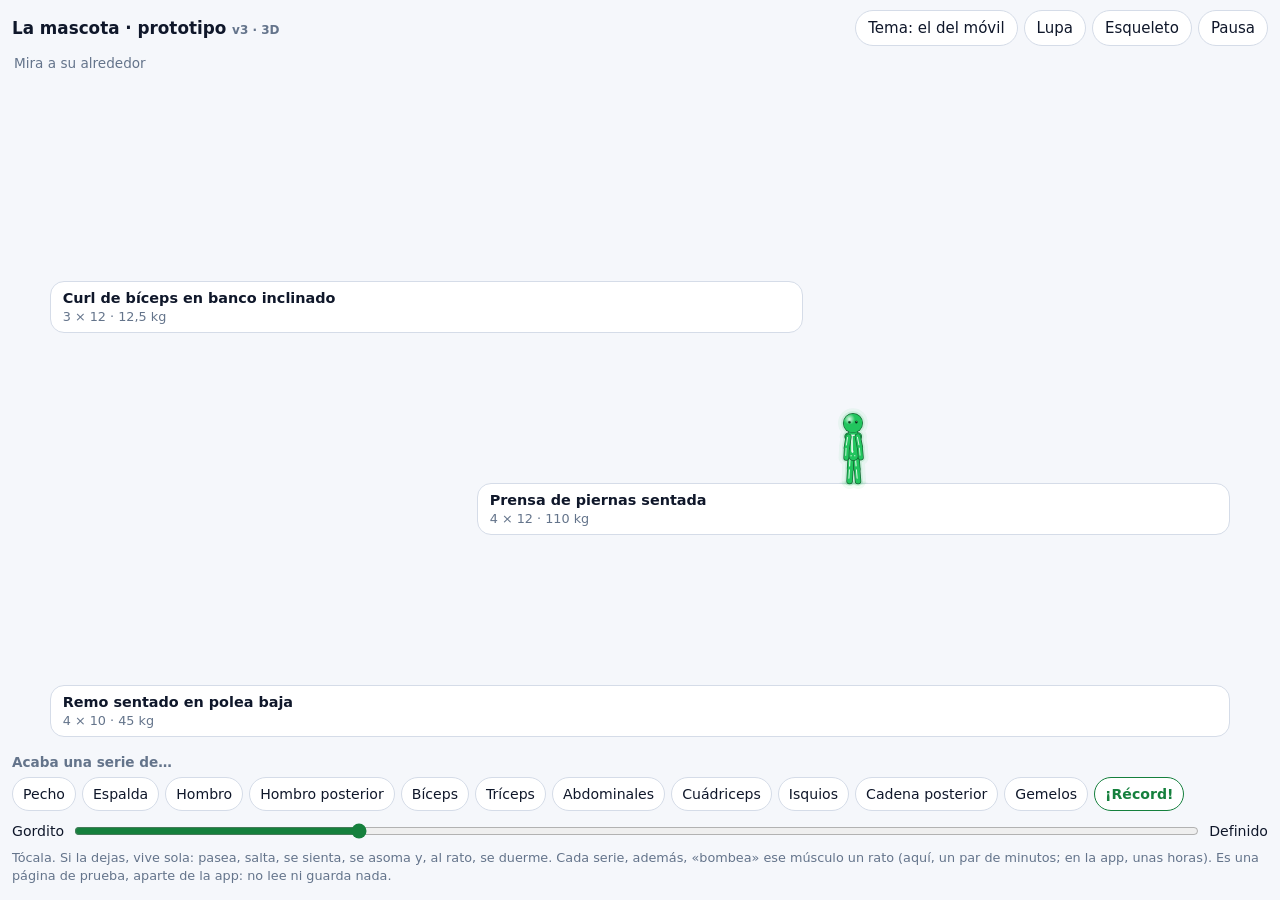
<file: bocetos/prototipo.html>
<!doctype html>
<html lang="es">
<head>
<meta charset="utf-8">
<meta name="viewport" content="width=device-width, initial-scale=1, viewport-fit=cover">
<meta name="robots" content="noindex">
<title>La mascota · prototipo · Gym</title>
<style>
:root {
  color-scheme: light dark;
  --fondo: light-dark(#f5f7fb, #0b1220);
  --superficie: light-dark(#ffffff, #131c2e);
  --borde: light-dark(#d5dce8, #2a3654);
  --texto: light-dark(#0f172a, #e8eef8);
  --suave: light-dark(#64748b, #94a3b8);
  --acento: light-dark(#15803d, #22c55e);
  --sobre-acento: light-dark(#ffffff, #052e16);
}
[data-tema="claro"] { color-scheme: light; }
[data-tema="oscuro"] { color-scheme: dark; }
* { box-sizing: border-box; }
html, body { margin: 0; }
body {
  background: var(--fondo); color: var(--texto); min-height: 100dvh; display: flex; flex-direction: column;
  font: 15px/1.35 system-ui, -apple-system, "Segoe UI", Roboto, "Noto Sans", sans-serif; -webkit-tap-highlight-color: transparent;
}
header { display: flex; align-items: center; gap: 6px; padding: 10px 12px 4px; flex-wrap: wrap; }
h1 { font-size: 1.05rem; margin: 0 auto 0 0; }
.version { font-size: .75rem; font-weight: 600; color: var(--suave); }
button {
  font: inherit; color: var(--texto); background: var(--superficie); border: 1px solid var(--borde);
  border-radius: 999px; padding: 5px 12px; min-height: 36px; cursor: pointer;
}
button[aria-pressed="true"] { background: var(--acento); color: var(--sobre-acento); border-color: var(--acento); }
#escenario { position: relative; flex: 1 1 auto; min-height: 470px; margin: 0 12px; overflow: hidden; touch-action: manipulation; }
.tarjeta {
  position: absolute; height: 52px; padding: 6px 12px; display: flex; flex-direction: column; justify-content: center;
  background: var(--superficie); border: 1px solid var(--borde); border-radius: 14px; overflow: hidden;
}
.tarjeta b { font-size: .9rem; white-space: nowrap; overflow: hidden; text-overflow: ellipsis; }
.tarjeta span { font-size: .8rem; color: var(--suave); }
#capa { position: absolute; inset: 0; width: 100%; height: 100%; }
#ahora { position: absolute; left: 2px; top: 4px; margin: 0; font-size: .85rem; color: var(--suave); }
.mandos { padding: 6px 12px 16px; }
.mandos h2 { font-size: .85rem; font-weight: 600; color: var(--suave); margin: 0 0 6px; }
.grupos { display: flex; flex-wrap: wrap; gap: 6px; }
.grupos button { padding: 4px 10px; min-height: 34px; font-size: .88rem; }
.grupos .record { border-color: var(--acento); color: var(--acento); font-weight: 600; }
.forma { display: flex; align-items: center; gap: 8px; margin-top: 10px; font-size: .88rem; }
.forma input { flex: 1; accent-color: var(--acento); }
.nota { font-size: .8rem; color: var(--suave); margin: 8px 0 0; }
.solo header, .solo .mandos { display: none; }
.solo #escenario { margin: 0; }
#error { position: absolute; left: 0; right: 0; top: 28px; z-index: 2; margin: 0; padding: 8px 10px; border-radius: 10px;
  background: light-dark(#fee2e2, #3b1219); color: light-dark(#991b1b, #fecaca); font-size: .85rem; white-space: pre-wrap; }
</style>
<script>
  // Si algo falla, que se vea en la página (es una prueba).
  addEventListener('error', (e) => { const p = document.getElementById('error'); if (p) { p.hidden = false; p.textContent += (e.message || 'Error') + '\n'; } });
  addEventListener('load', () => setTimeout(() => {
    const p = document.getElementById('error');
    if (!window.__mascota && p && p.hidden) { p.hidden = false; p.textContent = 'No se ha podido cargar la mascota. Recarga la página; si sigue igual, dímelo.'; }
  }, 4000));
  addEventListener('unhandledrejection', (e) => { const p = document.getElementById('error'); if (p) { p.hidden = false; p.textContent += String(e.reason) + '\n'; } });
</script>
</head>
<body>
<header>
  <h1>La mascota · prototipo <span class="version">v3 · 3D</span></h1>
  <button type="button" id="tema">Tema: el del móvil</button>
  <button type="button" id="lupa" aria-pressed="false">Lupa</button>
  <button type="button" id="huesos" aria-pressed="false">Esqueleto</button>
  <button type="button" id="pausa" aria-pressed="false">Pausa</button>
</header>
<main id="escenario">
  <p id="ahora" aria-live="polite"></p>
  <p id="error" role="alert" hidden></p>
  <div class="tarjeta"><b>Curl de bíceps en banco inclinado</b><span>3 × 12 · 12,5 kg</span></div>
  <div class="tarjeta"><b>Prensa de piernas sentada</b><span>4 × 12 · 110 kg</span></div>
  <div class="tarjeta"><b>Remo sentado en polea baja</b><span>4 × 10 · 45 kg</span></div>
  <canvas id="capa" aria-hidden="true"></canvas>
</main>
<section class="mandos">
  <h2>Acaba una serie de…</h2>
  <div class="grupos" id="grupos"></div>
  <label class="forma">Gordito <input type="range" id="forma" min="0" max="100" value="25" aria-label="Forma: de gordito a definido"> Definido</label>
  <p class="nota">Tócala. Si la dejas, vive sola: pasea, salta, se sienta, se asoma y, al rato, se duerme.
    Cada serie, además, «bombea» ese músculo un rato (aquí, un par de minutos; en la app, unas horas).
    Es una página de prueba, aparte de la app: no lee ni guarda nada.</p>
</section>
<script type="module">
// La versión va en la carpeta (mascota/v3/) y en el título: el service worker de la app guarda lo que se pide bajo
// /gym/ (y no mira lo que va tras «?»). Para una versión nueva: carpeta nueva (v4…), estos import y el título.
import { crearMascota } from './mascota/v3/cerebro.js';
import { crearTrajeNeon } from './mascota/v3/traje-neon.js';
import { GRUPOS } from './mascota/v3/gestos.js';

// Para probar: ?solo · ?tema=claro|oscuro · ?forma=0..1 · ?huesos · ?quieta (sin vida propia) · ?semilla=n
// · ?escala=0.55 · ?accion=<grupo, «record» o «dormir», «sentarse», «asomarse», «pasear», «saltar»> · ?t=<s> (y se congela ahí)
const q = new URLSearchParams(location.search);
if (q.has('solo')) document.body.classList.add('solo'); // solo el escenario (para las capturas)
const $ = (id) => document.getElementById(id);
const escenario = $('escenario'), capa = $('capa'), tarjetas = [...escenario.querySelectorAll('.tarjeta')];

function aleatorio(a) { // mulberry32: el mismo azar con la misma semilla
  return () => {
    a = (a + 0x6d2b79f5) | 0;
    let t = Math.imul(a ^ (a >>> 15), 1 | a);
    t = (t + Math.imul(t ^ (t >>> 7), 61 | t)) ^ t;
    return ((t ^ (t >>> 14)) >>> 0) / 4294967296;
  };
}

// Los grupos de la app y el récord
const ORDEN = ['Pecho', 'Espalda', 'Hombro', 'Hombro posterior', 'Bíceps', 'Tríceps', 'Abdominales',
  'Cuádriceps', 'Isquios', 'Cadena posterior', 'Gemelos'];
for (const g of ORDEN.filter((g) => GRUPOS[g])) {
  const b = document.createElement('button');
  b.type = 'button';
  b.textContent = g;
  b.onclick = () => mascota.serie(g);
  $('grupos').append(b);
}
const rec = document.createElement('button');
rec.type = 'button';
rec.className = 'record';
rec.textContent = '¡Récord!';
rec.onclick = () => mascota.record();
$('grupos').append(rec);

const ESCALA = Number(q.get('escala')) || 0.55, LUPA = 0.8; // 0.55: como sería en la app
const traje = crearTrajeNeon(capa);
let superficies = [], mascota = null, pausado = false;
function colocar() {
  // entre tarjeta y tarjeta, sitio para que quepa de pie (más con la lupa)
  const alto = 52, minimo = Math.max(96, 135 * (mascota?.escala ?? ESCALA) + 26);
  escenario.style.minHeight = `${3 * alto + 2 * minimo + 110}px`;
  const W = escenario.clientWidth, H = escenario.clientHeight;
  const hueco = Math.min(Math.max(150, minimo), Math.max(minimo, (H - 10 - 3 * alto - 100) / 2));
  const yC = H - alto - 10, yB = yC - alto - hueco, yA = yB - alto - hueco;
  const sitio = [[0.03, 0.6, yA], [0.37, 0.6, yB], [0.03, 0.94, yC]];
  superficies = tarjetas.map((t, i) => {
    const [x, w, y] = sitio[i];
    Object.assign(t.style, { left: `${x * W}px`, width: `${w * W}px`, top: `${y}px` });
    return { id: 'abc'[i], x1: x * W, x2: (x + w) * W, y };
  });
  traje.medidas(W, H, Math.min(3, window.devicePixelRatio || 1)); // nítido en la pantalla del móvil
  mascota?.reubicar();
  if (mascota && pausado) traje.dibujar(mascota.paso(0));
}
colocar();
new ResizeObserver(colocar).observe(escenario);

mascota = crearMascota({
  superficies: () => superficies,
  escala: ESCALA,
  azar: q.has('semilla') ? aleatorio(Number(q.get('semilla')) || 1) : Math.random,
  alCambiar: (texto) => { $('ahora').textContent = texto; },
  autonoma: !q.has('quieta'),
});
window.__mascota = mascota;

// Tema
const TEMAS = [['', 'Tema: el del móvil'], ['claro', 'Tema: claro'], ['oscuro', 'Tema: oscuro']];
let tema = Math.max(0, TEMAS.findIndex(([t]) => t === (q.get('tema') || '')));
function ponerTema() {
  const [t, texto] = TEMAS[tema];
  if (t) document.documentElement.dataset.tema = t;
  else delete document.documentElement.dataset.tema;
  $('tema').textContent = texto;
  traje.tema = t || (matchMedia('(prefers-color-scheme: dark)').matches ? 'oscuro' : 'claro');
  if (pausado) traje.dibujar(mascota.paso(0));
}
matchMedia('(prefers-color-scheme: dark)').addEventListener('change', ponerTema);
ponerTema();
$('tema').onclick = () => { tema = (tema + 1) % TEMAS.length; ponerTema(); };

// Esqueleto y pausa
const pulsado = (b, si) => b.setAttribute('aria-pressed', String(si));
$('huesos').onclick = () => { traje.huesos = !traje.huesos; pulsado($('huesos'), traje.huesos); };
$('lupa').onclick = () => {
  mascota.escala = mascota.escala > ESCALA ? ESCALA : Math.max(LUPA, ESCALA);
  pulsado($('lupa'), mascota.escala > ESCALA);
  colocar();
};
$('pausa').onclick = () => { pausado = !pausado; pulsado($('pausa'), pausado); };
if (q.has('huesos')) $('huesos').click();

// La forma de fondo
const forma = $('forma');
if (q.has('forma')) forma.value = Math.round(Number(q.get('forma')) * 100);
const ponerForma = () => { mascota.forma = forma.value / 100; };
forma.oninput = ponerForma;
ponerForma();

// Tocar el escenario: si es a ella, reacciona; si no, mira hacia allí
escenario.addEventListener('pointerdown', (e) => {
  const r = escenario.getBoundingClientRect();
  mascota.tocar(e.clientX - r.left, e.clientY - r.top);
});

// Arranque (y, para probar, una acción y un momento congelado)
traje.dibujar(mascota.paso(1 / 60));
const accion = q.get('accion');
if (accion) {
  if (GRUPOS[accion]) mascota.serie(accion);
  else if (accion === 'record') mascota.record();
  else mascota.hacer(accion);
}
if (q.has('t')) {
  // con ?eventos, cada 6 s le pasa algo al azar (una serie, un récord o un toque): para cazar errores
  const pasos = Math.round(Number(q.get('t')) * 60), vistas = new Set(), azar = aleatorio(7);
  const grupos = Object.keys(GRUPOS);
  for (let i = 0; i < pasos; i++) {
    if (q.has('eventos') && i % 360 === 359) {
      const r = azar();
      if (r < 0.6) mascota.serie(grupos[Math.floor(azar() * grupos.length)]);
      else if (r < 0.7) mascota.record();
      else if (r < 0.85) mascota.tocar(...mascota.cabeza); // a ella
      else mascota.tocar(azar() * escenario.clientWidth, azar() * escenario.clientHeight);
    }
    mascota.paso(1 / 60);
    vistas.add(mascota.accion);
  }
  document.title = [...vistas].join(' · ');
  traje.dibujar(mascota.paso(1 / 60));
  pausado = true;
  pulsado($('pausa'), true);
}
let antes = performance.now();
function bucle(ahora) {
  const dt = Math.min(0.05, Math.max(0, (ahora - antes) / 1000));
  antes = ahora;
  if (!pausado) traje.dibujar(mascota.paso(dt));
  requestAnimationFrame(bucle);
}
requestAnimationFrame(bucle);
</script>
</body>
</html>
</file>
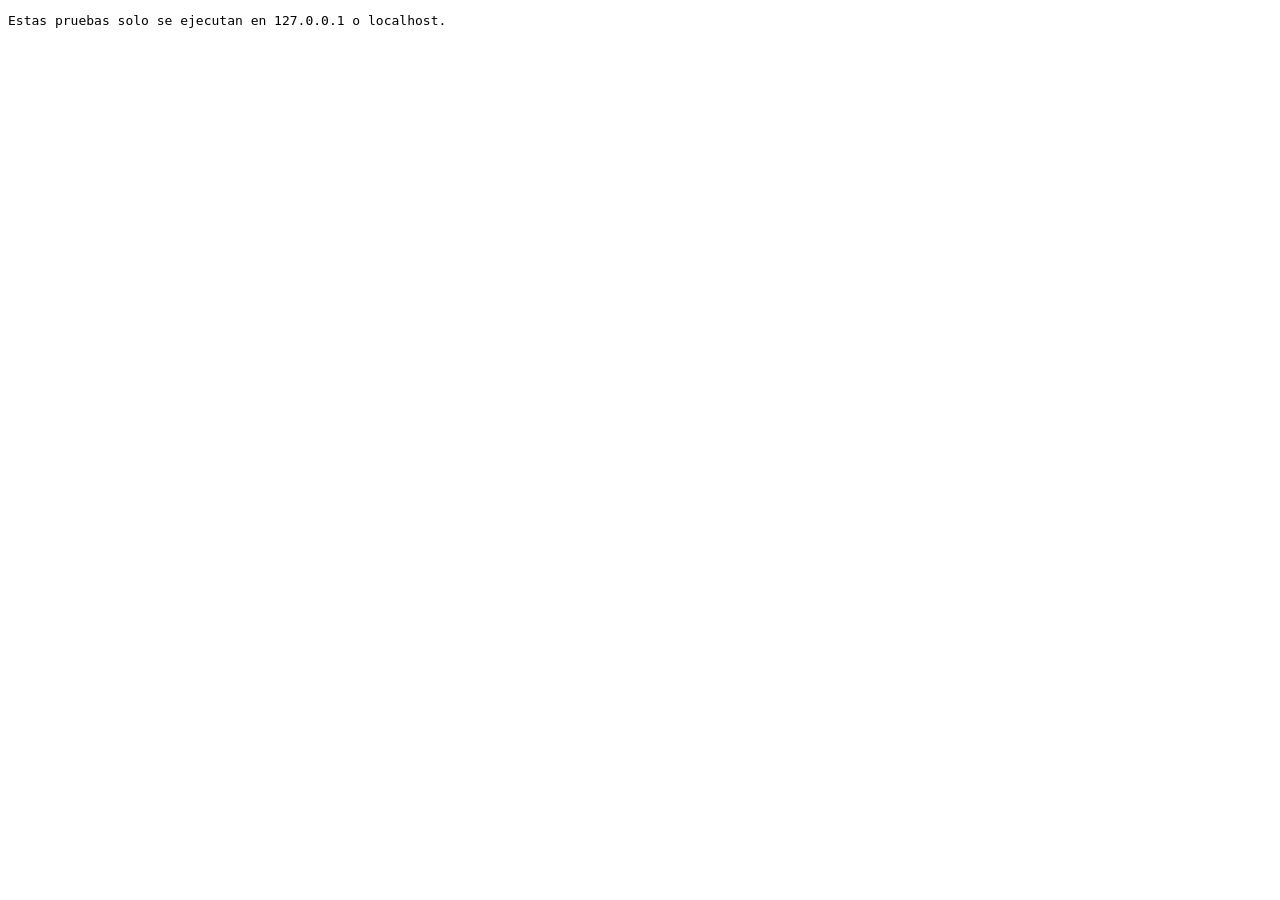
<file: tests/sw.html>
<!doctype html>
<html lang="es">
<head>
  <meta charset="utf-8">
  <meta name="robots" content="noindex">
  <title>Pruebas del service worker de Gym</title>
</head>
<body>
  <pre id="resultado">Cargando las pruebas…</pre>
  <script type="module">
    // Service worker de la app (casos W1-W12), con la mudanza desde la beta (D-121: W1, W9, W11 y W12). Va aparte de
    // tests/index.html y todo se espera con real() o hastaQue().
    const local = ["127.0.0.1", "localhost"].includes(location.hostname);
    if (!local) {
      document.getElementById("resultado").textContent = "Estas pruebas solo se ejecutan en 127.0.0.1 o localhost.";
    } else {
      const c = await import("./comun.js");
      const { datosBeta } = await import("./datos.js");
      const { caso, nota, fin, real, hastaQue, limpiarBeta, guardar, esperarListo, quitar, esperar } = c;
      document.getElementById("resultado").textContent = "";
      c.suite("sw");
      try {
        const sw = await fetch("/sw.js", { cache: "no-store" }).then((r) => r.text());
        const version = sw.match(/const VERSION = "([^"]+)"/)[1];
        const nombre = `gym-beta-${version}`;
        const archivos = [...sw.match(/const ARCHIVOS = \[([\s\S]*?)\];/)[1].matchAll(/"([^"]+)"/g)].map((m) => m[1]);
        const rutasArchivos = archivos.map((a) => (a === "./" ? "/" : `/${a.replace(/^\.\//, "")}`));
        const rutasDe = async (cache) => {
          const ca = await caches.open(cache);
          return (await ca.keys()).map((r) => new URL(r.url).pathname);
        };
        const ajena = (ruta) => /^\/(data|tests|beta)\//.test(ruta);

        await limpiarBeta();
        for (const n of await real(caches.keys())) if (n.startsWith("gym-beta-") || n.startsWith("gym-pwa-")) await real(caches.delete(n));
        const c1 = await real(caches.open("gym-beta-viejo"));
        await real(c1.put("/viejo.txt", new Response("viejo")));
        // La caché de la app vieja (su service worker estaba en la raíz): con ella, es la mudanza.
        const c2 = await real(caches.open("gym-pwa-v16"));
        await real(c2.put("/styles.css", new Response("/* la hoja de la app vieja */")));
        const c3 = await real(caches.open("otra-app"));
        await real(c3.put("/otra/index.html", new Response("otra")));
        guardar("gym-beta-datos", await datosBeta());

        // W1 instalar y activar (con la app vieja: sin esperar, y la página se recarga una vez)
        const f = document.createElement("iframe");
        f.style.width = "412px";
        f.style.height = "915px";
        document.body.append(f);
        await new Promise((r) => { f.onload = r; f.src = "/?ahora=2026-11-03T18:00:00"; });
        await esperarListo(f);
        const activo = await hastaQue(async () => {
          const reg = await navigator.serviceWorker.getRegistration("/");
          return Boolean(reg?.active) && reg.active.state === "activated";
        });
        const reg = await real(navigator.serviceWorker.getRegistration("/"));
        nota(`tiempo virtual al activarse: ${Math.round(performance.now() / 1000)} s`);
        caso(activo && new URL(reg.scope).pathname === "/", `W1 el service worker se activa con alcance ${reg ? new URL(reg.scope).pathname : "—"}`);
        await hastaQue(async () => !(await caches.keys()).includes("gym-beta-viejo"), 100);
        const nombres = await real(caches.keys());
        const guardados = await real(rutasDe(nombre));
        const faltan = rutasArchivos.filter((r) => !guardados.includes(r));
        caso(nombres.includes(nombre) && faltan.length === 0, `W1 existe ${nombre} con todos los ARCHIVOS (${guardados.length})${faltan.length ? `; faltan ${faltan.join(", ")}` : ""}`);
        caso(!nombres.includes("gym-beta-viejo") && !nombres.includes("gym-pwa-v16") && nombres.includes("otra-app"),
          `W1 borra la caché vieja de la beta y la de la app vieja, y no otras (quedan: ${nombres.join(", ")})`);
        const recargada = await hastaQue(() => f.contentWindow?.performance.getEntriesByType("navigation")[0]?.type === "reload"
          && f.contentDocument?.documentElement?.dataset?.listo === "1", 200);
        caso(recargada && f.contentWindow.navigator.serviceWorker.controller?.scriptURL.endsWith("/sw.js"),
          "W1 la mudanza: al tomar el control el service worker nuevo, la página se recarga sola una vez");

        // W2 tras recargar, controlada y pinta
        await new Promise((r) => { f.onload = r; f.contentWindow.location.reload(); });
        const listo = await esperarListo(f);
        const controlador = f.contentWindow.navigator.serviceWorker.controller;
        caso(listo === "1" && controlador?.scriptURL.endsWith("/sw.js"), `W2 tras recargar, la app está controlada por su service worker y pinta (listo ${listo})`);
        const ajustes = f.contentDocument.querySelector('#nav [data-accion="ir-ajustes"]');
        ajustes.click();
        await c.esperar(50);
        caso(c.textoDe(f.contentDocument, "#sin-conexion") === "Funciona sin conexión: sí", `W2 Ajustes dice «${c.textoDe(f.contentDocument, "#sin-conexion")}»`);
        const hoja = [...f.contentDocument.styleSheets].find((s) => s.href && new URL(s.href).pathname === "/styles.css");
        caso(Boolean(hoja) && hoja.cssRules.length > 50, `W2 la hoja de estilos es la de la app (${hoja?.cssRules.length ?? 0} reglas), no la vieja`);

        // W3 nada de fuera de la app en sus cachés (ni la rutina publicada aunque la pida la app)
        await real(f.contentWindow.fetch("/data/routine.json", { cache: "no-store" }).then((r) => r.text()));
        const conAjenas = [];
        for (const n of (await real(caches.keys())).filter((x) => x.startsWith("gym-beta-"))) {
          const rutas = await real(rutasDe(n));
          if (rutas.some(ajena)) conAjenas.push(n);
        }
        caso(conAjenas.length === 0, `W3 ninguna caché gym-beta-* tiene nada de data/, tests/ ni beta/${conAjenas.length ? ` (${conAjenas.join(", ")})` : ""}`);

        // W4 versión por mensaje
        const respuesta = new Promise((resolver) => {
          navigator.serviceWorker.addEventListener("message", (ev) => { if (ev.data?.tipo === "version") resolver(ev.data.version); });
        });
        navigator.serviceWorker.startMessages?.();
        reg.active.postMessage({ tipo: "version" });
        const v = await real(Promise.race([respuesta, new Promise((r) => setTimeout(() => r(null), 3000))]));
        caso(v === version, `W4 {tipo: "version"} responde ${v}`);

        // W5 todo lo que carga la app está en ARCHIVOS
        const recursos = f.contentWindow.performance.getEntriesByType("resource").map((e) => new URL(e.name))
          .filter((u) => u.origin === location.origin && !ajena(u.pathname)).map((u) => u.pathname);
        const fuera = [...new Set(recursos)].filter((r) => !rutasArchivos.includes(r));
        caso(recursos.length >= 15 && fuera.length === 0, `W5 los ${new Set(recursos).size} recursos de la app que cargó están en ARCHIVOS${fuera.length ? `; fuera: ${fuera.join(", ")}` : ""}`);

        // W6 manifiesto: «Gym», con el start_url de la app vieja (la identidad de la app instalada: D-121)
        const manifiesto = await real(fetch("/manifest.json", { cache: "no-store" }).then((r) => r.json()));
        // Los iconos: un PNG de 512 (Android lo prefiere para instalar y para las notificaciones) y el SVG.
        const iconos = await real(Promise.all(manifiesto.icons.map((i) => fetch(new URL(i.src, new URL("/", location.href)), { cache: "no-store" })
          .then((r) => ({ ...i, ok: r.ok, tipo: r.headers.get("content-type") || "" })))));
        const png = iconos.find((i) => i.type === "image/png" && i.sizes === "512x512");
        caso(manifiesto.name === "Gym" && manifiesto.start_url === "./index.html" && manifiesto.scope === "./" && png?.ok && png.tipo.includes("png")
          && iconos.every((i) => i.ok) && iconos.some((i) => i.tipo.includes("svg")),
          `W6 manifiesto «${manifiesto.name}», start_url «${manifiesto.start_url}», scope «./», y sus iconos existen (${iconos.map((i) => `${i.src} ${i.ok ? "bien" : "falta"}`).join(", ")})`);
        const insignia = await real(fetch("/insignia-512.png", { cache: "no-store" }));
        caso(insignia.ok && (insignia.headers.get("content-type") || "").includes("png"), "W6 la insignia de las notificaciones (mancuerna blanca) existe");

        // W7 la caché se rehace sola
        const cache = await real(caches.open(nombre));
        const borrada = new URL("/js/util.js", location.href).href;
        await real(cache.delete(borrada));
        const quitada = !(await real(cache.match(borrada)));
        reg.active.postMessage({ tipo: "comprobar" });
        const vuelve = await hastaQue(async () => Boolean(await (await caches.open(nombre)).match(borrada)), 200);
        caso(quitada && vuelve, "W7 tras borrar una entrada y mandar {tipo: \"comprobar\"}, vuelve a estar");

        // Respuestas de error: no se guardan
        const r404 = await real(f.contentWindow.fetch("/no-existe-404.js").catch(() => null));
        const aparece = await hastaQue(async () => Boolean(await (await caches.open(nombre)).match("/no-existe-404.js")), 30);
        caso(r404?.status === 404 && !aparece, `Una respuesta ${r404?.status} no se guarda en la caché de la app`);

        quitar({ f });
        await real(reg.unregister());
        for (const n of await real(caches.keys())) if (n.startsWith("gym-beta-") || n.startsWith("gym-pwa-") || n === "otra-app") await real(caches.delete(n));
        await limpiarBeta();
        nota(`service worker quitado y cachés de prueba borradas (tiempo virtual: ${Math.round(performance.now() / 1000)} s; peticiones de espera: ${c.contarSondeos()})`);
      } catch (err) {
        caso(false, `excepción: ${err?.message || err}`);
      }

      // W8 Caja de arena: el texto de /sw.js con un «self» de mentira, una red de mentira y una Cache Storage de
      // mentira (en memoria: lo que se prueba es la lógica de la navegación; la Cache Storage de verdad ya la usan W1-W7,
      // y aquí, sin service worker de por medio, a veces se quedaba colgada). Así se prueba qué hace la navegación cuando
      // llega el index.html de otra versión, cuando se abre otro archivo de la app, con una versión esperando y sin red.
      try {
        const codigo = (await real(fetch("/sw.js", { cache: "no-store" }).then((r) => r.text())))
          .replace(/const VERSION = "[^"]+";/, 'const VERSION = "prueba-sw";');
        const CACHE_P = "gym-beta-prueba-sw";
        const almacenes = new Map();
        const clave = (r) => new URL(typeof r === "string" ? r : r.url, location.href).href;
        const sinBusqueda = (u) => u.split("?")[0];
        const cacheFalsa = (mapa) => ({
          match: async (r, opciones = {}) => {
            for (const [url, res] of mapa) {
              if (url === clave(r) || (opciones.ignoreSearch && sinBusqueda(url) === sinBusqueda(clave(r)))) return res.clone();
            }
            return undefined;
          },
          put: async (r, res) => { mapa.set(clave(r), res); },
          delete: async (r) => mapa.delete(clave(r)),
          keys: async () => [...mapa.keys()].map((u) => new Request(u)),
        });
        const cachesFalsas = {
          open: async (n) => {
            if (!almacenes.has(n)) almacenes.set(n, new Map());
            return cacheFalsa(almacenes.get(n));
          },
          keys: async () => [...almacenes.keys()],
          delete: async (n) => almacenes.delete(n),
        };
        const red = { sinRed: false, respuestas: new Map(), pedidas: [] };
        const manejadores = {};
        const registro = { waiting: null, actualizaciones: 0, update: async () => { registro.actualizaciones += 1; } };
        const selfFalso = {
          location: new URL("/sw.js", location.href), registration: registro, addEventListener: (t, fn) => { manejadores[t] = fn; },
          clients: { claim: async () => {}, matchAll: async () => [], openWindow: async () => null }, skipWaiting: () => {},
        };
        const fetchFalso = async (peticion) => {
          const url = typeof peticion === "string" ? peticion : peticion.url;
          red.pedidas.push(new URL(url, location.href).pathname);
          if (red.sinRed) throw new TypeError("Failed to fetch");
          const r = red.respuestas.get(new URL(url, location.href).pathname);
          return r ? r() : new Response("no", { status: 404 });
        };
        // setTimeout inerte: el límite de 4 s de la navegación no hace falta con esta red (responde al momento) y así el
        // reloj virtual no salta a esos temporizadores.
        // eslint-disable-next-line no-new-func -- solo en esta página de pruebas, que solo corre en 127.0.0.1
        new Function("self", "fetch", "caches", "setTimeout", codigo)(selfFalso, fetchFalso, cachesFalsas, () => 0);
        const navegar = async (ruta) => {
          let respuesta = null;
          manejadores.fetch({
            request: { url: new URL(ruta, location.href).href, method: "GET", mode: "navigate", destination: "document" },
            respondWith: (p) => { respuesta = p; }, waitUntil: () => {},
          });
          const r = respuesta ? await respuesta : null;
          await esperar(0); // lo que el service worker guarda «sin esperar» (cache.put) ya ha terminado
          return r;
        };
        const guardado = async () => {
          const r = await (await cachesFalsas.open(CACHE_P)).match(new URL("/index.html", location.href).href);
          return r ? r.text() : null;
        };
        const html = (v) => () => new Response(`<!doctype html><meta name="gym-beta-version" content="${v}"><title>Gym ${v}</title>`, { headers: { "Content-Type": "text/html; charset=utf-8" } });

        red.respuestas.set("/", html("prueba-sw"));
        const r1 = await navegar("/?desde=icono");
        caso(r1?.status === 200 && (await guardado())?.includes("prueba-sw"), "W8 con red, el index.html de esta versión se guarda");

        red.respuestas.set("/", html("9.9.9"));
        const r2 = await navegar("/");
        const t2 = r2 ? await r2.text() : "";
        caso(t2.includes("prueba-sw") && (await guardado())?.includes("prueba-sw") && registro.actualizaciones === 1,
          "W8 si llega el index.html de otra versión, se sigue con el de esta (no se mezcla con sus módulos) y se busca la nueva");

        red.respuestas.set("/manifest.json", () => new Response('{"name":"x"}', { headers: { "Content-Type": "application/json" } }));
        const r3 = await navegar("/manifest.json");
        caso(r3 && (await r3.text()).includes('"name"') && (await guardado())?.includes("prueba-sw"), "W8 abrir otro archivo de la app en una pestaña no pisa el index.html guardado");

        registro.waiting = {};
        red.pedidas.length = 0;
        const r4 = await navegar("/");
        caso(Boolean(r4) && (await r4.text()).includes("prueba-sw") && !red.pedidas.includes("/"), "W8 con una versión esperando, la navegación sale de la caché de esta (hasta «Recargar»)");
        registro.waiting = null;

        // Lo de fuera de la app (data/, tests/, beta/) no lo atiende: ni al navegar ni al pedirlo.
        const atiende = (ruta, modo) => {
          let si = false;
          manejadores.fetch({
            request: { url: new URL(ruta, location.href).href, method: "GET", mode: modo, destination: modo === "navigate" ? "document" : "script" },
            respondWith: () => { si = true; }, waitUntil: () => {},
          });
          return si;
        };
        caso(!atiende("/beta/", "navigate") && !atiende("/beta/sw.js", "same-origin") && !atiende("/data/routine.json", "cors") && !atiende("/tests/comun.js", "cors")
          && atiende("/js/app.js", "cors") && atiende("/index.html", "navigate"),
        "W8 no atiende data/, tests/ ni beta/ (y sí lo de la app)");

        await cachesFalsas.delete(CACHE_P);
        red.sinRed = true;
        const r5 = await navegar("/");
        const t5 = r5 ? await r5.text() : "";
        caso(r5?.status === 503 && (r5.headers.get("content-type") || "").includes("text/html") && t5.includes("Sin conexión") && t5.includes('href="./"') && !t5.includes("normal"),
          "W8 sin red y sin copia: una página para volver a intentarlo (ya sin enlace a la versión vieja)");
      } catch (err) {
        caso(false, `excepción en la caja de arena de la app: ${err?.message || err}`);
      }

      // W9 La mudanza (D-121), en la caja de arena: al instalarse, si quedan cachés de la app vieja (gym-pwa-…), no espera
      // a «Recargar» (skipWaiting); al activarse, borra esas y las de versiones viejas de la beta, y deja la suya, la de
      // imágenes y las de otras apps.
      try {
        const codigo = await real(fetch("/sw.js", { cache: "no-store" }).then((r) => r.text()));
        const version = codigo.match(/const VERSION = "([^"]+)"/)[1];
        const probar = async (iniciales) => {
          const almacenes = new Map(iniciales.map((n) => [n, new Map()]));
          const cachesFalsas = {
            open: async (n) => {
              if (!almacenes.has(n)) almacenes.set(n, new Map());
              const m = almacenes.get(n);
              return { addAll: async (peticiones) => { for (const p of peticiones) m.set(p.url, true); }, put: async () => {}, match: async () => undefined, keys: async () => [], delete: async () => true };
            },
            keys: async () => [...almacenes.keys()],
            delete: async (n) => almacenes.delete(n),
          };
          const manejadores = {};
          const cuenta = { saltos: 0, reclamos: 0 };
          const selfFalso = {
            location: new URL("/sw.js", location.href), registration: { waiting: null, update: async () => {} },
            addEventListener: (t, fn) => { manejadores[t] = fn; },
            clients: { claim: async () => { cuenta.reclamos += 1; }, matchAll: async () => [] },
            skipWaiting: async () => { cuenta.saltos += 1; },
          };
          // eslint-disable-next-line no-new-func -- solo en esta página de pruebas, que solo corre en 127.0.0.1
          new Function("self", "fetch", "caches", "setTimeout", codigo)(selfFalso, async () => new Response("x"), cachesFalsas, () => 0);
          const lanzar = async (manejador) => {
            const promesas = [];
            manejador({ waitUntil: (p) => promesas.push(p) });
            await Promise.all(promesas);
          };
          await lanzar(manejadores.install);
          const trasInstalar = { saltos: cuenta.saltos, archivos: almacenes.get(`gym-beta-${version}`)?.size ?? 0 };
          await lanzar(manejadores.activate);
          return { ...trasInstalar, quedan: [...almacenes.keys()].sort(), reclamos: cuenta.reclamos };
        };
        const conVieja = await probar(["gym-pwa-v16", "gym-beta-0.2.10", "gym-beta-imagenes", "otra-app"]);
        const sinVieja = await probar(["gym-beta-0.2.10", "gym-beta-imagenes"]);
        caso(conVieja.saltos === 1 && sinVieja.saltos === 0 && conVieja.archivos > 20,
          `W9 al instalarse, sin esperar solo si queda la app vieja (con ella: ${conVieja.saltos}; sin ella: ${sinVieja.saltos}; ${conVieja.archivos} archivos guardados)`);
        caso(JSON.stringify(conVieja.quedan) === JSON.stringify([`gym-beta-${version}`, "gym-beta-imagenes", "otra-app"].sort()) && conVieja.reclamos === 1
          && JSON.stringify(sinVieja.quedan) === JSON.stringify([`gym-beta-${version}`, "gym-beta-imagenes"].sort()),
          `W9 al activarse, borra las de la app vieja y las de la beta vieja (quedan: ${conVieja.quedan.join(", ")})`);
      } catch (err) {
        caso(false, `excepción en la mudanza del service worker: ${err?.message || err}`);
      }

      // W10 Avisos desde el PC: el manejador «push» de /sw.js en su caja de arena (sin Web Push de verdad): con la
      // app oculta sale la notificación; con la app a la vista, no (avisa ella); sin repetir la del final de ese descanso.
      try {
        const codigo = await real(fetch("/sw.js", { cache: "no-store" }).then((r) => r.text()));
        const manejadores = {};
        const mostradas = [];
        const mensajes = [];
        let ventanas = [];
        const registro = {
          waiting: null, update: async () => {},
          showNotification: async (titulo, opciones = {}) => { mostradas.push({ titulo, opciones, data: opciones.data ?? null }); },
          getNotifications: async ({ tag } = {}) => mostradas.filter((n) => !tag || n.opciones.tag === tag),
        };
        const selfFalso = {
          location: new URL("/sw.js", location.href), registration: registro, addEventListener: (t, fn) => { manejadores[t] = fn; },
          clients: { claim: async () => {}, matchAll: async () => ventanas, openWindow: async () => null }, skipWaiting: () => {},
        };
        const cachesFalsas = { open: async () => ({ match: async () => undefined, put: async () => {}, keys: async () => [] }), keys: async () => [], delete: async () => true };
        // eslint-disable-next-line no-new-func -- solo en esta página de pruebas, que solo corre en 127.0.0.1
        new Function("self", "fetch", "caches", "setTimeout", codigo)(selfFalso, async () => new Response("no", { status: 404 }), cachesFalsas, () => 0);
        const empujar = async (datos, { roto = false } = {}) => {
          const promesas = [];
          manejadores.push({ data: { json: () => { if (roto) throw new SyntaxError("no es JSON"); return datos; } }, waitUntil: (p) => promesas.push(p) });
          await Promise.all(promesas);
        };
        const ventana = (ruta, visibilityState) => ({ url: new URL(ruta, location.href).href, visibilityState, postMessage: (m) => mensajes.push(m) });
        const aviso = { tipo: "descanso", id: "abc123", titulo: "Te toca la serie 2 de 3", texto: "Press de pecho", fin: 1793900000000 };

        await empujar(aviso);
        const n1 = mostradas[0];
        caso(mostradas.length === 1 && n1.titulo === "Te toca la serie 2 de 3" && n1.opciones.body === "Press de pecho" && n1.opciones.tag === "gym-beta-descanso"
          && n1.opciones.renotify === true && n1.opciones.timestamp === aviso.fin && n1.data?.fin === true && n1.data.id === "abc123" && n1.data.origen === "pc"
          && n1.opciones.icon === "./icono-512.png" && n1.opciones.badge === "./insignia-512.png",
          `W10 sin la app a la vista, el aviso del PC sale («${n1?.titulo}», etiqueta ${n1?.opciones.tag}, con su hora y su data)`);
        await empujar(aviso);
        caso(mostradas.length === 1, "W10 si ya está la del final de ese descanso, no sale otra");
        mostradas.length = 0;
        ventanas = [ventana("/", "visible")];
        await empujar({ ...aviso, id: "def456" });
        caso(mostradas.length === 0 && mensajes.length === 1 && mensajes[0].tipo === "aviso-pc" && mensajes[0].id === "def456",
          "W10 con la app a la vista, no sale notificación (avisa ella) y se le dice");
        ventanas = [ventana("/", "hidden")];
        await empujar({ ...aviso, id: "ghi789" });
        caso(mostradas.length === 1, "W10 con la app oculta, sí sale");
        mostradas.length = 0;
        ventanas = [ventana("/", "visible")];
        await empujar({ tipo: "prueba", titulo: "Aviso de prueba desde el PC", texto: "Si lo ves…", fin: 1 });
        caso(mostradas.length === 1 && mostradas[0].opciones.tag === "gym-beta-prueba-pc" && mostradas[0].data?.fin === false,
          "W10 el de prueba sale siempre, con su etiqueta, aunque la app esté a la vista");
        mostradas.length = 0;
        ventanas = [];
        await empujar(null, { roto: true });
        caso(mostradas.length === 1 && mostradas[0].titulo === "¡Te toca!" && mostradas[0].opciones.tag === "gym-beta-descanso", "W10 un aviso que no se entiende sale como «¡Te toca!»");
        mostradas.length = 0;
        await empujar({ tipo: "descanso", titulo: "x".repeat(200), texto: 5 });
        caso(mostradas[0]?.titulo.length === 80 && mostradas[0].opciones.body === "", "W10 un título larguísimo se recorta y un texto raro no sale");
      } catch (err) {
        caso(false, `excepción en los avisos del PC del service worker: ${err?.message || err}`);
      }

      // W11 beta/sw.js (la dirección vieja de la beta, D-121), en la caja de arena: se instala sin esperar, borra solo
      // las cachés de la beta vieja (gym-beta-0.…), se da de baja y lleva sus ventanas a la app.
      try {
        const codigo = await real(fetch("/beta/sw.js", { cache: "no-store" }).then((r) => r.text()));
        const almacenes = new Set(["gym-beta-0.2.10", "gym-beta-0.1.0", "gym-beta-1.0.0", "gym-beta-imagenes", "gym-pwa-v16"]);
        const cachesFalsas = { keys: async () => [...almacenes], delete: async (n) => almacenes.delete(n) };
        const manejadores = {};
        const cuenta = { saltos: 0, bajas: 0 };
        const idas = [];
        const suya = { url: new URL("/beta/", location.href).href, navigate: async (u) => { idas.push(u); return null; } };
        const selfFalso = {
          location: new URL("/beta/sw.js", location.href), registration: { unregister: async () => { cuenta.bajas += 1; return true; } },
          addEventListener: (t, fn) => { manejadores[t] = fn; },
          clients: { matchAll: async () => [suya] }, skipWaiting: () => { cuenta.saltos += 1; },
        };
        // eslint-disable-next-line no-new-func -- solo en esta página de pruebas, que solo corre en 127.0.0.1
        new Function("self", "caches", codigo)(selfFalso, cachesFalsas);
        manejadores.install({});
        const promesas = [];
        manejadores.activate({ waitUntil: (p) => promesas.push(p) });
        await Promise.all(promesas);
        const quedan = [...almacenes].sort();
        caso(cuenta.saltos === 1 && cuenta.bajas === 1 && idas.length === 1 && idas[0] === new URL("/", location.href).href
          && JSON.stringify(quedan) === JSON.stringify(["gym-beta-1.0.0", "gym-beta-imagenes", "gym-pwa-v16"]),
          `W11 beta/sw.js se quita solo: sin esperar, borra solo las de la beta vieja (quedan: ${quedan.join(", ")}), se da de baja y lleva a ${idas[0] ?? "—"}`);
      } catch (err) {
        caso(false, `excepción en beta/sw.js: ${err?.message || err}`);
      }

      // W12 beta/index.html lleva a la app con lo que traiga detrás: el enlace de los avisos del PC («#avisos-pc=…»)
      // llega a la app y deja puesta la dirección del PC. Con una beta en marcha en beta/ (D-124), allí está la beta y
      // no lleva a ningún sitio: entonces no se mira (se ve por su js/version.js, que la que solo lleva no tiene).
      const conBeta = (await real(fetch("/beta/js/version.js", { cache: "no-store" }).catch(() => null)))?.ok;
      if (conBeta) nota("W12 no se mira: en beta/ hay una beta en marcha (D-124), no la que solo lleva a la app");
      else try {
        await limpiarBeta();
        guardar("gym-beta-datos", await datosBeta());
        const f2 = document.createElement("iframe");
        f2.style.width = "412px";
        f2.style.height = "915px";
        document.body.append(f2);
        f2.src = "/beta/?sinsw&ahora=2026-11-03T18:00:00#avisos-pc=https://pc.ejemplo.ts.net";
        const llego = await hastaQue(() => f2.contentWindow?.location?.pathname === "/" && f2.contentDocument?.documentElement?.dataset?.listo === "1", 300);
        const direccion = c.leerJson("gym-beta-avisos-pc")?.direccion;
        const donde = `${f2.contentWindow?.location?.pathname}${f2.contentWindow?.location?.search}`;
        caso(llego && f2.contentWindow.location.search.includes("sinsw") && direccion === "https://pc.ejemplo.ts.net",
          `W12 /beta/ lleva a la app con lo de detrás (${donde}; dirección del PC: ${direccion ?? "—"})`);
        f2.remove();
        await limpiarBeta();
      } catch (err) {
        caso(false, `excepción en beta/index.html: ${err?.message || err}`);
      }
      c.suite("");
      nota(`tiempo virtual usado: ${Math.round(performance.now() / 1000)} s; peticiones de espera: ${c.contarSondeos()}`);
      fin();
    }
  </script>
</body>
</html>
</file>
<file: styles.css>
/* Gym Beta · estilos. Tokens con light-dark(): sin data-tema sigue al móvil; app.js fija data-tema con el tema
   que resulta (claro u oscuro). Contrastes medidos con la fórmula WCAG (ver la especificación). */

:root {
  color-scheme: light dark;
  --fondo: light-dark(#f5f7fb, #0b1220);
  --superficie: light-dark(#ffffff, #131c2e);
  --superficie-2: light-dark(#eef2f8, #1b2640);
  --borde: light-dark(#d5dce8, #2a3654);
  --borde-campo: light-dark(#7b879b, #6b7a99);
  --texto: light-dark(#0f172a, #e8eef8);
  --texto-2: light-dark(#475569, #a9b6ca);
  --acento: light-dark(#15803d, #22c55e);
  --sobre-acento: light-dark(#ffffff, #052e16);
  --acento-texto: light-dark(#15803d, #4ade80);
  --info: light-dark(#0369a1, #7dd3fc);
  --seleccion: light-dark(#dbeafe, #1d3b5c);
  --cuenta: light-dark(#b45309, #fbbf24);
  --aviso-fondo: light-dark(#fef3c7, #3a2a07);
  --aviso-texto: light-dark(#78350f, #fde68a);
  --peligro: light-dark(#b91c1c, #f87171);
  --peligro-fondo: light-dark(#fee2e2, #3b1219);
  --peligro-zona-texto: light-dark(#991b1b, #fecaca);
  --peligro-solido: #b91c1c;
  --hecho: light-dark(#166534, #86efac);
  --hecho-fondo: light-dark(#dcfce7, #10291b);
  --fin-fondo: #22c55e;
  --fin-texto: #052e16;
  --grafica-serie: light-dark(#2a78d6, #3987e5);
  --grafica-rejilla: light-dark(#e3e8f0, #26324a);
  --tostada-fondo: light-dark(#1e293b, #e8eef8);
  --tostada-texto: light-dark(#f8fafc, #0f172a);
  --tostada-accion: light-dark(#86efac, #166534);
  --alto-nav: 64px;
  --alto-barra: 66px;
  --alto-cabecera: 112px;
  --margen: 16px;
  --sombra: none;
}

[data-tema="claro"] { color-scheme: light; --sombra: 0 1px 2px rgb(15 23 42 / .08); }
[data-tema="oscuro"] { color-scheme: dark; }

*, *::before, *::after { box-sizing: border-box; }
[hidden] { display: none !important; }

html { -webkit-text-size-adjust: 100%; text-size-adjust: 100%; }

body {
  margin: 0;
  min-height: 100dvh;
  background: var(--fondo);
  color: var(--texto);
  font: 16px/1.35 system-ui, -apple-system, "Segoe UI", Roboto, "Noto Sans", sans-serif;
  padding-bottom: calc(var(--alto-nav) + env(safe-area-inset-bottom) + 24px);
  -webkit-tap-highlight-color: transparent;
}
body.con-descanso { padding-bottom: calc(var(--alto-nav) + var(--alto-barra) + env(safe-area-inset-bottom) + 24px); }
body.con-hoja { overflow: hidden; }
body.arrancando { padding-bottom: 24px; }
body.arrancando .nav, body.arrancando .fila-dias { display: none; }

button, input, textarea, select { font: inherit; color: inherit; }
button { cursor: pointer; touch-action: manipulation; }
:focus-visible { outline: 3px solid var(--info); outline-offset: 2px; }
.icono { flex: none; }
a { color: var(--info); }

.solo-lector {
  position: absolute; width: 1px; height: 1px; overflow: hidden;
  clip: rect(0 0 0 0); clip-path: inset(50%); white-space: nowrap;
}
.oculto { display: none; }

/* --- Cabecera --- */

.cabecera {
  position: sticky; top: 0; z-index: 20;
  background: var(--superficie);
  border-bottom: 1px solid var(--borde);
  padding-top: env(safe-area-inset-top);
}
.cabecera-fila {
  height: 56px; max-width: 560px; margin: 0 auto; padding: 0 var(--margen);
  display: flex; align-items: center; justify-content: space-between; gap: 8px;
}
.marca { margin: 0; display: flex; align-items: center; gap: 8px; font-size: 20px; font-weight: 700; min-width: 0; }
/* El lápiz de arriba (antes, «BETA»): apuntar un fallo o una idea desde cualquier pantalla. Se ve pequeño, pero se
   toca en 48 × 48 px, pegado al borde derecho como iba el enlace a la versión vieja. */
.boton-apuntar {
  display: inline-flex; align-items: center; justify-content: center; flex: none; width: 48px; height: 48px; margin-right: -12px;
  padding: 0; border: 0; border-radius: 12px; background: none; color: var(--info); cursor: pointer;
}
.fila-dias {
  height: 56px; max-width: 560px; margin: 0 auto; padding: 4px var(--margen);
  display: flex; gap: 8px; overflow-x: auto; overscroll-behavior-x: contain;
  scroll-snap-type: x proximity; scrollbar-width: none;
}
.fila-dias::-webkit-scrollbar { display: none; }
.pestana {
  position: relative; flex: 1 0 auto; min-width: 64px; max-width: 132px; height: 48px; padding: 0 10px;
  scroll-snap-align: center;
  display: flex; flex-direction: column; align-items: center; justify-content: center; gap: 1px;
  border: 2px solid transparent; border-radius: 10px; background: var(--superficie-2); color: var(--texto);
}
.pestana-dia { font-size: 12px; font-weight: 600; color: var(--texto-2); line-height: 1.1; }
.pestana.es-hoy .pestana-dia { color: var(--hecho); font-weight: 800; }
.pestana-titulo { font-size: 14px; font-weight: 700; line-height: 1.2; max-width: 100%; overflow: hidden; text-overflow: ellipsis; white-space: nowrap; }
.pestana.elegida { background: var(--seleccion); border-color: var(--info); }
.pestana-punto { position: absolute; top: 5px; right: 6px; width: 8px; height: 8px; border-radius: 50%; background: var(--acento); }

/* --- Pantalla --- */

.pantalla { display: block; max-width: 560px; margin: 0 auto; padding: 12px var(--margen) 16px; outline: none; }
.cargando { color: var(--texto-2); }
.noscript { max-width: 560px; margin: 16px auto; padding: 0 16px; }
.titulo-pantalla { font-size: 22px; font-weight: 700; margin: 8px 0 4px; line-height: 1.25; overflow-wrap: anywhere; }
.subtitulo-pantalla { margin: 0 0 12px; color: var(--texto-2); font-size: 14px; }
.ayuda { margin: 0; font-size: 13px; color: var(--texto-2); }
.estado-bien { display: inline-flex; align-items: center; gap: 4px; color: var(--hecho); font-weight: 600; }
.linea-dato { margin: 0; font-size: 15px; }
.aviso-texto-fuerte { color: var(--aviso-texto); background: var(--aviso-fondo); padding: 8px 10px; border-radius: 10px; }

@media (max-width: 379px) {
  :root { --margen: 12px; }
}

/* --- Botones --- */

.boton {
  display: inline-flex; align-items: center; justify-content: center; gap: 8px;
  min-height: 48px; padding: 0 16px; border-radius: 10px; border: 1px solid transparent;
  font-weight: 700; text-align: center; line-height: 1.2; text-decoration: none;
}
.boton-principal { background: var(--acento); color: var(--sobre-acento); }
.boton-secundario { background: var(--superficie-2); color: var(--texto); border-color: var(--borde-campo); }
.boton-peligro { background: var(--peligro-solido); color: #ffffff; }
.boton-peligro-suave { background: transparent; color: var(--peligro); border-color: var(--peligro); }
.boton-ancho { width: 100%; }
.boton-corto { padding: 0 14px; }
.boton:disabled, .boton-icono:disabled, .boton-barra:disabled, .fila:disabled { opacity: .5; cursor: not-allowed; }
.boton-icono {
  width: 48px; height: 48px; flex: none; display: inline-grid; place-items: center; padding: 0;
  border: 0; border-radius: 10px; background: transparent; color: var(--texto);
}
.enlace-boton {
  display: inline-flex; align-items: center; gap: 6px; min-height: 48px; padding: 0 8px;
  background: none; border: 0; border-radius: 10px; color: var(--info); font-weight: 600; text-decoration: none;
}
.enlace-peligro { color: var(--peligro); }
.boton-volver {
  display: inline-flex; align-items: center; gap: 6px; min-height: 48px; padding: 0 8px; margin-left: -8px;
  background: none; border: 0; border-radius: 10px; color: var(--info); font-weight: 600;
}
.separador { height: 1px; background: var(--borde); margin: 8px 0; }

/* --- Banners y tarjetas --- */

.banners { display: flex; flex-direction: column; gap: 8px; margin-bottom: 8px; }
.banner {
  background: var(--superficie); border: 1px solid var(--borde); border-radius: 16px; padding: 12px;
  box-shadow: var(--sombra);
}
.banner-fila { display: flex; gap: 8px; align-items: flex-start; }
.banner-icono { margin-top: 1px; color: var(--info); }
.banner-texto { margin: 0; font-weight: 600; }
.banner-botones { display: flex; flex-wrap: wrap; gap: 8px; margin-top: 10px; }
.banner-botones .boton { flex: 1 1 auto; }
.banner-aviso { background: var(--aviso-fondo); color: var(--aviso-texto); border-color: transparent; }
.banner-aviso .banner-icono { color: var(--aviso-texto); }
.banner-aviso .boton-secundario { background: transparent; color: var(--aviso-texto); border-color: currentColor; }
.banner-hecho { background: var(--hecho-fondo); color: var(--hecho); border-color: transparent; }
.banner-hecho .banner-icono { color: var(--hecho); }
.banner-hecho .boton-secundario { background: transparent; color: var(--hecho); border-color: currentColor; }

.tarjeta {
  background: var(--superficie); border: 1px solid var(--borde); border-radius: 16px; padding: 12px;
  box-shadow: var(--sombra); margin-bottom: 16px;
}
.tarjeta-titulo { font-size: 16px; font-weight: 700; margin: 0 0 8px; }
.tarjeta-destacada {
  background: var(--hecho-fondo); color: var(--hecho); border-radius: 16px; padding: 12px; margin: 8px 0;
  display: flex; flex-direction: column; gap: 8px;
}
.tarjeta-destacada-texto { margin: 0; font-weight: 700; font-size: 17px; }
.vacio { background: var(--superficie); border: 1px dashed var(--borde-campo); border-radius: 16px; padding: 16px; display: flex; flex-direction: column; gap: 12px; }
.vacio p { margin: 0; color: var(--texto-2); }

/* --- Entreno --- */

.resumen-dia { margin-bottom: 4px; }
.titulo-dia { font-size: 22px; font-weight: 700; margin: 4px 0 0; line-height: 1.25; overflow-wrap: anywhere; }
.titulo-dia-fila { display: flex; align-items: center; justify-content: space-between; gap: 8px; }
.enlace-corto { flex: none; font-size: 14px; }
.linea-dia-fija { margin: 0; color: var(--texto-2); font-size: 15px; }
.linea-dia {
  display: flex; align-items: center; justify-content: space-between; gap: 8px; width: 100%; min-height: 48px;
  padding: 0; background: none; border: 0; color: var(--texto-2); font-size: 15px; text-align: left;
}
.linea-dia .icono { color: var(--info); }
.linea-dia-texto { min-width: 0; }
.progreso { height: 6px; border-radius: 3px; background: var(--superficie-2); overflow: hidden; margin-bottom: 8px; }
.progreso-barra { display: block; height: 100%; width: 0; background: var(--acento); border-radius: 3px; }
.ayuda-serie {
  display: flex; gap: 8px; align-items: flex-start; margin: 0 0 8px; padding: 10px 12px; border-radius: 12px;
  background: var(--seleccion); color: var(--texto); font-size: 14px;
}
.ayuda-serie .icono { color: var(--info); }

.lista-ej { list-style: none; margin: 0; padding: 0; display: flex; flex-direction: column; gap: 8px; }
.ej {
  background: var(--superficie); border: 1px solid var(--borde); border-radius: 16px; box-shadow: var(--sombra);
  scroll-margin-top: calc(var(--alto-cabecera-real, var(--alto-cabecera)) + 8px);
  scroll-margin-bottom: calc(var(--alto-nav) + var(--alto-barra) + 16px);
}
.ej.abierto { border: 2px solid var(--info); }
/* Superset (D-120) en Entreno: los dos, en la misma tarjeta, siempre (en reposo o haciéndolos): el replegado
   como una fila normal y el que se está haciendo, con sus controles, dentro de la misma tarjeta, uno debajo
   del otro y el descanso corto como separador. Así nunca se ve como dos ejercicios sueltos. */
.ej-superset-etiqueta {
  margin: 0; padding: 8px 12px 0; display: flex; align-items: center; gap: 4px;
  font-size: 12px; font-weight: 700; color: var(--info); text-transform: uppercase; letter-spacing: .02em;
}
.ej-superset-etiqueta .icono { flex: none; }
.ej-superset-separador {
  margin: 0; padding: 2px 12px; display: flex; align-items: center; gap: 8px;
  font-size: 12px; font-weight: 600; color: var(--texto-2); white-space: nowrap;
}
.ej-superset-separador::before, .ej-superset-separador::after { content: ""; flex: 1; height: 1px; background: var(--borde); }
/* Entre los enlaces de abajo (Editar…) del que esté abierto y el separador del superset no van dos rayas: la
   de los enlaces se quita (la del separador ya marca el corte). */
.ej-superset-miembro .ej-enlaces { border-top: 0; padding-top: 0; }
.ej-fila {
  display: flex; align-items: center; gap: 12px; width: 100%; min-height: 72px; padding: 8px 12px 8px 8px;
  background: none; border: 0; border-radius: 16px; text-align: left;
}
.ej-textos { flex: 1; min-width: 0; display: flex; flex-direction: column; gap: 2px; }
.ej-nombre {
  font-size: 16px; font-weight: 600; line-height: 1.25; overflow-wrap: anywhere;
  display: -webkit-box; -webkit-box-orient: vertical; -webkit-line-clamp: 2; line-clamp: 2; overflow: hidden;
}
.ej-nombre-completo { display: block; -webkit-line-clamp: unset; line-clamp: none; overflow: visible; }
.ej-datos { font-size: 14px; color: var(--texto-2); overflow-wrap: anywhere; }
.dato-icono { display: inline-flex; align-items: center; gap: 3px; white-space: nowrap; }
.dato-icono .icono { flex: none; opacity: .9; }
.ej-estado {
  flex: none; min-width: 44px; display: inline-flex; align-items: center; justify-content: flex-end; gap: 2px;
  font-size: 14px; font-weight: 700; color: var(--texto-2); font-variant-numeric: tabular-nums;
}
.ej-estado-hecho { color: var(--hecho); }
.ej-estado-despues { color: var(--cuenta); }
.ej.hecho:not(.abierto) .ej-datos { color: var(--hecho); }

.ej-cabecera { display: flex; align-items: flex-start; gap: 10px; padding: 8px 10px 0 8px; }
.ej-foto { flex: none; padding: 0; border: 0; background: none; border-radius: 12px; display: block; }
.ej-cabecera-texto {
  flex: 1; min-width: 0; min-height: 72px; padding: 2px 0; display: flex; flex-direction: column; justify-content: center; gap: 2px;
  background: none; border: 0; text-align: left; border-radius: 10px;
}
.ej-cabecera .ej-estado { min-height: 48px; }
.ej-cuerpo { padding: 8px 8px 8px; display: flex; flex-direction: column; gap: 10px; }
.ej-notas { margin: 0; display: flex; gap: 6px; align-items: flex-start; font-size: 14px; color: var(--texto); background: var(--superficie-2); padding: 8px 10px; border-radius: 10px; }
.ej-notas .icono { color: var(--texto-2); margin-top: 1px; }
.ultima-vez { margin: 0; font-size: 14px; color: var(--texto-2); padding: 0 2px; font-variant-numeric: tabular-nums; }
.sugerencia { background: var(--seleccion); border-radius: 12px; padding: 8px 8px 8px 12px; }
.sugerencia-fila { display: flex; align-items: center; justify-content: space-between; gap: 8px; }
.sugerencia-texto { margin: 0; font-weight: 700; }
.sugerencia-porque { margin: 2px 0 0; font-size: 13px; color: var(--texto); }
.series-hechas { display: flex; flex-wrap: wrap; gap: 8px; }
.pastilla-serie {
  min-height: 48px; padding: 0 14px 0 10px; display: inline-flex; align-items: center; gap: 4px;
  border: 1px solid var(--borde-campo); border-radius: 999px; background: var(--superficie-2);
  font-weight: 700; font-variant-numeric: tabular-nums;
}
.pastilla-serie .icono { color: var(--hecho); }
.serie-actual { display: flex; flex-direction: column; gap: 8px; }
.serie-cabecera { display: flex; align-items: center; justify-content: space-between; gap: 8px; }
.serie-numero { margin: 0; font-size: 14px; font-weight: 600; padding: 0 2px; }
.boton-descanso { min-height: 48px; padding: 0 12px; gap: 6px; font-size: 14px; font-variant-numeric: tabular-nums; }
/* Peso y repeticiones lado a lado también a 360 px (así el ✓ queda más arriba); solo por debajo de 340 px, uno sobre otro. */
.controles { display: grid; grid-template-columns: repeat(auto-fit, minmax(150px, 1fr)); gap: 8px 8px; }
.controles-hoja { gap: 12px; }
.control { display: flex; flex-direction: column; gap: 4px; min-width: 0; }
.control-rotulo { font-size: 14px; font-weight: 600; color: var(--texto-2); }
.control-fila { display: flex; align-items: stretch; gap: 4px; }
.boton-paso {
  flex: none; width: 48px; height: 56px; padding: 0; display: grid; place-items: center;
  border: 1px solid var(--borde-campo); border-radius: 10px; background: var(--superficie-2); color: var(--texto);
  font-weight: 700; font-size: 14px; white-space: nowrap;
}
.boton-paso-texto { width: 60px; font-size: 14px; }
.formulario .control-rotulo { color: var(--texto); font-weight: 700; }
.control-valor {
  flex: 1; min-width: 50px; height: 56px; display: flex; flex-direction: column; align-items: center; justify-content: center;
  border: 1px solid var(--borde-campo); border-radius: 10px; background: var(--superficie); overflow: hidden; cursor: text;
}
.control-valor:focus-within { outline: 3px solid var(--info); outline-offset: 1px; }
.control-campo {
  width: 100%; height: 30px; padding: 0 2px; border: 0; background: transparent; outline: none;
  font-size: 24px; font-weight: 700; text-align: center; font-variant-numeric: tabular-nums;
}
.control-unidad { font-size: 12px; color: var(--texto-2); line-height: 1; }
.control-valor:has(.falta) { border-color: var(--cuenta); border-width: 2px; }
.control-valor:has([aria-invalid="true"]) { border-color: var(--peligro); border-width: 2px; }
.control-error { margin: 0; font-size: 13px; color: var(--peligro); font-weight: 600; }
.control-error:empty { display: none; }
.control-aviso { color: var(--cuenta); }
.boton-hecha {
  width: 100%; min-height: 56px; font-size: 17px; background: var(--acento); color: var(--sobre-acento);
  scroll-margin-top: calc(var(--alto-cabecera-real, var(--alto-cabecera)) + 8px);
  scroll-margin-bottom: calc(var(--alto-nav) + env(safe-area-inset-bottom) + 16px);
}
body.con-descanso .boton-hecha { scroll-margin-bottom: calc(var(--alto-nav) + var(--alto-barra) + env(safe-area-inset-bottom) + 16px); }
/* Recién marcada una serie: un momento sin poder tocarse (un doble toque no apunta dos), y se nota. */
.boton-hecha.recien { opacity: .55; pointer-events: none; }
.hecha-texto { font-variant-numeric: tabular-nums; }
/* Los enlaces, separados del ✓ (un toque un poco bajo no cae en «Hacer después»). */
.ej-enlaces { display: flex; flex-wrap: nowrap; gap: 0 8px; justify-content: space-between; margin-top: 12px; padding-top: 4px; border-top: 1px solid var(--borde); }
@media (max-width: 400px) {
  .control-fila { gap: 2px; }
  .control-campo { font-size: 21px; }
  .ej-enlaces .enlace-boton { padding: 0 4px; font-size: 14px; }
  .ej-enlaces .icono { display: none; }
}
@media (max-width: 339px) {
  .controles { grid-template-columns: 1fr; }
}
.final-lista { display: flex; flex-direction: column; align-items: center; gap: 8px; margin-top: 16px; }

/* --- Barra de descanso y capa --- */

/* Barra de descanso de una sola fila: la cuenta (con lo que toca debajo) y cuatro botones de 48 px. */
.barra-descanso {
  position: fixed; left: 0; right: 0; z-index: 25;
  bottom: calc(var(--alto-nav) + env(safe-area-inset-bottom));
  min-height: var(--alto-barra); padding: 8px var(--margen);
  background: var(--superficie); border-top: 1px solid var(--borde);
  box-shadow: 0 -4px 12px rgb(0 0 0 / .14);
}
.barra-descanso > * { max-width: 560px; margin-left: auto; margin-right: auto; }
.barra-fila { display: flex; align-items: center; gap: 10px; }
.barra-izq { flex: 1; min-width: 0; display: flex; flex-direction: column; gap: 2px; }
.barra-cuenta {
  font-size: 32px; font-weight: 700; line-height: 1;
  font-variant-numeric: tabular-nums; color: var(--cuenta); white-space: nowrap;
}
.barra-texto { font-size: 13px; line-height: 1.25; color: var(--texto-2); white-space: nowrap; overflow: hidden; text-overflow: ellipsis; display: block; }
.barra-texto-interior { display: inline-block; }
/* Si no cabe, como en un reproductor antiguo: una pausa, un paseo hasta el final en el sentido de la lectura
   (izquierda), otra pausa y, de vuelta al principio, un corte (no una vuelta hacia la derecha, que iría al
   revés de cómo se lee). Con «reducir movimiento» no se mueve: se queda en los puntos suspensivos de siempre. */
@media (prefers-reduced-motion: no-preference) {
  .barra-texto.con-marquesina { text-overflow: clip; }
  .barra-texto.con-marquesina .barra-texto-interior { animation: marquesina-barra 7s linear infinite; }
}
@keyframes marquesina-barra {
  0%, 14% { transform: translateX(0); }
  57% { transform: translateX(calc(-1 * var(--desborde, 0px))); }
  71% { transform: translateX(calc(-1 * var(--desborde, 0px))); }
  71.1% { transform: translateX(0); }
  100% { transform: translateX(0); }
}
.barra-pausa .barra-cuenta { color: var(--texto-2); }
.barra-final .barra-cuenta { font-size: 22px; line-height: 1.1; color: var(--hecho); }
.barra-final .barra-texto { color: var(--texto); font-weight: 600; }
.barra-botones { flex: none; display: flex; gap: 8px; }
.boton-barra {
  width: 48px; height: 48px; padding: 0; display: grid; place-items: center; border-radius: 10px; border: 1px solid var(--borde-campo);
  background: var(--superficie-2); color: var(--texto); font-weight: 700; font-size: 13px; white-space: nowrap; font-variant-numeric: tabular-nums;
}
.barra-icono { display: grid; place-items: center; }
@media (max-width: 339px) {
  .barra-botones { gap: 4px; }
  .boton-barra { width: 44px; }
}

.capa-fin {
  position: fixed; inset: 0; z-index: 70; padding: 24px;
  display: flex; flex-direction: column; align-items: center; justify-content: center; text-align: center;
  background: var(--fin-fondo); color: var(--fin-texto); cursor: pointer;
}
.capa-titulo { margin: 0; font-size: 40px; font-weight: 800; }
.capa-texto { margin: 8px 0 0; font-size: 20px; font-weight: 700; overflow-wrap: anywhere; }
/* Arriba, lejos del ✓ que queda debajo de la capa. */
.capa-pie { position: absolute; top: calc(env(safe-area-inset-top) + 24px); left: 0; right: 0; margin: 0; font-size: 16px; font-weight: 600; }
/* Al cerrarse sola se vuelve transparente, pero sigue recogiendo los toques un momento. */
.capa-fin.saliendo { opacity: 0; transition: opacity .25s; }
@media (prefers-reduced-motion: no-preference) {
  .capa-fin:not([hidden]) .capa-titulo { animation: latido .8s ease-in-out 3; }
}
@keyframes latido { 50% { transform: scale(1.08); } }

/* --- Navegación inferior --- */

.nav {
  position: fixed; left: 0; right: 0; bottom: 0; z-index: 30;
  height: calc(var(--alto-nav) + env(safe-area-inset-bottom)); padding-bottom: env(safe-area-inset-bottom);
  padding-left: max(0px, calc((100% - 560px) / 2)); padding-right: max(0px, calc((100% - 560px) / 2));
  display: grid; grid-template-columns: repeat(4, 1fr);
  background: var(--superficie); border-top: 1px solid var(--borde);
}
.nav-boton {
  display: flex; flex-direction: column; align-items: center; justify-content: center; gap: 2px;
  min-height: 48px; padding: 0; border: 0; background: none; color: var(--texto-2);
  font-size: 12.5px; font-weight: 600;
}
.nav-boton .icono { padding: 2px 14px; box-sizing: content-box; border-radius: 999px; }
.nav-boton[aria-current="page"] { color: var(--acento-texto); }
.nav-boton[aria-current="page"] .icono { background: var(--hecho-fondo); }

/* --- Avisos breves --- */

.avisos {
  position: fixed; left: 0; right: 0; z-index: 60; pointer-events: none;
  bottom: calc(var(--alto-nav) + env(safe-area-inset-bottom) + 8px);
  display: flex; justify-content: center; padding: 0 12px;
}
/* Con la barra de descanso a la vista, los avisos van arriba, bajo la cabecera: así el «Deshacer» no cae encima del
   ✓ ni de las filas que se tocan entre series. */
body.con-descanso .avisos { top: calc(var(--alto-cabecera-real, var(--alto-cabecera)) + 8px); bottom: auto; }
body.arrancando .avisos { bottom: 16px; }
body.con-hoja .avisos { top: calc(env(safe-area-inset-top) + 12px); bottom: auto; }
.aviso {
  pointer-events: auto; width: 100%; max-width: 536px; min-height: 48px; padding: 4px 4px 4px 16px;
  display: flex; align-items: center; gap: 8px; border-radius: 12px;
  background: var(--tostada-fondo); color: var(--tostada-texto); box-shadow: 0 6px 18px rgb(0 0 0 / .25);
}
.aviso-texto { margin: 0; flex: 1; padding: 8px 0; font-size: 15px; }
.aviso-accion {
  flex: none; min-height: 48px; padding: 0 14px; border: 0; border-radius: 10px; background: transparent;
  color: var(--tostada-accion); font-weight: 800; text-transform: none;
}
.aviso-cerrar { color: var(--tostada-texto); }
.aviso-error { background: light-dark(#7f1d1d, #fecaca); color: light-dark(#ffffff, #450a0a); }
.aviso-error .aviso-cerrar, .aviso-error .aviso-accion { color: inherit; }

/* --- Hojas --- */

.capa-hoja { position: fixed; inset: 0; z-index: 50; display: flex; flex-direction: column; justify-content: flex-end; }
.hoja-fondo { position: absolute; inset: 0; background: rgb(0 0 0 / .5); }
.hoja {
  position: relative; width: 100%; max-width: 560px; margin: 0 auto; max-height: 85dvh;
  display: flex; flex-direction: column;
  background: var(--superficie); color: var(--texto); border-radius: 24px 24px 0 0;
  padding-bottom: env(safe-area-inset-bottom); box-shadow: 0 -8px 24px rgb(0 0 0 / .25);
}
.hoja-alta { min-height: 60dvh; }
.hoja:focus { outline: none; }
.hoja-cabecera { display: flex; align-items: center; gap: 8px; padding: 8px 8px 0 20px; min-height: 60px; }
.hoja-titulo { flex: 1; margin: 0; font-size: 20px; font-weight: 700; line-height: 1.25; overflow-wrap: anywhere; }
.hoja-cuerpo { flex: 1 1 auto; overflow-y: auto; overscroll-behavior: contain; padding: 8px 20px 16px; }
.hoja-pie { display: flex; gap: 12px; justify-content: space-between; padding: 12px 20px 16px; border-top: 1px solid var(--borde); }
.hoja-pie .boton { flex: 1 1 0; min-width: 0; }
.hoja-texto { margin: 0 0 12px; font-size: 16px; }
.hoja-confirmar .hoja-cuerpo { padding-bottom: 8px; }

.tabla-tiempo { margin: 0 0 12px; }
.fila-tabla { display: flex; justify-content: space-between; gap: 12px; padding: 10px 0; border-bottom: 1px solid var(--borde); }
.fila-tabla dt { color: var(--texto); }
.fila-tabla dd { margin: 0; font-weight: 700; white-space: nowrap; font-variant-numeric: tabular-nums; }
.fila-total { border-bottom: 0; font-size: 18px; }
.fila-total dt { font-weight: 700; }

.resumen-titulo { margin: 0; font-size: 18px; font-weight: 700; }
.resumen-cifras { margin: 4px 0 12px; font-size: 16px; color: var(--texto-2); }
.resumen-marcas { background: var(--hecho-fondo); color: var(--hecho); border-radius: 12px; padding: 8px 12px; margin-bottom: 12px; }
.resumen-rotulo { margin: 0; font-weight: 700; }
.resumen-marcas ul { margin: 4px 0 0; padding-left: 20px; }
.imagen-grande { display: grid; place-items: center; margin-bottom: 8px; }
.mini.mini-200 { width: min(100%, 320px); height: auto; aspect-ratio: 1; font-size: 72px; }

.vista-previa { display: flex; flex-direction: column; gap: 8px; }
.vista-previa-linea { margin: 0; }
.vista-previa-linea.fuerte { font-weight: 700; }
.detalles summary { min-height: 48px; display: flex; align-items: center; cursor: pointer; color: var(--info); font-weight: 600; }
.lista-avisos { margin: 0 0 8px; padding-left: 20px; font-size: 14px; color: var(--texto-2); }
.lista-novedades { margin: 0; padding-left: 20px; display: flex; flex-direction: column; gap: 6px; }

/* --- Miniaturas --- */

.mini {
  position: relative; flex: none; display: grid; place-items: center; overflow: hidden;
  border-radius: 12px; color: #ffffff; font-weight: 700; line-height: 1;
}
.mini-48 { width: 48px; height: 48px; font-size: 20px; }
.mini-56 { width: 56px; height: 56px; font-size: 22px; }
.mini-72 { width: 72px; height: 72px; font-size: 28px; }
.mini-img { position: absolute; inset: 0; width: 100%; height: 100%; object-fit: contain; }
.mini.con-imagen { background: #ffffff; }
.mini.con-imagen .mini-inicial { visibility: hidden; }
[data-tema="oscuro"] .mini-img { filter: brightness(.88); }
.color-0 { background: #475569; }
.color-1 { background: #1d4ed8; }
.color-2 { background: #047857; }
.color-3 { background: #b45309; }
.color-4 { background: #6d28d9; }
.color-5 { background: #be123c; }
.color-6 { background: #0e7490; }
.color-7 { background: #4d7c0f; }

/* --- Listas de filas (Historial, Rutina, Ajustes) --- */

.lista-filas { list-style: none; margin: 0 0 16px; padding: 0; display: flex; flex-direction: column; gap: 8px; }
.fila {
  display: flex; align-items: center; gap: 12px; width: 100%; min-height: 64px; padding: 8px 12px;
  background: var(--superficie); border: 1px solid var(--borde); border-radius: 16px; box-shadow: var(--sombra);
  text-align: left; color: var(--texto);
}
.fila-textos { flex: 1; min-width: 0; display: flex; flex-direction: column; gap: 2px; }
.fila-titulo { font-weight: 600; overflow-wrap: anywhere; }
.fila-datos { font-size: 14px; color: var(--texto-2); overflow-wrap: anywhere; font-variant-numeric: tabular-nums; }
.fila-flecha { color: var(--texto-2); }
.fila-con-orden { display: flex; gap: 8px; align-items: center; }
.fila-con-orden .fila { flex: 1; min-width: 0; }
.botones-orden { display: flex; gap: 8px; flex: none; }
.botones-orden .boton-icono { background: var(--superficie-2); border: 1px solid var(--borde); }

/* Superset (D-120) en el editor de la rutina: una sola tarjeta con los dos, uno debajo del otro a toda la anchura
   de la tarjeta (dos columnas no se leían bien), y el descanso corto como separador entre ellos. Subir/bajar, a su
   derecha, como en las demás filas (desde la 1.1.0; antes iban debajo): la tarjeta queda tan ancha como una fila. */
.fila-superset-grupo { display: flex; gap: 8px; align-items: center; }
.fila-superset-grupo .fila-superset { flex: 1; min-width: 0; }
.fila-superset {
  display: flex; flex-direction: column;
  background: var(--seleccion); border: 1px solid var(--info); border-radius: 16px; overflow: hidden;
}
.fila-superset-etiqueta {
  margin: 0; padding: 8px 12px 0; display: flex; align-items: center; gap: 4px;
  font-size: 12px; font-weight: 700; color: var(--info); text-transform: uppercase; letter-spacing: .02em;
}
.fila-superset-etiqueta .icono { flex: none; }
.fila-superset-fila {
  display: flex; align-items: center; gap: 12px; width: 100%; min-height: 64px; padding: 8px 12px;
  background: none; border: 0; border-radius: 0; text-align: left; color: var(--texto);
}
.fila-superset-separador {
  margin: 0; padding: 2px 12px; display: flex; align-items: center; gap: 8px;
  font-size: 12px; font-weight: 600; color: var(--texto-2); white-space: nowrap;
}
.fila-superset-separador::before, .fila-superset-separador::after { content: ""; flex: 1; height: 1px; background: var(--borde); }
.fila-con-boton {
  display: flex; align-items: center; gap: 8px; padding: 8px 8px 8px 12px; min-height: 64px;
  background: var(--superficie); border: 1px solid var(--borde); border-radius: 16px;
}
.fila-estatica { background: var(--superficie); border: 1px solid var(--borde); border-radius: 16px; }
.fila-enlace {
  display: flex; flex-direction: column; gap: 2px; width: 100%; min-height: 64px; padding: 10px 12px;
  background: none; border: 0; border-radius: 16px; text-align: left; color: var(--texto);
}
.fila-simple { padding: 10px 2px; border-bottom: 1px solid var(--borde); font-size: 14px; }
.lista-simple { list-style: none; margin: 0 0 16px; padding: 0; }
.fila-biblioteca { min-height: 64px; }
.fila-biblioteca:disabled { opacity: 1; background: var(--superficie-2); }
.fila-biblioteca:disabled .fila-datos { color: var(--texto); font-weight: 600; }
.apunte-texto { font-weight: 400; white-space: pre-wrap; }

.selector { display: flex; gap: 8px; padding: 4px; margin: 4px 0 12px; background: var(--superficie-2); border-radius: 12px; }
.selector-opcion {
  flex: 1; min-height: 48px; padding: 0 8px; border: 0; border-radius: 9px; background: transparent;
  color: var(--texto); font-weight: 600;
}
.selector-opcion.activa { background: var(--superficie); color: var(--texto); box-shadow: 0 1px 3px rgb(0 0 0 / .18); outline: 2px solid var(--info); outline-offset: -2px; }
.selector-tipo { margin: 0; }
.selector-tipo .selector-opcion { font-size: 14px; }

/* --- Historial --- */

.cabecera-detalle { margin-bottom: 12px; }
.cabecera-detalle .titulo-pantalla { margin-top: 0; }
.tira { background: var(--superficie); border: 1px solid var(--borde); border-radius: 16px; padding: 10px 12px; margin-bottom: 12px; box-shadow: var(--sombra); }
.tira-titulo { margin: 0 0 6px; font-size: 14px; font-weight: 600; color: var(--texto-2); }
.tira-dias { list-style: none; display: grid; grid-template-columns: repeat(7, 1fr); gap: 4px; margin: 0; padding: 0; }
.tira-dia { display: flex; flex-direction: column; align-items: center; gap: 2px; padding: 4px 0; border-radius: 10px; }
.tira-letra { font-size: 13px; font-weight: 700; color: var(--texto-2); }
.tira-marca { width: 28px; height: 28px; border-radius: 50%; display: grid; place-items: center; background: var(--superficie-2); }
.tira-dia.hecho .tira-marca { background: var(--acento); color: var(--sobre-acento); }
.tira-dia.es-hoy .tira-letra { color: var(--acento-texto); }
.tira-dia.es-hoy { outline: 2px solid var(--info); outline-offset: -2px; }
.tira-racha { margin: 8px 0 0; font-size: 14px; font-weight: 600; }

.datos-fila { display: grid; grid-template-columns: repeat(auto-fit, minmax(100px, 1fr)); gap: 8px; margin-bottom: 12px; }
.dato {
  display: flex; flex-direction: column; gap: 2px; padding: 10px 12px; min-width: 0;
  background: var(--superficie); border: 1px solid var(--borde); border-radius: 16px; box-shadow: var(--sombra);
}
.dato-rotulo { font-size: 13px; color: var(--texto-2); font-weight: 600; }
.dato-valor { font-size: 22px; font-weight: 700; line-height: 1.2; overflow-wrap: anywhere; }
.dato-pie { font-size: 13px; color: var(--texto-2); }
.dato .boton { margin-top: 6px; align-self: stretch; }
@media (max-width: 379px) {
  .dato { padding: 8px 10px; }
  .dato-valor { font-size: 20px; }
}
.zona-borrar { margin-top: 24px; display: flex; flex-direction: column; gap: 12px; }
.seccion-titulo { font-size: 18px; font-weight: 700; margin: 16px 0 8px; }

.grafica-caja { display: flex; flex-direction: column; }
.grafica-detalle { margin: 0 0 4px; min-height: 1.4em; font-size: 14px; color: var(--texto-2); font-variant-numeric: tabular-nums; }
.grafica-detalle strong { color: var(--texto); }
.grafica { display: block; width: 100%; height: auto; overflow: visible; }
.grafica-rejilla { stroke: var(--grafica-rejilla); stroke-width: 1; }
.grafica-eje { fill: var(--texto-2); font-size: 13px; font-variant-numeric: tabular-nums; }
.grafica-linea { fill: none; stroke: var(--grafica-serie); stroke-width: 2; stroke-linecap: round; stroke-linejoin: round; }
.grafica-marca { fill: var(--grafica-serie); stroke: var(--superficie); stroke-width: 2; }
.grafica-zona { fill: transparent; }
.grafica-punto { cursor: pointer; outline: none; }
.grafica-punto.elegido .grafica-marca, .grafica-punto:focus-visible .grafica-marca { r: 6px; stroke-width: 3; }
.grafica-punto:focus-visible .grafica-zona { fill: var(--grafica-rejilla); fill-opacity: .5; }
.grafica-valor { fill: var(--texto); font-size: 13px; font-weight: 700; font-variant-numeric: tabular-nums; }

/* --- Rutina y formularios --- */

.formulario { display: flex; flex-direction: column; gap: 0; }
.campo { display: flex; flex-direction: column; gap: 6px; margin-bottom: 16px; }
.campo-rotulo { margin: 0; font-size: 14px; font-weight: 700; color: var(--texto); }
.campo-texto {
  width: 100%; min-height: 48px; padding: 10px 12px; border: 1px solid var(--borde-campo); border-radius: 10px;
  background: var(--superficie); color: var(--texto);
}
.campo-texto[aria-invalid="true"] { border: 2px solid var(--peligro); }
.campo-area { min-height: 88px; resize: vertical; line-height: 1.4; }
.campo-error { margin: 0; color: var(--peligro); font-size: 13px; font-weight: 600; }
.campo-error:empty { display: none; }
.chips { display: flex; flex-wrap: wrap; gap: 8px; margin-top: 8px; }
.chip {
  min-height: 48px; min-width: 56px; padding: 0 14px; border-radius: 999px; border: 1px solid var(--borde-campo);
  background: var(--superficie-2); color: var(--texto); font-weight: 600; font-variant-numeric: tabular-nums;
}
.semana { display: grid; grid-template-columns: repeat(7, minmax(48px, 1fr)); gap: 8px; }
/* En el móvil, en dos filas (L M X J / V S D): cada botón de 48 px o más. */
@media (max-width: 480px) {
  .semana { grid-template-columns: repeat(4, 1fr); }
}
.semana-dia {
  height: 48px; padding: 0; border: 1px solid var(--borde-campo); border-radius: 10px;
  background: var(--superficie-2); color: var(--texto); font-weight: 700;
}
.semana-dia.activo { background: var(--acento); color: var(--sobre-acento); border-color: var(--acento); }
.mas-opciones { margin-bottom: 16px; }
.mas-opciones summary { min-height: 48px; display: flex; align-items: center; color: var(--info); font-weight: 600; cursor: pointer; }
.nota-pie { margin-top: 4px; }
.solo-peso { display: flex; flex-direction: column; gap: 0; }
.solo-peso > .control { margin-bottom: 16px; }
.formulario > .control { margin-bottom: 16px; }
.crear-ejercicio { margin-top: 8px; }
.lista-biblioteca { margin-top: 4px; }

/* --- Ajustes --- */

.seccion {
  display: flex; flex-direction: column; gap: 8px; margin-bottom: 16px; padding: 12px 16px 16px;
  background: var(--superficie); border: 1px solid var(--borde); border-radius: 16px; box-shadow: var(--sombra);
}
.seccion > .seccion-titulo { margin: 4px 0 4px; }
.fila-interruptor {
  display: flex; align-items: center; justify-content: space-between; gap: 12px; min-height: 56px;
  border-bottom: 1px solid var(--borde);
}
.interruptor-texto { flex: 1; min-height: 56px; display: flex; flex-direction: column; justify-content: center; gap: 2px; cursor: pointer; }
.interruptor-rotulo { font-weight: 600; }
.interruptor {
  appearance: none; -webkit-appearance: none; position: relative; flex: none; width: 52px; height: 32px; margin: 0;
  border-radius: 999px; background: var(--borde-campo); cursor: pointer; transition: background .15s;
}
.interruptor::before {
  content: ""; position: absolute; top: 4px; left: 4px; width: 24px; height: 24px; border-radius: 50%;
  background: #ffffff; transition: transform .15s;
}
.interruptor:checked { background: var(--acento); }
.interruptor:checked::before { transform: translateX(20px); }
[data-tema="oscuro"] .interruptor:checked::before { background: var(--sobre-acento); }
.interruptor:disabled { opacity: .5; }
.estado-permiso { padding: 4px 0 8px; border-bottom: 1px solid var(--borde); }
.opciones { display: flex; flex-direction: column; gap: 8px; }
.opcion {
  display: flex; align-items: center; gap: 12px; min-height: 48px; padding: 0 12px; text-align: left;
  border: 1px solid var(--borde-campo); border-radius: 10px; background: var(--superficie); color: var(--texto);
}
.opcion-marca { flex: none; width: 20px; height: 20px; border-radius: 50%; border: 2px solid var(--borde-campo); }
.opcion.activa { border: 2px solid var(--info); background: var(--seleccion); font-weight: 700; }
.opcion.activa .opcion-marca { border: 6px solid var(--info); }
.copias-auto:empty { display: none; }
.copias-auto .lista-filas { margin-bottom: 8px; }
.zona-peligrosa { background: var(--peligro-fondo); border: 2px solid var(--peligro); }
.zona-peligrosa .seccion-titulo { color: var(--peligro-zona-texto); }
.zona-peligrosa .ayuda { color: var(--peligro-zona-texto); }
.zona-peligrosa .boton-peligro-suave { background: var(--superficie); }
.novedad + .novedad { margin-top: 16px; }

/* --- Arranque --- */

.pantalla-arranque { display: flex; flex-direction: column; gap: 14px; padding-top: 8px; }
.pantalla-arranque .tarjeta { margin-bottom: 0; }
.arranque-titulo { font-size: 20px; font-weight: 700; margin: 24px 0 0; }
.arranque-texto { margin: 0; font-size: 16px; }
.arranque-icono { margin: 8px 0 0; color: var(--peligro); }

/* --- Corregir series pasadas (F36), mover o copiar (F35) y cronómetro (F34) --- */

.ejercicio-sesion { padding-bottom: 10px; }
.fila-enlace-titulo { flex-direction: row; align-items: center; justify-content: space-between; min-height: 52px; padding-bottom: 4px; }
.series-pasadas { padding: 0 12px; }
.ayuda-corregir { margin-bottom: 8px; }
.botones-otro-dia { display: flex; flex-wrap: wrap; gap: 8px; margin: 4px 0 16px; }
.botones-otro-dia .boton { flex: 1 1 140px; }
.boton-crono { width: 100%; font-variant-numeric: tabular-nums; }
.boton-crono.en-marcha { border-color: var(--cuenta); color: var(--cuenta); border-width: 2px; }

/* --- Lo de la 0.2.0: borrar aparte en las hojas, permiso de avisos, casillas y pantallas de arranque --- */

/* Borrar o quitar, en las hojas, va al final del cuerpo y separado: lejos del botón principal del pie. */
.zona-borrar-hoja { margin-top: 24px; padding-top: 12px; border-top: 1px solid var(--borde); }
.fila-interruptor.sin-permiso .interruptor:checked { background: var(--borde-campo); }
.aviso-permiso { color: var(--aviso-texto); background: var(--aviso-fondo); padding: 8px 10px; border-radius: 10px; margin-bottom: 8px; }
.estado-permiso .boton { width: 100%; }
.casilla { display: flex; align-items: center; gap: 12px; min-height: 48px; font-weight: 600; cursor: pointer; }
.casilla-caja { flex: none; width: 24px; height: 24px; margin: 0; accent-color: var(--acento); }
.tarjeta-aviso { background: var(--aviso-fondo); color: var(--aviso-texto); border-color: transparent; }
.tarjeta-aviso .boton-secundario { background: transparent; color: var(--aviso-texto); border-color: currentColor; }
.pantalla-arranque .tarjeta { display: flex; flex-direction: column; gap: 10px; }

/* --- Lo de la 0.2.1: consejos si el aviso no llega con el móvil bloqueado (Ajustes → Descanso) --- */

.consejos-aviso { margin-top: 4px; border-top: 1px solid var(--borde); }
.consejos-aviso summary { gap: 8px; list-style: none; }
.consejos-aviso summary::-webkit-details-marker { display: none; }
/* La flecha apunta abajo con los consejos plegados y arriba con ellos a la vista. */
.consejos-flecha { display: inline-flex; margin-left: auto; transform: rotate(90deg); }
.consejos-aviso[open] .consejos-flecha { transform: rotate(-90deg); }
@media (prefers-reduced-motion: no-preference) {
  .consejos-flecha { transition: transform .15s; }
}
.lista-consejos { margin: 0 0 4px; padding-left: 20px; display: flex; flex-direction: column; gap: 8px; font-size: 14px; color: var(--texto-2); }

/* --- Lo de la 0.2.2: avisos desde el PC (Ajustes → Descanso) --- */

.avisos-pc { display: flex; flex-direction: column; gap: 8px; padding: 10px 0 12px; border-bottom: 1px solid var(--borde); }
.avisos-pc:empty { display: none; }
.avisos-pc > p { margin: 0; }
.botones-pc { display: flex; flex-wrap: wrap; gap: 8px; }
.botones-pc .boton { flex: 1 1 140px; }

/* --- Lo de la 0.2.3: copia en el PC (Ajustes → Copia de seguridad) --- */

.copia-pc { display: flex; flex-direction: column; gap: 8px; padding: 10px 0 12px; margin: 8px 0; border-top: 1px solid var(--borde); border-bottom: 1px solid var(--borde); }
.copia-pc:empty { display: none; }
.copia-pc > p { margin: 0; }

/* --- Lo de la 0.2.4: el brillo, dos luces que dan vueltas alrededor de lo elegido (prueba) --- */

/* Lo elegido conserva su borde fino y, separado por un hueco transparente (máscara: vale sobre cualquier fondo),
   lleva un aro de su misma forma por el que corren dos luces iguales, en el mismo sentido (el del reloj) y a media
   vuelta una de otra: se persiguen (0.2.6; en la 0.2.5 se cruzaban). Cada luz es una franja larga blanca crema, con
   la cabeza delante y una cola cian, azul y morada que se apaga; entre ellas, el aro queda oscuro. Cada vez que el aro
   aparece (al abrir el ejercicio y al marcar una serie, porque entonces se vuelve a pintar) dan una vuelta deprisa y
   luego siguen a su paso. El ejercicio abierto lo lleva siempre, con un resplandor suave detrás; los interruptores,
   las opciones y los selectores, una vez al elegirlos (clase «destello», que pone js/ui/brillo.js un momento). Con
   «reducir movimiento», las luces se quedan quietas. En el tema claro, el blanco no se vería: va en añil oscuro. */
@property --aro-giro { syntax: "<angle>"; inherits: false; initial-value: 0deg; }
:root {
  --aro-luz: light-dark(#34277f, #fff3e3);
  --aro-cian: #66ddff;
  --aro-azul: #7f7cff;
  --aro-morado: #a52cff;
  --aro-grosor: 2px;
  --aro-hueco: 3px;
  /* Una luz (se repite cada 180°, así que son dos): cola morada, cuerpo blanco y la cabeza delante (a más grados). */
  --aro-luces: transparent 0deg, var(--aro-morado) 12deg 18deg, var(--aro-azul) 26deg, var(--aro-cian) 34deg,
    var(--aro-luz) 46deg 100deg, transparent 124deg 180deg;
}
.ej.abierto { position: relative; border: 1px solid var(--borde-campo); --aro-radio: 16px; --aro-borde: 1px; }
.destello { position: relative; --aro-radio: 10px; --aro-borde: 1px; }
.interruptor.destello { --aro-radio: 999px; --aro-borde: 0px; }
.selector-opcion.destello { --aro-radio: 9px; --aro-borde: 0px; }
.opcion.activa.destello { --aro-borde: 2px; }
.ej.abierto::before, .ej.abierto::after, .destello::after {
  content: ""; position: absolute; pointer-events: none;
  inset: calc(-1 * (var(--aro-borde) + var(--aro-hueco) + var(--aro-grosor)));
  border-radius: calc(var(--aro-radio) + var(--aro-hueco) + var(--aro-grosor));
  background: repeating-conic-gradient(from var(--aro-giro), var(--aro-luces));
  /* Quietas (y con «reducir movimiento»): una arriba a la derecha y otra abajo a la izquierda. */
  --aro-giro: -60deg;
}
/* El aro: solo el borde de la caja, con la máscara (lo de dentro, transparente). */
.ej.abierto::before, .destello::after {
  padding: var(--aro-grosor);
  -webkit-mask: linear-gradient(#000 0 0) content-box, linear-gradient(#000 0 0);
  -webkit-mask-composite: xor;
  mask: linear-gradient(#000 0 0) content-box exclude, linear-gradient(#000 0 0);
}
/* El resplandor: las mismas luces, borrosas y detrás de la tarjeta (su fondo tapa el centro). */
.ej.abierto::after { z-index: -1; filter: blur(6px); opacity: .45; }
.destello::after { opacity: 0; }
/* Al aparecer, deprisa (2/3 de vuelta en 0,8 s, frenando hasta su paso) y luego una vuelta cada 4,5 s. */
@keyframes aro-entrada { from { --aro-giro: -240deg; } to { --aro-giro: 0deg; } }
@keyframes aro-giro { from { --aro-giro: 0deg; } to { --aro-giro: 360deg; } }
@keyframes aro-destello {
  0% { --aro-giro: -180deg; opacity: 0; }
  10%, 65% { opacity: 1; }
  100% { --aro-giro: 90deg; opacity: 0; }
}
@keyframes aro-quieto { 0%, 70% { opacity: 1; } 100% { opacity: 0; } }
@media (prefers-reduced-motion: no-preference) {
  .ej.abierto::before, .ej.abierto::after { animation: aro-entrada .8s cubic-bezier(.15, .6, .55, .88), aro-giro 4.5s linear .8s infinite; }
  .destello::after { animation: aro-destello .9s cubic-bezier(.2, .6, .4, 1); }
}
@media (prefers-reduced-motion: reduce) {
  .destello::after { animation: aro-quieto .9s linear; }
}

/* --- Lo de la 1.1.0: ordenar arrastrando y transiciones (D-122) --- */

/* Las filas que se ordenan arrastrando (Rutina, js/ui/arrastre.js): mantenerlas pulsadas no selecciona texto ni saca
   el menú del móvil, y la miniatura no se arrastra sola. */
.lista-orden > [data-orden] { -webkit-user-select: none; user-select: none; -webkit-touch-callout: none; }
.lista-orden img { -webkit-user-drag: none; }
.ayuda-orden { margin: -4px 0 8px; }
/* La levantada va encima de las demás, con sombra, y sigue al dedo; las demás se apartan deslizándose para dejarle
   hueco (con «reducir movimiento», al momento). */
.ordenando > .arrastrando, .ordenando > .volviendo { position: relative; z-index: 5; }
.arrastrando > .fila, .arrastrando > .fila-superset { box-shadow: 0 10px 24px rgb(0 0 0 / .28); }
@media (prefers-reduced-motion: no-preference) {
  .ordenando > [data-orden]:not(.arrastrando) { transition: transform .18s cubic-bezier(.2, 0, 0, 1); }
}

/* La capa de los «fantasmas» (js/ui/movimiento.js): lo que se veía de una tarjeta vuelta a pintar, que se desvanece
   encima de la nueva. Por encima de la pantalla y por debajo de la cabecera (20), la barra de descanso (25), la
   navegación (30), las hojas (50) y los avisos (60); no recoge toques. */
.capa-movimiento { position: fixed; inset: 0; z-index: 2; pointer-events: none; overflow: hidden; }
.capa-movimiento > .fantasma { position: absolute; margin: 0; overflow: hidden; }
/* Mientras una tarjeta se mueve es una capa propia, y el resplandor del aro (detrás, con z-index −1) quedaría encima de
   su fondo: se esconde esos 0,2 s (el aro, no). */
.ej.abierto.en-movimiento::after { opacity: 0; }

/* --- Lo de la 1.2.0: «Cancelar» y «Guardar» en Rutina (D-123) --- */

/* La barra de los cambios sin guardar: fija sobre la navegación (con un descanso en marcha, encima de su barra), en el
   color de los avisos. Mientras se ve, la página deja sitio debajo y los avisos breves salen por encima de ella. */
.barra-borrador {
  position: fixed; left: 0; right: 0; z-index: 24;
  bottom: calc(var(--alto-nav) + env(safe-area-inset-bottom));
  min-height: var(--alto-barra); padding: 8px var(--margen);
  background: var(--aviso-fondo); color: var(--aviso-texto); border-top: 1px solid var(--borde);
  box-shadow: 0 -4px 12px rgb(0 0 0 / .14);
}
.barra-borrador-fila { max-width: 560px; margin: 0 auto; display: flex; align-items: center; gap: 8px; }
.barra-borrador-texto { flex: 1; min-width: 0; margin: 0; font-size: 14px; font-weight: 700; line-height: 1.25; }
.barra-borrador .boton { flex: none; padding: 0 14px; }
.barra-borrador .boton-secundario { background: transparent; color: var(--aviso-texto); border-color: currentColor; }
body.con-descanso .barra-borrador { bottom: calc(var(--alto-nav) + var(--alto-barra) + env(safe-area-inset-bottom)); }
body.con-borrador { padding-bottom: calc(var(--alto-nav) + var(--alto-barra) + env(safe-area-inset-bottom) + 24px); }
body.con-borrador.con-descanso { padding-bottom: calc(var(--alto-nav) + 2 * var(--alto-barra) + env(safe-area-inset-bottom) + 24px); }
body.con-borrador:not(.con-descanso):not(.con-hoja) .avisos { bottom: calc(var(--alto-nav) + var(--alto-barra) + env(safe-area-inset-bottom) + 8px); }
/* En la lista de días, los que tienen algo sin guardar. */
.marca-sin-guardar { color: var(--cuenta); font-weight: 700; }
/* «Guardar · Descartar · Seguir editando»: los botones, uno debajo de otro. */
.hoja-elegir .hoja-pie { flex-direction: column; }
.hoja-elegir .hoja-pie .boton { flex: none; width: 100%; }
/* La beta (D-124): «BETA» junto al nombre, en el color de los avisos; es un enlace a la app normal. */
.marca-beta {
  display: inline-flex; align-items: center; flex: none; min-height: 36px; padding: 0 12px; border-radius: 999px;
  background: var(--aviso-fondo); color: var(--aviso-texto); font-size: 13px; font-weight: 800; letter-spacing: .06em; text-decoration: none;
}

/* La mascota (D-133, D-134): su lienzo, pequeño, va con ella encima del contenido y por debajo de la cabecera, las barras
   de abajo, las hojas y los avisos (lo que pasa por detrás de ellos se tapa). Encima de una tarjeta va pegado a la
   página («en-pagina»: al desplazarla, lo mueve el navegador, sin tirones); en la barra de abajo, a la pantalla. No
   recibe toques: los mira js/mascota/escenario.js. */
.mascota-capa { position: fixed; left: 0; top: 0; z-index: 15; pointer-events: none; will-change: transform; }
.mascota-capa.en-pagina { position: absolute; }
/* En la barra de abajo o en el rincón: pegada por abajo, como la barra (en el móvil, al esconderse o salir la barra de
   direcciones del navegador, se mueven juntas). */
.mascota-capa.en-abajo { top: auto; bottom: 0; }
.mascota-capa[hidden] { display: none; }
/* En tu dedo o cayendo de él (D-135, la 5): por encima de la cabecera, las barras de abajo y la navegación (30), pero
   por debajo de las hojas (50) y los avisos (60). */
.mascota-capa.encima { z-index: 45; }
/* Su página en Ajustes: el color de cada luz junto a su nombre */
.opcion-textos { display: flex; flex-direction: column; gap: 2px; min-width: 0; }
.muestra-luz { flex: none; width: 18px; height: 18px; border-radius: 50%; }
.luz-verde { background: #22c55e; box-shadow: 0 0 6px #22c55e; }
.luz-cian { background: #22d3ee; box-shadow: 0 0 6px #22d3ee; }
.luz-rosa { background: #f472b6; box-shadow: 0 0 6px #f472b6; }
.luz-ambar { background: #fbbf24; box-shadow: 0 0 6px #fbbf24; }
.luz-violeta { background: #a78bfa; box-shadow: 0 0 6px #a78bfa; }
/* En la app normal, si hay una beta más nueva (D-134): «BETA ›», un enlace a ella, con borde en vez de fondo. */
.marca-ir-beta { background: transparent; border: 1.5px solid currentColor; }
</file>
